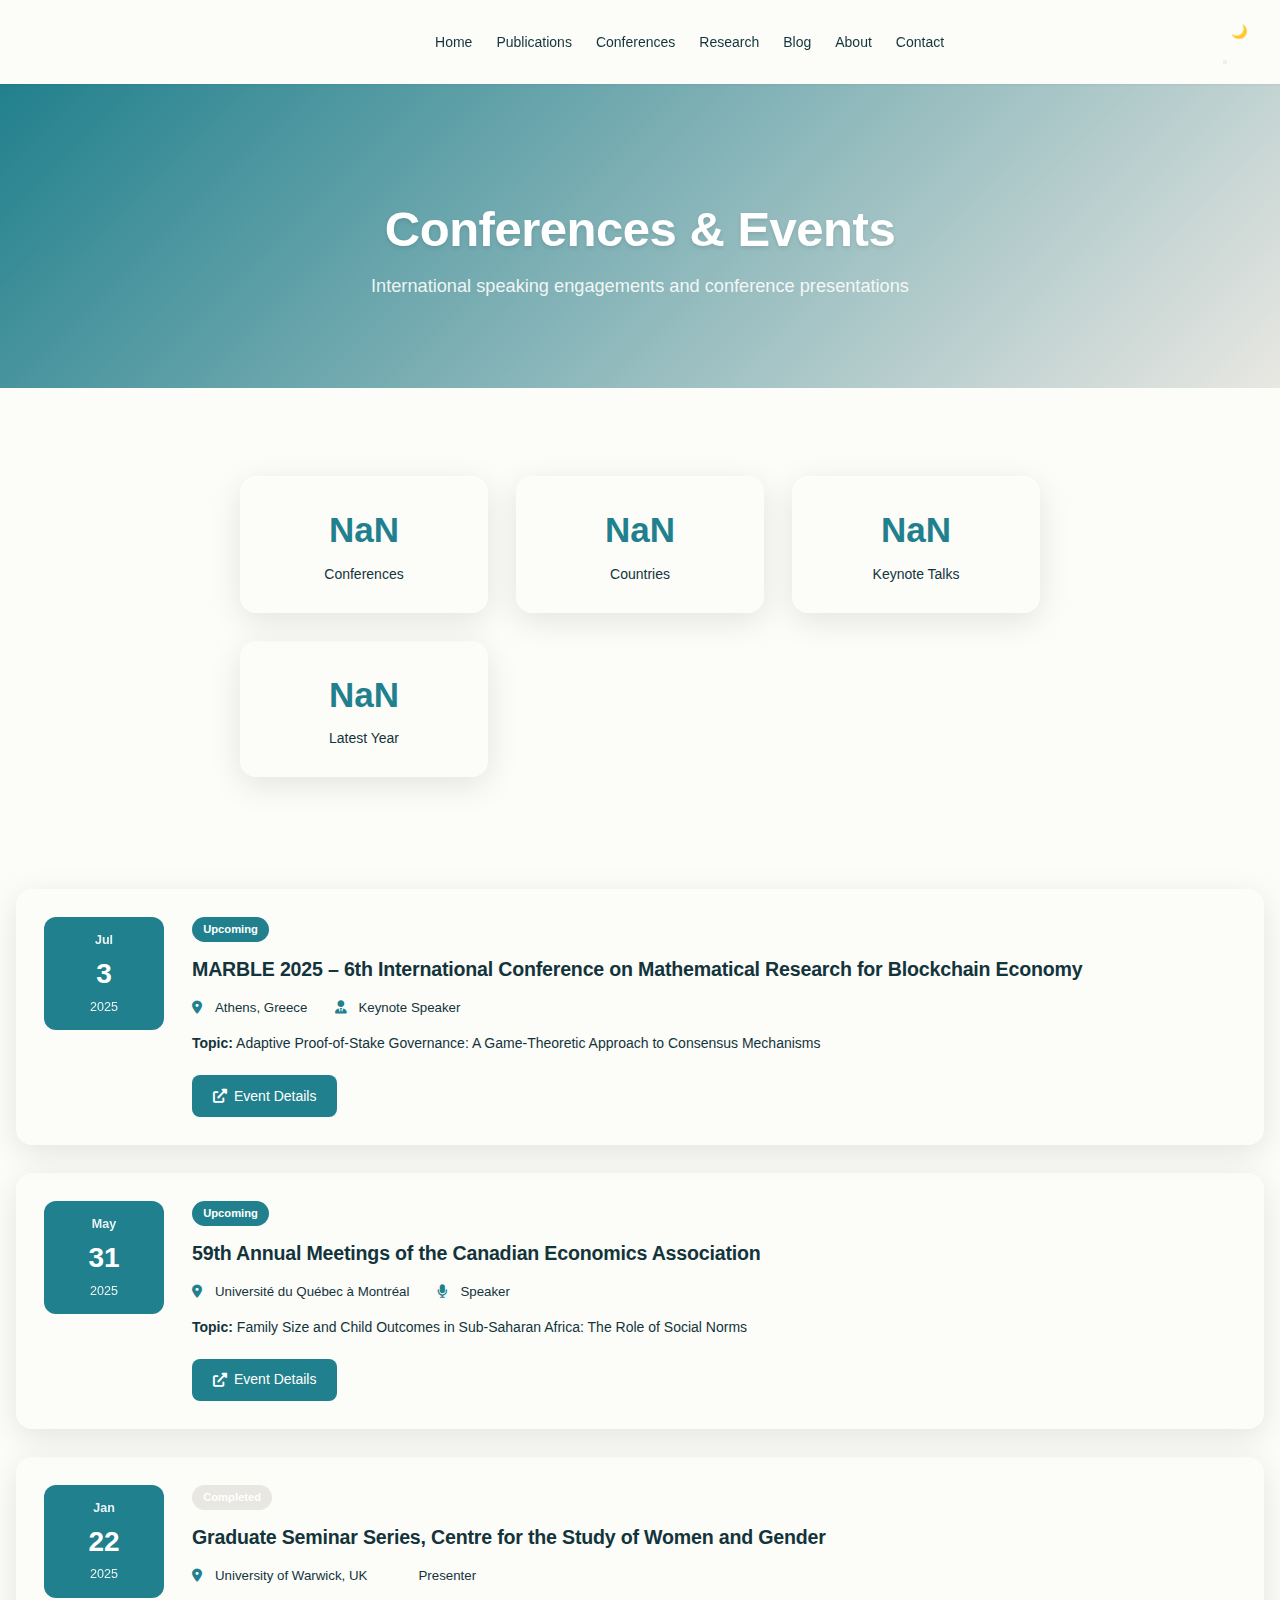
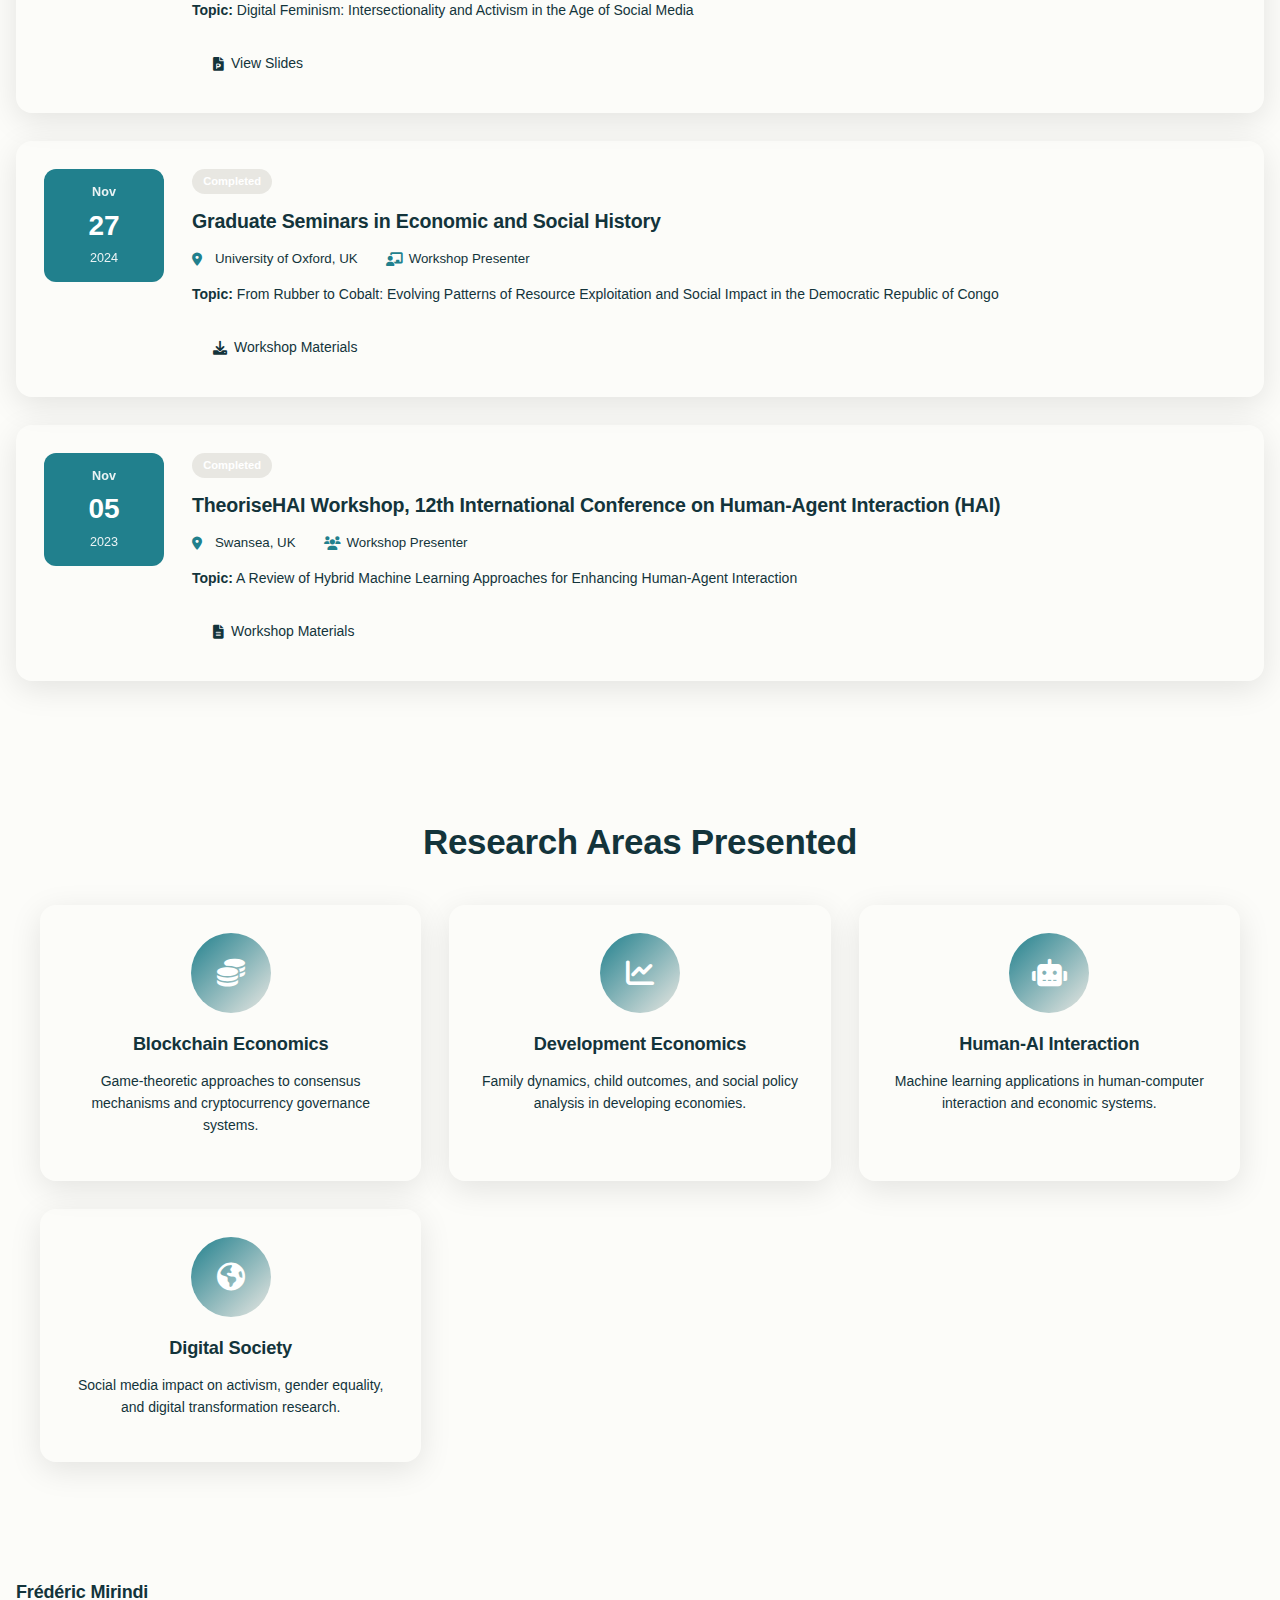
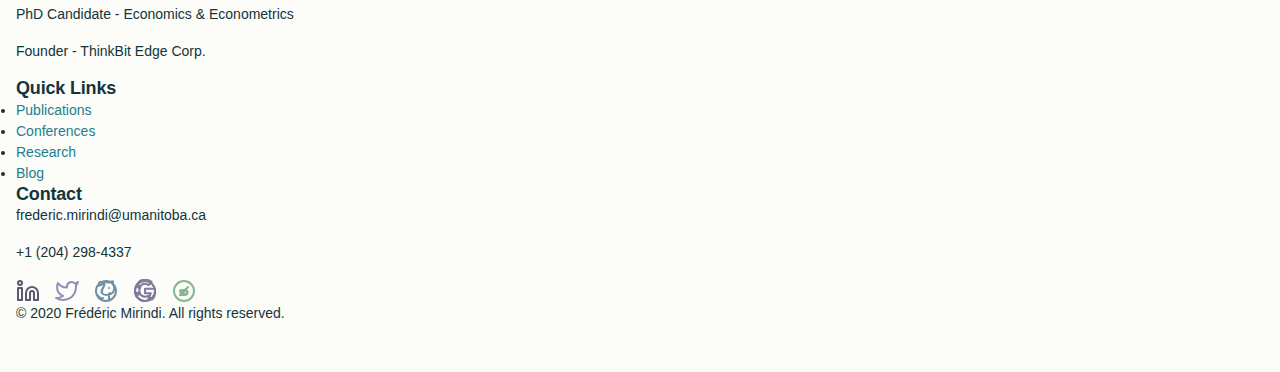
<file: conferences.html>
<!DOCTYPE html>
<html lang="en">
<head>
    <meta charset="UTF-8">
    <meta name="viewport" content="width=device-width, initial-scale=1.0">
    <title>Conferences & Events - Frédéric Mirindi</title>
    <link rel="icon" type="image/png" sizes="32x32" href="favicon-32x32.png">
    <meta name="description" content="Conference presentations and speaking engagements by Frédéric Mirindi - International conferences on economics, AI, and policy research.">
    <meta name="keywords" content="Conference Presentations, Speaking Engagements, Academic Conferences, Economics, AI Research, Frederic Mirindi">
    
    <!-- Stylesheets -->
    <link rel="stylesheet" href="style.css">
    <link rel="stylesheet" href="https://cdnjs.cloudflare.com/ajax/libs/font-awesome/6.0.0/css/all.min.css">
    <link rel="stylesheet" href="assets/css/profile-links-white.css">
    <link rel="stylesheet" href="assets/css/profile-icons-fix.css">
    <link rel="stylesheet" href="assets/css/icon-visibility.css">
    <link rel="stylesheet" href="assets/css/footer-icons-fix.css">
    
    <style>
    /* Conference-specific styles */
    .conferences-minimal-hero {
        background: linear-gradient(135deg, var(--color-primary) 0%, var(--color-secondary) 100%);
        padding: 6rem 0 4rem 0;
        text-align: center;
        position: relative;
        overflow: hidden;
    }
    
    .conferences-main-title {
        font-size: 3.5rem;
        font-weight: 700;
        color: white;
        margin-bottom: 1rem;
        text-shadow: 0 2px 4px rgba(0,0,0,0.1);
    }
    
    .conferences-subtitle {
        font-size: 1.3rem;
        color: rgba(255, 255, 255, 0.9);
        font-weight: 300;
        max-width: 600px;
        margin: 0 auto;
    }
    
    .conference-stats {
        padding: 4rem 0;
        background: var(--bg-secondary);
    }
    
    .stats-grid {
        display: grid;
        grid-template-columns: repeat(auto-fit, minmax(200px, 1fr));
        gap: 2rem;
        max-width: 800px;
        margin: 0 auto;
    }
    
    .stat-card {
        background: var(--bg-primary);
        padding: 2rem;
        border-radius: 16px;
        text-align: center;
        box-shadow: 0 8px 32px rgba(0,0,0,0.1);
        border: 1px solid var(--border-color);
        transition: transform 0.3s ease;
    }
    
    .stat-card:hover {
        transform: translateY(-4px);
    }
    
    .stat-number {
        font-size: 2.5rem;
        font-weight: 700;
        color: var(--color-primary);
        margin-bottom: 0.5rem;
    }
    
    .stat-label {
        color: var(--text-secondary);
        font-weight: 500;
    }
    
    .conferences-timeline {
        padding: 4rem 0;
    }
    
    .conference-card {
        display: flex;
        gap: 2rem;
        padding: 2rem;
        background: var(--bg-primary);
        border-radius: 16px;
        margin-bottom: 2rem;
        box-shadow: 0 8px 32px rgba(0,0,0,0.1);
        border: 1px solid var(--border-color);
        transition: all 0.3s ease;
        position: relative;
        overflow: hidden;
    }
    
    .conference-card:hover {
        transform: translateY(-2px);
        box-shadow: 0 12px 48px rgba(0,0,0,0.15);
    }
    
    .conference-date {
        flex-shrink: 0;
        text-align: center;
        padding: 1rem;
        background: var(--color-primary);
        color: white;
        border-radius: 12px;
        width: 120px;
        height: fit-content;
    }
    
    .conference-date .month {
        display: block;
        font-size: 0.9rem;
        font-weight: 600;
        opacity: 0.9;
    }
    
    .conference-date .day {
        display: block;
        font-size: 2rem;
        font-weight: 700;
        margin: 0.2rem 0;
    }
    
    .conference-date .year {
        display: block;
        font-size: 0.9rem;
        opacity: 0.9;
    }
    
    .conference-content {
        flex: 1;
    }
    
    .conference-status {
        display: inline-block;
        padding: 0.3rem 0.8rem;
        border-radius: 20px;
        font-size: 0.8rem;
        font-weight: 600;
        margin-bottom: 1rem;
    }
    
    .conference-status.upcoming {
        background: var(--color-success);
        color: white;
    }
    
    .conference-status.completed {
        background: var(--color-secondary);
        color: white;
    }
    
    .conference-card h3 {
        color: var(--text-primary);
        font-size: 1.4rem;
        font-weight: 600;
        margin-bottom: 1rem;
        line-height: 1.4;
    }
    
    .conference-details {
        display: flex;
        gap: 2rem;
        margin-bottom: 1rem;
        flex-wrap: wrap;
    }
    
    .detail-item {
        display: flex;
        align-items: center;
        gap: 0.5rem;
        color: var(--text-secondary);
        font-size: 0.95rem;
    }
    
    .detail-item i {
        color: var(--color-primary);
        width: 16px;
    }
    
    .conference-topic {
        color: var(--text-primary);
        margin-bottom: 1.5rem;
        line-height: 1.6;
    }
    
    .conference-actions {
        display: flex;
        gap: 1rem;
        flex-wrap: wrap;
    }
    
    .btn {
        display: inline-flex;
        align-items: center;
        gap: 0.5rem;
        padding: 0.75rem 1.5rem;
        border-radius: 8px;
        text-decoration: none;
        font-weight: 500;
        transition: all 0.3s ease;
        border: none;
        cursor: pointer;
    }
    
    .btn--primary {
        background: var(--color-primary);
        color: white;
    }
    
    .btn--primary:hover {
        background: var(--color-primary-dark);
        transform: translateY(-1px);
    }
    
    .btn--secondary {
        background: var(--bg-secondary);
        color: var(--text-primary);
        border: 1px solid var(--border-color);
    }
    
    .btn--secondary:hover {
        background: var(--color-secondary);
        color: white;
    }
    
    .conference-categories {
        padding: 4rem 0;
        background: var(--bg-secondary);
    }
    
    .conference-categories h2 {
        text-align: center;
        color: var(--text-primary);
        font-size: 2.5rem;
        font-weight: 700;
        margin-bottom: 3rem;
    }
    
    .categories-grid {
        display: grid;
        grid-template-columns: repeat(auto-fit, minmax(280px, 1fr));
        gap: 2rem;
        max-width: 1200px;
        margin: 0 auto;
    }
    
    .category-card {
        background: var(--bg-primary);
        padding: 2rem;
        border-radius: 16px;
        text-align: center;
        box-shadow: 0 8px 32px rgba(0,0,0,0.1);
        border: 1px solid var(--border-color);
        transition: transform 0.3s ease;
    }
    
    .category-card:hover {
        transform: translateY(-4px);
    }
    
    .category-icon {
        width: 80px;
        height: 80px;
        margin: 0 auto 1.5rem;
        background: linear-gradient(135deg, var(--color-primary), var(--color-secondary));
        border-radius: 50%;
        display: flex;
        align-items: center;
        justify-content: center;
        font-size: 2rem;
        color: white;
    }
    
    .category-card h3 {
        color: var(--text-primary);
        font-size: 1.3rem;
        font-weight: 600;
        margin-bottom: 1rem;
    }
    
    .category-card p {
        color: var(--text-secondary);
        line-height: 1.6;
    }
    
    @media (max-width: 768px) {
        .conference-card {
            flex-direction: column;
            text-align: center;
        }
        
        .conference-date {
            width: 100%;
            max-width: 200px;
            margin: 0 auto;
        }
        
        .conference-details {
            justify-content: center;
        }
        
        .conferences-main-title {
            font-size: 2.5rem;
        }
    }
    </style>
</head>
<body>

<!-- Navigation -->
<nav class="navbar" id="navbar">
    <div class="nav-container">
        <div class="nav-brand">
            <a href="index.html" style="text-decoration: none; color: inherit; outline: none;">
                <span class="hero-nom-clean">Frédéric Mirindi</span>
            </a>
        </div>
        <ul class="nav-menu" id="nav-menu">
            <li class="nav-item">
                <a href="index.html" class="nav-link">Home</a>
            </li>
            <li class="nav-item">
                <a href="publications.html" class="nav-link">Publications</a>
            </li>
            <li class="nav-item">
                <a href="conferences.html" class="nav-link active">Conferences</a>
            </li>
            <li class="nav-item">
                <a href="research.html" class="nav-link">Research</a>
            </li>
            <li class="nav-item">
                <a href="blog.html" class="nav-link">Blog</a>
            </li>
            <li class="nav-item">
                <a href="about.html" class="nav-link">About</a>
            </li>
            <li class="nav-item">
                <a href="contact.html" class="nav-link">Contact</a>
            </li>
        </ul>
        <div class="nav-controls">
            <button class="theme-toggle" id="theme-toggle" aria-label="Toggle theme">
                <span class="theme-icon">🌙</span>
            </button>
            <button class="nav-toggle" id="nav-toggle">
                <span class="bar"></span>
                <span class="bar"></span>
                <span class="bar"></span>
            </button>
        </div>
    </div>
</nav>

<!-- Main Content -->
<main class="main-content">
    <section class="page active">
        <!-- Hero Section -->
        <div class="conferences-minimal-hero">
            <div class="container">
                <h1 class="conferences-main-title">Conferences & Events</h1>
                <p class="conferences-subtitle">International speaking engagements and conference presentations</p>
            </div>
        </div>
        
        <div class="container">
            <!-- Conference Statistics -->
            <div class="conference-stats">
                <div class="stats-grid">
                    <div class="stat-card">
                        <div class="stat-number">13+</div>
                        <div class="stat-label">Conferences</div>
                    </div>
                    <div class="stat-card">
                        <div class="stat-number">8</div>
                        <div class="stat-label">Countries</div>
                    </div>
                    <div class="stat-card">
                        <div class="stat-number">5</div>
                        <div class="stat-label">Keynote Talks</div>
                    </div>
                    <div class="stat-card">
                        <div class="stat-number">2025</div>
                        <div class="stat-label">Latest Year</div>
                    </div>
                </div>
            </div>
            
            <!-- Conference Timeline -->
            <div class="conferences-timeline">
                <div class="conference-card">
                    <div class="conference-date">
                        <span class="month">Jul</span>
                        <span class="day">3</span>
                        <span class="year">2025</span>
                    </div>
                    <div class="conference-content">
                        <div class="conference-status upcoming">Upcoming</div>
                        <h3>MARBLE 2025 – 6th International Conference on Mathematical Research for Blockchain Economy</h3>
                        <div class="conference-details">
                            <div class="detail-item">
                                <i class="fas fa-map-marker-alt"></i>
                                <span>Athens, Greece</span>
                            </div>
                            <div class="detail-item">
                                <i class="fas fa-user-tie"></i>
                                <span>Keynote Speaker</span>
                            </div>
                        </div>
                        <p class="conference-topic">
                            <strong>Topic:</strong> Adaptive Proof-of-Stake Governance: A Game-Theoretic Approach to Consensus Mechanisms
                        </p>
                        <div class="conference-actions">
                            <a href="https://www.marble-conference.org/programme-2025" class="btn btn--primary" target="_blank" rel="noopener">
                                <i class="fas fa-external-link-alt"></i> Event Details
                            </a>
                        </div>
                    </div>
                </div>
                
                <div class="conference-card">
                    <div class="conference-date">
                        <span class="month">May</span>
                        <span class="day">31</span>
                        <span class="year">2025</span>
                    </div>
                    <div class="conference-content">
                        <div class="conference-status upcoming">Upcoming</div>
                        <h3>59th Annual Meetings of the Canadian Economics Association</h3>
                        <div class="conference-details">
                            <div class="detail-item">
                                <i class="fas fa-map-marker-alt"></i>
                                <span>Université du Québec à Montréal</span>
                            </div>
                            <div class="detail-item">
                                <i class="fas fa-microphone"></i>
                                <span>Speaker</span>
                            </div>
                        </div>
                        <p class="conference-topic">
                            <strong>Topic:</strong> Family Size and Child Outcomes in Sub-Saharan Africa: The Role of Social Norms
                        </p>
                        <div class="conference-actions">
                            <a href="https://www.economics.ca/event-6029611" class="btn btn--primary" target="_blank" rel="noopener">
                                <i class="fas fa-external-link-alt"></i> Event Details
                            </a>
                        </div>
                    </div>
                </div>
                
                <div class="conference-card">
                    <div class="conference-date">
                        <span class="month">Jan</span>
                        <span class="day">22</span>
                        <span class="year">2025</span>
                    </div>
                    <div class="conference-content">
                        <div class="conference-status completed">Completed</div>
                        <h3>Graduate Seminar Series, Centre for the Study of Women and Gender</h3>
                        <div class="conference-details">
                            <div class="detail-item">
                                <i class="fas fa-map-marker-alt"></i>
                                <span>University of Warwick, UK</span>
                            </div>
                            <div class="detail-item">
                                <i class="fas fa-presentation-screen"></i>
                                <span>Presenter</span>
                            </div>
                        </div>
                        <p class="conference-topic">
                            <strong>Topic:</strong> Digital Feminism: Intersectionality and Activism in the Age of Social Media
                        </p>
                        <div class="conference-actions">
                            <a href="https://warwick.ac.uk/fac/soc/sociology/research/gender/calendar/graduateseminars202425/session3/" class="btn btn--secondary" target="_blank" rel="noopener">
                                <i class="fas fa-file-powerpoint"></i> View Slides
                            </a>
                        </div>
                    </div>
                </div>
                
                <div class="conference-card">
                    <div class="conference-date">
                        <span class="month">Nov</span>
                        <span class="day">27</span>
                        <span class="year">2024</span>
                    </div>
                    <div class="conference-content">
                        <div class="conference-status completed">Completed</div>
                        <h3>Graduate Seminars in Economic and Social History</h3>
                        <div class="conference-details">
                            <div class="detail-item">
                                <i class="fas fa-map-marker-alt"></i>
                                <span>University of Oxford, UK</span>
                            </div>
                            <div class="detail-item">
                                <i class="fas fa-chalkboard-teacher"></i>
                                <span>Workshop Presenter</span>
                            </div>
                        </div>
                        <p class="conference-topic">
                            <strong>Topic:</strong> From Rubber to Cobalt: Evolving Patterns of Resource Exploitation and Social Impact in the Democratic Republic of Congo
                        </p>
                        <div class="conference-actions">
                            <a href="https://talks.ox.ac.uk/talks/persons/id/dcd41ec3-2797-42ad-bbef-5ab6ad55770d?format=txt" class="btn btn--secondary" target="_blank" rel="noopener">
                                <i class="fas fa-download"></i> Workshop Materials
                            </a>
                        </div>
                    </div>
                </div>

                <div class="conference-card">
                    <div class="conference-date">
                        <span class="month">Nov</span>
                        <span class="day">05</span>
                        <span class="year">2023</span>
                    </div>
                    <div class="conference-content">
                        <div class="conference-status completed">Completed</div>
                        <h3>TheoriseHAI Workshop, 12th International Conference on Human-Agent Interaction (HAI)</h3>
                        <div class="conference-details">
                            <div class="detail-item">
                                <i class="fas fa-map-marker-alt"></i>
                                <span>Swansea, UK</span>
                            </div>
                            <div class="detail-item">
                                <i class="fas fa-users"></i>
                                <span>Workshop Presenter</span>
                            </div>
                        </div>
                        <p class="conference-topic">
                            <strong>Topic:</strong> A Review of Hybrid Machine Learning Approaches for Enhancing Human-Agent Interaction
                        </p>
                        <div class="conference-actions">
                            <a href="https://sites.google.com/view/theorisehai/contributions" class="btn btn--secondary" target="_blank" rel="noopener">
                                <i class="fas fa-file-alt"></i> Workshop Materials
                            </a>
                        </div>
                    </div>
                </div>
            </div>
            
            <!-- Conference Categories -->
            <div class="conference-categories">
                <h2>Research Areas Presented</h2>
                <div class="categories-grid">
                    <div class="category-card">
                        <div class="category-icon">
                            <i class="fas fa-coins"></i>
                        </div>
                        <h3>Blockchain Economics</h3>
                        <p>Game-theoretic approaches to consensus mechanisms and cryptocurrency governance systems.</p>
                    </div>
                    <div class="category-card">
                        <div class="category-icon">
                            <i class="fas fa-chart-line"></i>
                        </div>
                        <h3>Development Economics</h3>
                        <p>Family dynamics, child outcomes, and social policy analysis in developing economies.</p>
                    </div>
                    <div class="category-card">
                        <div class="category-icon">
                            <i class="fas fa-robot"></i>
                        </div>
                        <h3>Human-AI Interaction</h3>
                        <p>Machine learning applications in human-computer interaction and economic systems.</p>
                    </div>
                    <div class="category-card">
                        <div class="category-icon">
                            <i class="fas fa-globe-americas"></i>
                        </div>
                        <h3>Digital Society</h3>
                        <p>Social media impact on activism, gender equality, and digital transformation research.</p>
                    </div>
                </div>
            </div>
        </div>
    </section>
</main>

<!-- Footer -->
<footer class="footer">
    <div class="container">
        <div class="footer-content">
            <div class="footer-section">
                <a href="index.html" style="text-decoration: none; color: inherit; outline: none;">
                    <h4>Frédéric Mirindi</h4>
                </a>
                <p>PhD Candidate - Economics &amp; Econometrics</p>
                <p>Founder - ThinkBit Edge Corp.</p>
            </div>
            <div class="footer-section">
                <h4>Quick Links</h4>
                <ul>
                    <li><a href="publications.html">Publications</a></li>
                    <li><a href="conferences.html">Conferences</a></li>
                    <li><a href="research.html">Research</a></li>
                    <li><a href="blog.html">Blog</a></li>
                </ul>
            </div>
            <div class="footer-section">
                <h4>Contact</h4>
                <p>frederic.mirindi@umanitoba.ca</p>
                <p>+1 (204) 298-4337</p>
                <div style="margin-top:10px; display:flex; gap:15px; align-items:center;">
                    <a href="https://www.linkedin.com/in/fredericmirindi" target="_blank" rel="noopener" title="LinkedIn">
                        <img src="images/linkedin-icon.svg" alt="LinkedIn" style="width:24px;height:24px;" class="footer-social-icon">
                    </a>
                    <a href="https://x.com/MirindiFrederic" target="_blank" rel="noopener" title="X">
                        <img src="images/x-icon.svg" alt="X" style="width:24px;height:24px;" class="footer-social-icon">
                    </a>
                    <a href="https://www.researchgate.net/profile/Frederic-Mirindi" target="_blank" rel="noopener" title="ResearchGate">
                        <img src="images/researchgate-icon.svg" alt="ResearchGate" style="width:24px;height:24px;" class="footer-academic-icon">
                    </a>
                    <a href="https://scholar.google.com/citations?hl=fr&user=K5--CxAAAAAJ&view_op=list_works&sortby=pubdate" target="_blank" rel="noopener" title="Google Scholar">
                        <img src="images/google-scholar-icon.svg" alt="Google Scholar" style="width:24px;height:24px;" class="footer-academic-icon">
                    </a>
                    <a href="https://orcid.org/0009-0001-1798-9914" target="_blank" rel="noopener" title="ORCID">
                        <img src="images/orcid-icon.svg" alt="ORCID iD" style="width:24px;height:24px;" class="footer-academic-icon">
                    </a>
                </div>
            </div>
        </div>
        <div class="footer-bottom">
            <p>&copy; 2020 Frédéric Mirindi. All rights reserved.</p>
        </div>
    </div>
</footer>

<!-- Scripts -->
<script src="app.js"></script>

</body>
</html>
</file>
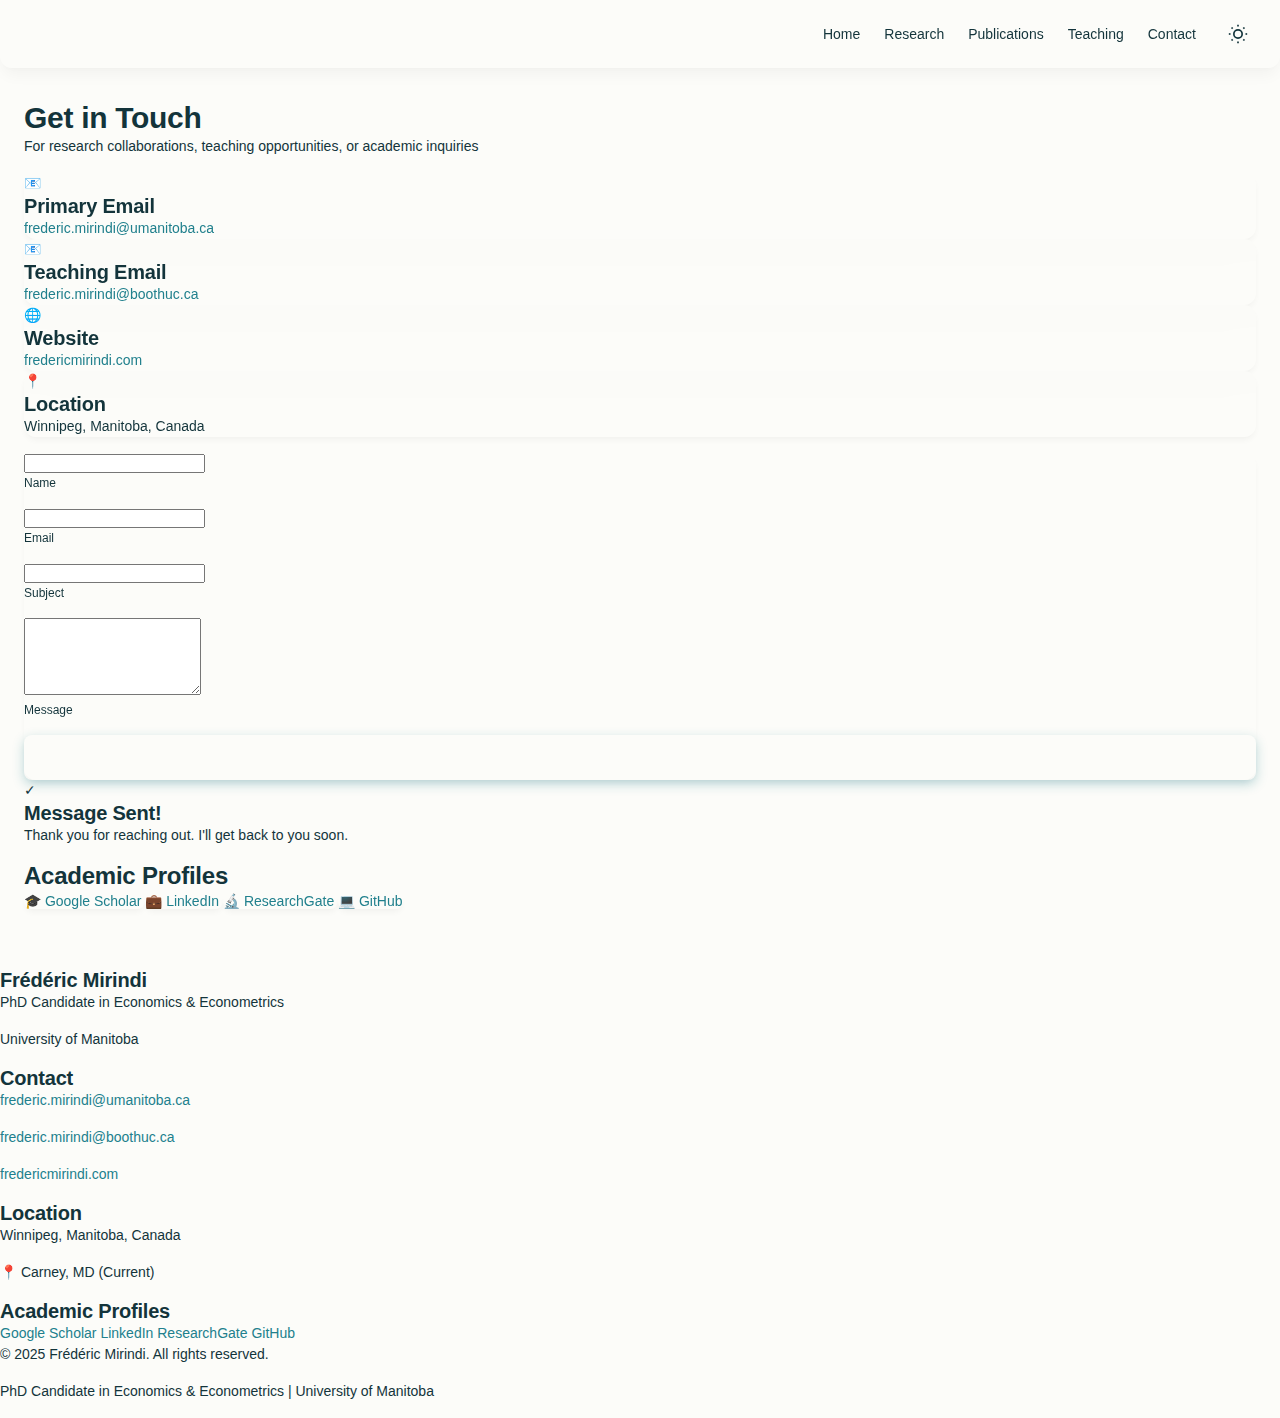
<file: contact.html>
<!DOCTYPE html>
<html lang="en" data-theme="light">
<head>
    <meta charset="UTF-8">
    <meta name="viewport" content="width=device-width, initial-scale=1.0">
    <title>Frédéric Mirindi - Contact</title>
    <link rel="stylesheet" href="style.css">
</head>
<body>
    <!-- Navigation -->
    <nav class="navbar glass" id="navbar">
        <div class="nav-container">
            <div class="nav-brand">Frédéric Mirindi</div>
            <button class="hamburger" id="hamburger" aria-label="Toggle menu">
                <span></span>
                <span></span>
                <span></span>
            </button>
            <ul class="nav-menu" id="navMenu">
                <li><a href="index.html" class="nav-link">Home</a></li>
                <li><a href="research.html" class="nav-link">Research</a></li>
                <li><a href="publications.html" class="nav-link">Publications</a></li>
                <li><a href="teaching.html" class="nav-link">Teaching</a></li>
                <li><a href="contact.html" class="nav-link active">Contact</a></li>
                <li>
                    <button class="theme-toggle" id="themeToggle" aria-label="Toggle theme">
                        <svg class="sun-icon" width="20" height="20" viewBox="0 0 24 24" fill="none" stroke="currentColor" stroke-width="2">
                            <circle cx="12" cy="12" r="5"></circle>
                            <line x1="12" y1="1" x2="12" y2="3"></line>
                            <line x1="12" y1="21" x2="12" y2="23"></line>
                            <line x1="4.22" y1="4.22" x2="5.64" y2="5.64"></line>
                            <line x1="18.36" y1="18.36" x2="19.78" y2="19.78"></line>
                            <line x1="1" y1="12" x2="3" y2="12"></line>
                            <line x1="21" y1="12" x2="23" y2="12"></line>
                            <line x1="4.22" y1="19.78" x2="5.64" y2="18.36"></line>
                            <line x1="18.36" y1="5.64" x2="19.78" y2="4.22"></line>
                        </svg>
                        <svg class="moon-icon" width="20" height="20" viewBox="0 0 24 24" fill="none" stroke="currentColor" stroke-width="2">
                            <path d="M21 12.79A9 9 0 1 1 11.21 3 7 7 0 0 0 21 12.79z"></path>
                        </svg>
                    </button>
                </li>
            </ul>
        </div>
    </nav>

    <!-- Main Content -->
    <main class="page active-page">
        <div class="container">
            <h1 class="page-title fade-in">Get in Touch</h1>
            <p class="page-subtitle fade-in">For research collaborations, teaching opportunities, or academic inquiries</p>

            <div class="contact-content">
                <div class="contact-info-section fade-up">
                    <div class="contact-card glass">
                        <div class="contact-icon">📧</div>
                        <h3>Primary Email</h3>
                        <a href="mailto:frederic.mirindi@umanitoba.ca">frederic.mirindi@umanitoba.ca</a>
                    </div>
                    <div class="contact-card glass">
                        <div class="contact-icon">📧</div>
                        <h3>Teaching Email</h3>
                        <a href="mailto:frederic.mirindi@boothuc.ca">frederic.mirindi@boothuc.ca</a>
                    </div>
                    <div class="contact-card glass">
                        <div class="contact-icon">🌐</div>
                        <h3>Website</h3>
                        <a href="https://fredericmirindi.com" target="_blank">fredericmirindi.com</a>
                    </div>
                    <div class="contact-card glass">
                        <div class="contact-icon">📍</div>
                        <h3>Location</h3>
                        <p>Winnipeg, Manitoba, Canada</p>
                    </div>
                </div>

                <div class="contact-form-section fade-up">
                    <form class="contact-form glass" id="contactForm">
                        <div class="form-group">
                            <input type="text" id="name" class="form-input" required>
                            <label for="name" class="form-label">Name</label>
                            <span class="form-error"></span>
                        </div>
                        <div class="form-group">
                            <input type="email" id="email" class="form-input" required>
                            <label for="email" class="form-label">Email</label>
                            <span class="form-error"></span>
                        </div>
                        <div class="form-group">
                            <input type="text" id="subject" class="form-input" required>
                            <label for="subject" class="form-label">Subject</label>
                            <span class="form-error"></span>
                        </div>
                        <div class="form-group">
                            <textarea id="message" class="form-input" rows="5" required></textarea>
                            <label for="message" class="form-label">Message</label>
                            <span class="form-error"></span>
                        </div>
                        <button type="submit" class="btn btn-primary btn-submit">
                            <span class="btn-text">Send Message</span>
                            <span class="btn-loader"></span>
                        </button>
                    </form>
                    <div class="form-success" id="formSuccess">
                        <div class="success-icon">✓</div>
                        <h3>Message Sent!</h3>
                        <p>Thank you for reaching out. I'll get back to you soon.</p>
                    </div>
                </div>
            </div>

            <!-- Social Links -->
            <div class="social-links fade-up">
                <h2 class="section-title">Academic Profiles</h2>
                <div class="social-grid">
                    <a href="#" class="social-link glass" target="_blank">
                        <span class="social-icon">🎓</span>
                        <span>Google Scholar</span>
                    </a>
                    <a href="#" class="social-link glass" target="_blank">
                        <span class="social-icon">💼</span>
                        <span>LinkedIn</span>
                    </a>
                    <a href="#" class="social-link glass" target="_blank">
                        <span class="social-icon">🔬</span>
                        <span>ResearchGate</span>
                    </a>
                    <a href="#" class="social-link glass" target="_blank">
                        <span class="social-icon">💻</span>
                        <span>GitHub</span>
                    </a>
                </div>
            </div>
        </div>
    </main>

    <!-- Footer -->
    <footer class="footer">
        <div class="footer-content">
            <div class="footer-section">
                <h3>Frédéric Mirindi</h3>
                <p>PhD Candidate in Economics &amp; Econometrics</p>
                <p>University of Manitoba</p>
            </div>
            <div class="footer-section">
                <h3>Contact</h3>
                <p><a href="mailto:frederic.mirindi@umanitoba.ca">frederic.mirindi@umanitoba.ca</a></p>
                <p><a href="mailto:frederic.mirindi@boothuc.ca">frederic.mirindi@boothuc.ca</a></p>
                <p><a href="https://fredericmirindi.com" target="_blank">fredericmirindi.com</a></p>
            </div>
            <div class="footer-section">
                <h3>Location</h3>
                <p>Winnipeg, Manitoba, Canada</p>
                <p>📍 Carney, MD (Current)</p>
            </div>
            <div class="footer-section">
                <h3>Academic Profiles</h3>
                <div class="footer-links">
                    <a href="#" target="_blank">Google Scholar</a>
                    <a href="#" target="_blank">LinkedIn</a>
                    <a href="#" target="_blank">ResearchGate</a>
                    <a href="#" target="_blank">GitHub</a>
                </div>
            </div>
        </div>
        <div class="footer-bottom">
            <p>&copy; 2025 Frédéric Mirindi. All rights reserved.</p>
            <p>PhD Candidate in Economics &amp; Econometrics | University of Manitoba</p>
        </div>
    </footer>

    <script src="app.js"></script>
</body>
</html>
</file>
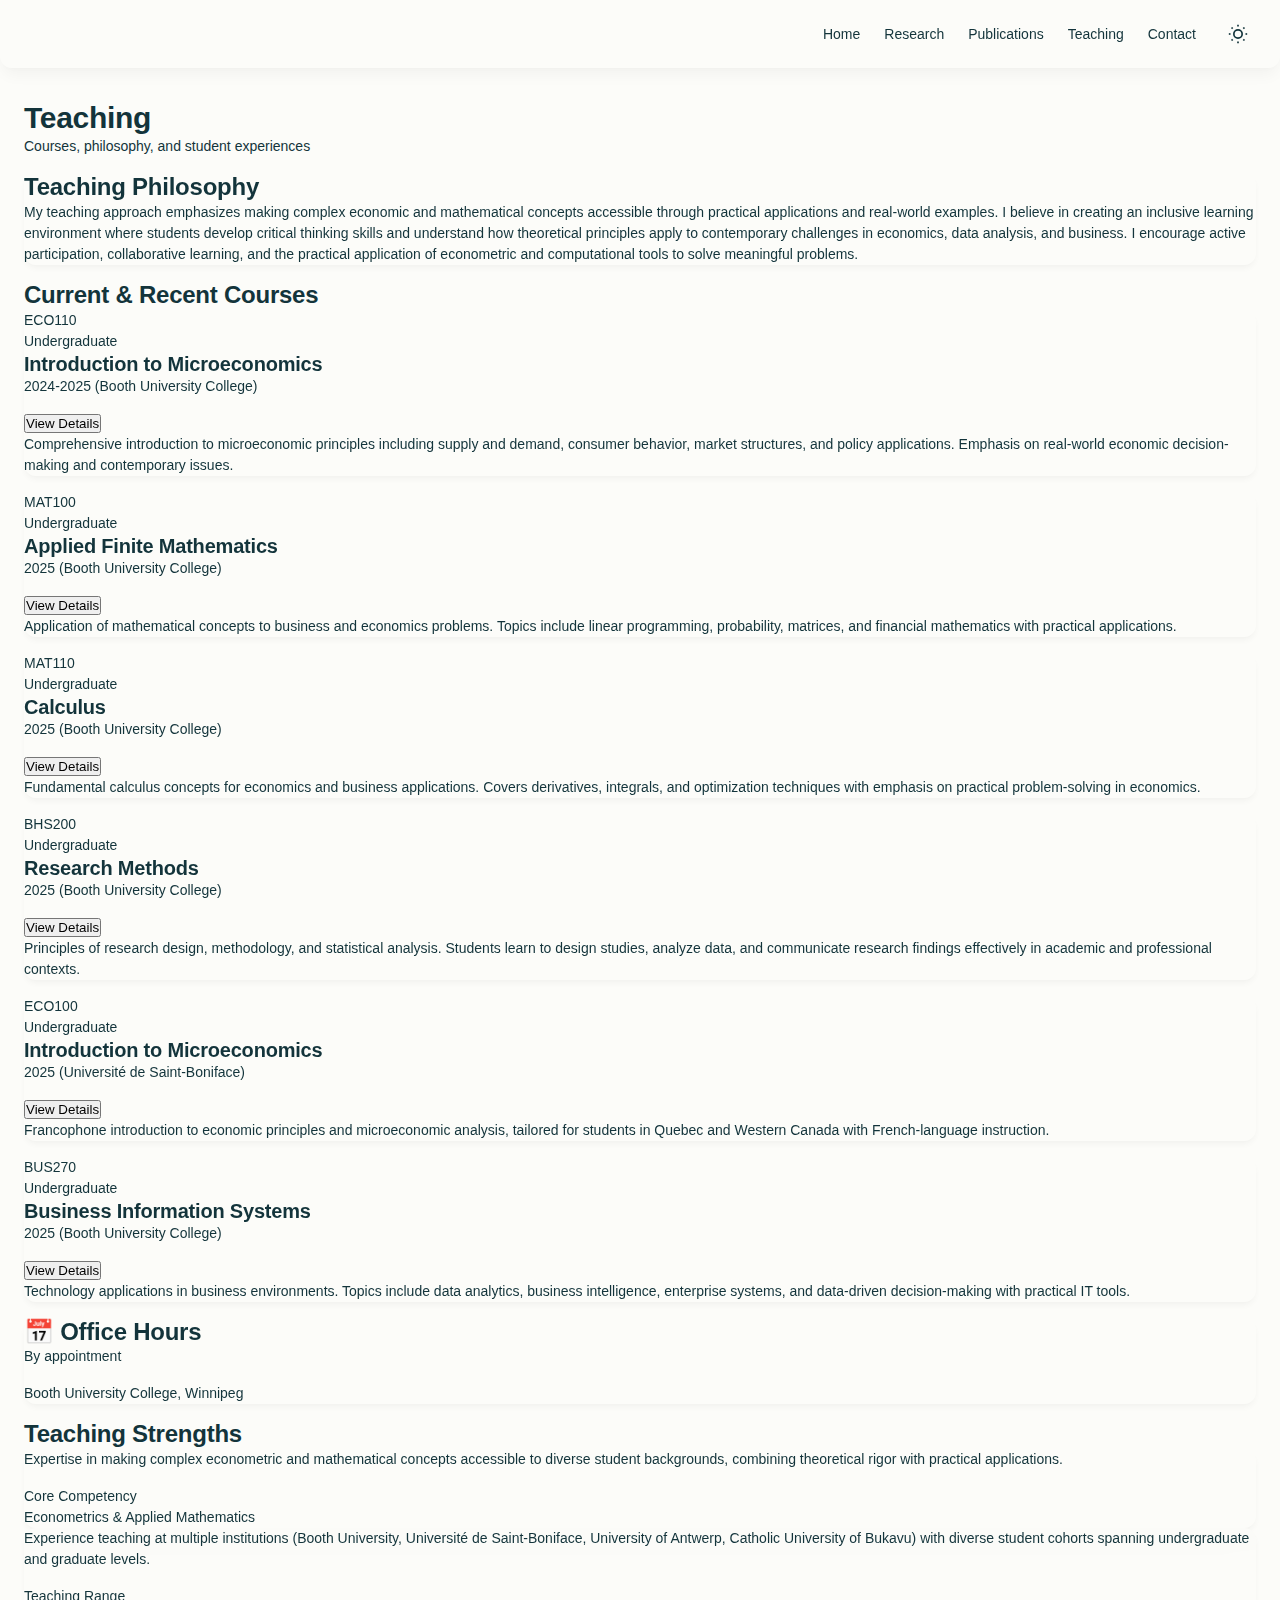
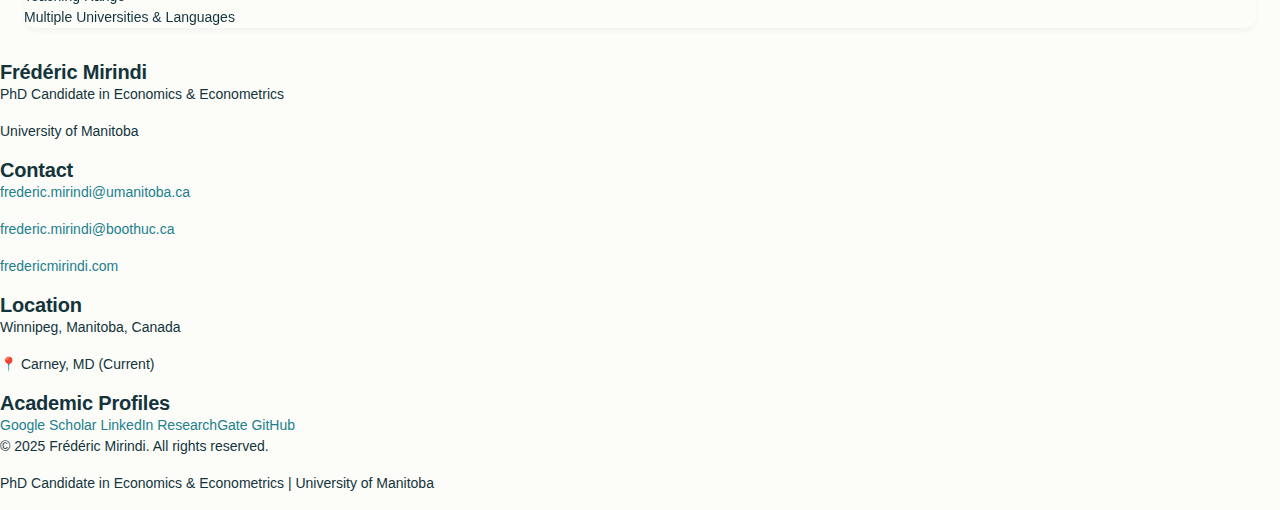
<file: teaching.html>
<!DOCTYPE html>
<html lang="en" data-theme="light">
<head>
    <meta charset="UTF-8">
    <meta name="viewport" content="width=device-width, initial-scale=1.0">
    <title>Frédéric Mirindi - Teaching</title>
    <link rel="stylesheet" href="style.css">
</head>
<body>
    <!-- Navigation -->
    <nav class="navbar glass" id="navbar">
        <div class="nav-container">
            <div class="nav-brand">Frédéric Mirindi</div>
            <button class="hamburger" id="hamburger" aria-label="Toggle menu">
                <span></span>
                <span></span>
                <span></span>
            </button>
            <ul class="nav-menu" id="navMenu">
                <li><a href="index.html" class="nav-link">Home</a></li>
                <li><a href="research.html" class="nav-link">Research</a></li>
                <li><a href="publications.html" class="nav-link">Publications</a></li>
                <li><a href="teaching.html" class="nav-link active">Teaching</a></li>
                <li><a href="contact.html" class="nav-link">Contact</a></li>
                <li>
                    <button class="theme-toggle" id="themeToggle" aria-label="Toggle theme">
                        <svg class="sun-icon" width="20" height="20" viewBox="0 0 24 24" fill="none" stroke="currentColor" stroke-width="2">
                            <circle cx="12" cy="12" r="5"></circle>
                            <line x1="12" y1="1" x2="12" y2="3"></line>
                            <line x1="12" y1="21" x2="12" y2="23"></line>
                            <line x1="4.22" y1="4.22" x2="5.64" y2="5.64"></line>
                            <line x1="18.36" y1="18.36" x2="19.78" y2="19.78"></line>
                            <line x1="1" y1="12" x2="3" y2="12"></line>
                            <line x1="21" y1="12" x2="23" y2="12"></line>
                            <line x1="4.22" y1="19.78" x2="5.64" y2="18.36"></line>
                            <line x1="18.36" y1="5.64" x2="19.78" y2="4.22"></line>
                        </svg>
                        <svg class="moon-icon" width="20" height="20" viewBox="0 0 24 24" fill="none" stroke="currentColor" stroke-width="2">
                            <path d="M21 12.79A9 9 0 1 1 11.21 3 7 7 0 0 0 21 12.79z"></path>
                        </svg>
                    </button>
                </li>
            </ul>
        </div>
    </nav>

    <!-- Main Content -->
    <main class="page active-page">
        <div class="container">
            <h1 class="page-title fade-in">Teaching</h1>
            <p class="page-subtitle fade-in">Courses, philosophy, and student experiences</p>

            <!-- Teaching Philosophy -->
            <div class="teaching-philosophy glass fade-up">
                <h2>Teaching Philosophy</h2>
                <p>My teaching approach emphasizes making complex economic and mathematical concepts accessible through practical applications and real-world examples. I believe in creating an inclusive learning environment where students develop critical thinking skills and understand how theoretical principles apply to contemporary challenges in economics, data analysis, and business. I encourage active participation, collaborative learning, and the practical application of econometric and computational tools to solve meaningful problems.</p>
            </div>

            <!-- Courses -->
            <div class="courses-section fade-up">
                <h2 class="section-title">Current &amp; Recent Courses</h2>
                <div class="courses-grid">
                    <div class="course-card glass">
                        <div class="course-header">
                            <div class="course-code">ECO110</div>
                            <div class="course-level">Undergraduate</div>
                        </div>
                        <h3 class="course-title">Introduction to Microeconomics</h3>
                        <p class="course-semester">2024-2025 (Booth University College)</p>
                        <button class="course-expand-btn">View Details</button>
                        <div class="course-details">
                            <p>Comprehensive introduction to microeconomic principles including supply and demand, consumer behavior, market structures, and policy applications. Emphasis on real-world economic decision-making and contemporary issues.</p>
                        </div>
                    </div>

                    <div class="course-card glass">
                        <div class="course-header">
                            <div class="course-code">MAT100</div>
                            <div class="course-level">Undergraduate</div>
                        </div>
                        <h3 class="course-title">Applied Finite Mathematics</h3>
                        <p class="course-semester">2025 (Booth University College)</p>
                        <button class="course-expand-btn">View Details</button>
                        <div class="course-details">
                            <p>Application of mathematical concepts to business and economics problems. Topics include linear programming, probability, matrices, and financial mathematics with practical applications.</p>
                        </div>
                    </div>

                    <div class="course-card glass">
                        <div class="course-header">
                            <div class="course-code">MAT110</div>
                            <div class="course-level">Undergraduate</div>
                        </div>
                        <h3 class="course-title">Calculus</h3>
                        <p class="course-semester">2025 (Booth University College)</p>
                        <button class="course-expand-btn">View Details</button>
                        <div class="course-details">
                            <p>Fundamental calculus concepts for economics and business applications. Covers derivatives, integrals, and optimization techniques with emphasis on practical problem-solving in economics.</p>
                        </div>
                    </div>

                    <div class="course-card glass">
                        <div class="course-header">
                            <div class="course-code">BHS200</div>
                            <div class="course-level">Undergraduate</div>
                        </div>
                        <h3 class="course-title">Research Methods</h3>
                        <p class="course-semester">2025 (Booth University College)</p>
                        <button class="course-expand-btn">View Details</button>
                        <div class="course-details">
                            <p>Principles of research design, methodology, and statistical analysis. Students learn to design studies, analyze data, and communicate research findings effectively in academic and professional contexts.</p>
                        </div>
                    </div>

                    <div class="course-card glass">
                        <div class="course-header">
                            <div class="course-code">ECO100</div>
                            <div class="course-level">Undergraduate</div>
                        </div>
                        <h3 class="course-title">Introduction to Microeconomics</h3>
                        <p class="course-semester">2025 (Université de Saint-Boniface)</p>
                        <button class="course-expand-btn">View Details</button>
                        <div class="course-details">
                            <p>Francophone introduction to economic principles and microeconomic analysis, tailored for students in Quebec and Western Canada with French-language instruction.</p>
                        </div>
                    </div>

                    <div class="course-card glass">
                        <div class="course-header">
                            <div class="course-code">BUS270</div>
                            <div class="course-level">Undergraduate</div>
                        </div>
                        <h3 class="course-title">Business Information Systems</h3>
                        <p class="course-semester">2025 (Booth University College)</p>
                        <button class="course-expand-btn">View Details</button>
                        <div class="course-details">
                            <p>Technology applications in business environments. Topics include data analytics, business intelligence, enterprise systems, and data-driven decision-making with practical IT tools.</p>
                        </div>
                    </div>
                </div>
            </div>

            <!-- Office Hours -->
            <div class="office-hours glass fade-up">
                <h2>📅 Office Hours</h2>
                <p class="office-hours-time">By appointment</p>
                <p class="office-hours-location">Booth University College, Winnipeg</p>
            </div>

            <!-- Testimonials -->
            <div class="testimonials-section fade-up">
                <h2 class="section-title">Teaching Strengths</h2>
                <div class="testimonials-carousel">
                    <div class="testimonial-card glass active">
                        <p class="testimonial-text">Expertise in making complex econometric and mathematical concepts accessible to diverse student backgrounds, combining theoretical rigor with practical applications.</p>
                        <div class="testimonial-author">
                            <div class="author-name">Core Competency</div>
                            <div class="author-program">Econometrics &amp; Applied Mathematics</div>
                        </div>
                    </div>
                    <div class="testimonial-card glass">
                        <p class="testimonial-text">Experience teaching at multiple institutions (Booth University, Université de Saint-Boniface, University of Antwerp, Catholic University of Bukavu) with diverse student cohorts spanning undergraduate and graduate levels.</p>
                        <div class="testimonial-author">
                            <div class="author-name">Teaching Range</div>
                            <div class="author-program">Multiple Universities &amp; Languages</div>
                        </div>
                    </div>
                </div>
                <div class="testimonial-dots">
                    <span class="dot active" data-index="0"></span>
                    <span class="dot" data-index="1"></span>
                </div>
            </div>
        </div>
    </main>

    <!-- Footer -->
    <footer class="footer">
        <div class="footer-content">
            <div class="footer-section">
                <h3>Frédéric Mirindi</h3>
                <p>PhD Candidate in Economics &amp; Econometrics</p>
                <p>University of Manitoba</p>
            </div>
            <div class="footer-section">
                <h3>Contact</h3>
                <p><a href="mailto:frederic.mirindi@umanitoba.ca">frederic.mirindi@umanitoba.ca</a></p>
                <p><a href="mailto:frederic.mirindi@boothuc.ca">frederic.mirindi@boothuc.ca</a></p>
                <p><a href="https://fredericmirindi.com" target="_blank">fredericmirindi.com</a></p>
            </div>
            <div class="footer-section">
                <h3>Location</h3>
                <p>Winnipeg, Manitoba, Canada</p>
                <p>📍 Carney, MD (Current)</p>
            </div>
            <div class="footer-section">
                <h3>Academic Profiles</h3>
                <div class="footer-links">
                    <a href="#" target="_blank">Google Scholar</a>
                    <a href="#" target="_blank">LinkedIn</a>
                    <a href="#" target="_blank">ResearchGate</a>
                    <a href="#" target="_blank">GitHub</a>
                </div>
            </div>
        </div>
        <div class="footer-bottom">
            <p>&copy; 2025 Frédéric Mirindi. All rights reserved.</p>
            <p>PhD Candidate in Economics &amp; Econometrics | University of Manitoba</p>
        </div>
    </footer>

    <script src="app.js"></script>
</body>
</html>
</file>
<file: style.css>
:root {
  /* Primitive Color Tokens */
  --color-white: rgba(255, 255, 255, 1);
  --color-black: rgba(0, 0, 0, 1);
  --color-cream-50: rgba(252, 252, 249, 1);
  --color-cream-100: rgba(255, 255, 253, 1);
  --color-gray-200: rgba(245, 245, 245, 1);
  --color-gray-300: rgba(167, 169, 169, 1);
  --color-gray-400: rgba(119, 124, 124, 1);
  --color-slate-500: rgba(98, 108, 113, 1);
  --color-brown-600: rgba(94, 82, 64, 1);
  --color-charcoal-700: rgba(31, 33, 33, 1);
  --color-charcoal-800: rgba(38, 40, 40, 1);
  --color-slate-900: rgba(19, 52, 59, 1);
  --color-teal-300: rgba(50, 184, 198, 1);
  --color-teal-400: rgba(45, 166, 178, 1);
  --color-teal-500: rgba(33, 128, 141, 1);
  --color-teal-600: rgba(29, 116, 128, 1);
  --color-teal-700: rgba(26, 104, 115, 1);
  --color-teal-800: rgba(41, 150, 161, 1);
  --color-red-400: rgba(255, 84, 89, 1);
  --color-red-500: rgba(192, 21, 47, 1);
  --color-orange-400: rgba(230, 129, 97, 1);
  --color-orange-500: rgba(168, 75, 47, 1);

  /* RGB versions for opacity control */
  --color-brown-600-rgb: 94, 82, 64;
  --color-teal-500-rgb: 33, 128, 141;
  --color-slate-900-rgb: 19, 52, 59;
  --color-slate-500-rgb: 98, 108, 113;
  --color-red-500-rgb: 192, 21, 47;
  --color-red-400-rgb: 255, 84, 89;
  --color-orange-500-rgb: 168, 75, 47;
  --color-orange-400-rgb: 230, 129, 97;

  /* Background color tokens (Light Mode) */
  --color-bg-1: rgba(59, 130, 246, 0.08); /* Light blue */
  --color-bg-2: rgba(245, 158, 11, 0.08); /* Light yellow */
  --color-bg-3: rgba(34, 197, 94, 0.08); /* Light green */
  --color-bg-4: rgba(239, 68, 68, 0.08); /* Light red */
  --color-bg-5: rgba(147, 51, 234, 0.08); /* Light purple */
  --color-bg-6: rgba(249, 115, 22, 0.08); /* Light orange */
  --color-bg-7: rgba(236, 72, 153, 0.08); /* Light pink */
  --color-bg-8: rgba(6, 182, 212, 0.08); /* Light cyan */

  /* Semantic Color Tokens (Light Mode) */
  --color-background: var(--color-cream-50);
  --color-surface: var(--color-cream-100);
  --color-text: var(--color-slate-900);
  --color-text-secondary: var(--color-slate-500);
  --color-primary: var(--color-teal-500);
  --color-primary-hover: var(--color-teal-600);
  --color-primary-active: var(--color-teal-700);
  --color-secondary: rgba(var(--color-brown-600-rgb), 0.12);
  --color-secondary-hover: rgba(var(--color-brown-600-rgb), 0.2);
  --color-secondary-active: rgba(var(--color-brown-600-rgb), 0.25);
  --color-border: rgba(var(--color-brown-600-rgb), 0.2);
  --color-btn-primary-text: var(--color-cream-50);
  --color-card-border: rgba(var(--color-brown-600-rgb), 0.12);
  --color-card-border-inner: rgba(var(--color-brown-600-rgb), 0.12);
  --color-error: var(--color-red-500);
  --color-success: var(--color-teal-500);
  --color-warning: var(--color-orange-500);
  --color-info: var(--color-slate-500);
  --color-focus-ring: rgba(var(--color-teal-500-rgb), 0.4);
  --color-select-caret: rgba(var(--color-slate-900-rgb), 0.8);

  /* Common style patterns */
  --focus-ring: 0 0 0 3px var(--color-focus-ring);
  --focus-outline: 2px solid var(--color-primary);
  --status-bg-opacity: 0.15;
  --status-border-opacity: 0.25;
  --select-caret-light: url("data:image/svg+xml,%3Csvg xmlns='http://www.w3.org/2000/svg' width='16' height='16' viewBox='0 0 24 24' fill='none' stroke='%23134252' stroke-width='2' stroke-linecap='round' stroke-linejoin='round'%3E%3Cpolyline points='6 9 12 15 18 9'%3E%3C/polyline%3E%3C/svg%3E");
  --select-caret-dark: url("data:image/svg+xml,%3Csvg xmlns='http://www.w3.org/2000/svg' width='16' height='16' viewBox='0 0 24 24' fill='none' stroke='%23f5f5f5' stroke-width='2' stroke-linecap='round' stroke-linejoin='round'%3E%3Cpolyline points='6 9 12 15 18 9'%3E%3C/polyline%3E%3C/svg%3E");

  /* RGB versions for opacity control */
  --color-success-rgb: 33, 128, 141;
  --color-error-rgb: 192, 21, 47;
  --color-warning-rgb: 168, 75, 47;
  --color-info-rgb: 98, 108, 113;

  /* Typography */
  --font-family-base: "FKGroteskNeue", "Geist", "Inter", -apple-system,
    BlinkMacSystemFont, "Segoe UI", Roboto, sans-serif;
  --font-family-mono: "Berkeley Mono", ui-monospace, SFMono-Regular, Menlo,
    Monaco, Consolas, monospace;
  --font-size-xs: 11px;
  --font-size-sm: 12px;
  --font-size-base: 14px;
  --font-size-md: 14px;
  --font-size-lg: 16px;
  --font-size-xl: 18px;
  --font-size-2xl: 20px;
  --font-size-3xl: 24px;
  --font-size-4xl: 30px;
  --font-weight-normal: 400;
  --font-weight-medium: 500;
  --font-weight-semibold: 550;
  --font-weight-bold: 600;
  --line-height-tight: 1.2;
  --line-height-normal: 1.5;
  --letter-spacing-tight: -0.01em;

  /* Spacing */
  --space-0: 0;
  --space-1: 1px;
  --space-2: 2px;
  --space-4: 4px;
  --space-6: 6px;
  --space-8: 8px;
  --space-10: 10px;
  --space-12: 12px;
  --space-16: 16px;
  --space-20: 20px;
  --space-24: 24px;
  --space-32: 32px;

  /* Border Radius */
  --radius-sm: 6px;
  --radius-base: 8px;
  --radius-md: 10px;
  --radius-lg: 12px;
  --radius-full: 9999px;

  /* Shadows */
  --shadow-xs: 0 1px 2px rgba(0, 0, 0, 0.02);
  --shadow-sm: 0 1px 3px rgba(0, 0, 0, 0.04), 0 1px 2px rgba(0, 0, 0, 0.02);
  --shadow-md: 0 4px 6px -1px rgba(0, 0, 0, 0.04),
    0 2px 4px -1px rgba(0, 0, 0, 0.02);
  --shadow-lg: 0 10px 15px -3px rgba(0, 0, 0, 0.04),
    0 4px 6px -2px rgba(0, 0, 0, 0.02);
  --shadow-inset-sm: inset 0 1px 0 rgba(255, 255, 255, 0.15),
    inset 0 -1px 0 rgba(0, 0, 0, 0.03);

  /* Animation */
  --duration-fast: 150ms;
  --duration-normal: 250ms;
  --ease-standard: cubic-bezier(0.16, 1, 0.3, 1);

  /* Layout */
  --container-sm: 640px;
  --container-md: 768px;
  --container-lg: 1024px;
  --container-xl: 1280px;
}

/* Dark mode colors */
@media (prefers-color-scheme: dark) {
  :root {
    /* RGB versions for opacity control (Dark Mode) */
    --color-gray-400-rgb: 119, 124, 124;
    --color-teal-300-rgb: 50, 184, 198;
    --color-gray-300-rgb: 167, 169, 169;
    --color-gray-200-rgb: 245, 245, 245;

    /* Background color tokens (Dark Mode) */
    --color-bg-1: rgba(29, 78, 216, 0.15); /* Dark blue */
    --color-bg-2: rgba(180, 83, 9, 0.15); /* Dark yellow */
    --color-bg-3: rgba(21, 128, 61, 0.15); /* Dark green */
    --color-bg-4: rgba(185, 28, 28, 0.15); /* Dark red */
    --color-bg-5: rgba(107, 33, 168, 0.15); /* Dark purple */
    --color-bg-6: rgba(194, 65, 12, 0.15); /* Dark orange */
    --color-bg-7: rgba(190, 24, 93, 0.15); /* Dark pink */
    --color-bg-8: rgba(8, 145, 178, 0.15); /* Dark cyan */

    /* Semantic Color Tokens (Dark Mode) */
    --color-background: var(--color-charcoal-700);
    --color-surface: var(--color-charcoal-800);
    --color-text: var(--color-gray-200);
    --color-text-secondary: rgba(var(--color-gray-300-rgb), 0.7);
    --color-primary: var(--color-teal-300);
    --color-primary-hover: var(--color-teal-400);
    --color-primary-active: var(--color-teal-800);
    --color-secondary: rgba(var(--color-gray-400-rgb), 0.15);
    --color-secondary-hover: rgba(var(--color-gray-400-rgb), 0.25);
    --color-secondary-active: rgba(var(--color-gray-400-rgb), 0.3);
    --color-border: rgba(var(--color-gray-400-rgb), 0.3);
    --color-error: var(--color-red-400);
    --color-success: var(--color-teal-300);
    --color-warning: var(--color-orange-400);
    --color-info: var(--color-gray-300);
    --color-focus-ring: rgba(var(--color-teal-300-rgb), 0.4);
    --color-btn-primary-text: var(--color-slate-900);
    --color-card-border: rgba(var(--color-gray-400-rgb), 0.2);
    --color-card-border-inner: rgba(var(--color-gray-400-rgb), 0.15);
    --shadow-inset-sm: inset 0 1px 0 rgba(255, 255, 255, 0.1),
      inset 0 -1px 0 rgba(0, 0, 0, 0.15);
    --button-border-secondary: rgba(var(--color-gray-400-rgb), 0.2);
    --color-border-secondary: rgba(var(--color-gray-400-rgb), 0.2);
    --color-select-caret: rgba(var(--color-gray-200-rgb), 0.8);

    /* Common style patterns - updated for dark mode */
    --focus-ring: 0 0 0 3px var(--color-focus-ring);
    --focus-outline: 2px solid var(--color-primary);
    --status-bg-opacity: 0.15;
    --status-border-opacity: 0.25;
    --select-caret-light: url("data:image/svg+xml,%3Csvg xmlns='http://www.w3.org/2000/svg' width='16' height='16' viewBox='0 0 24 24' fill='none' stroke='%23134252' stroke-width='2' stroke-linecap='round' stroke-linejoin='round'%3E%3Cpolyline points='6 9 12 15 18 9'%3E%3C/polyline%3E%3C/svg%3E");
    --select-caret-dark: url("data:image/svg+xml,%3Csvg xmlns='http://www.w3.org/2000/svg' width='16' height='16' viewBox='0 0 24 24' fill='none' stroke='%23f5f5f5' stroke-width='2' stroke-linecap='round' stroke-linejoin='round'%3E%3Cpolyline points='6 9 12 15 18 9'%3E%3C/polyline%3E%3C/svg%3E");

    /* RGB versions for dark mode */
    --color-success-rgb: var(--color-teal-300-rgb);
    --color-error-rgb: var(--color-red-400-rgb);
    --color-warning-rgb: var(--color-orange-400-rgb);
    --color-info-rgb: var(--color-gray-300-rgb);
  }
}

/* Data attribute for manual theme switching */
[data-color-scheme="dark"] {
  /* RGB versions for opacity control (dark mode) */
  --color-gray-400-rgb: 119, 124, 124;
  --color-teal-300-rgb: 50, 184, 198;
  --color-gray-300-rgb: 167, 169, 169;
  --color-gray-200-rgb: 245, 245, 245;

  /* Colorful background palette - Dark Mode */
  --color-bg-1: rgba(29, 78, 216, 0.15); /* Dark blue */
  --color-bg-2: rgba(180, 83, 9, 0.15); /* Dark yellow */
  --color-bg-3: rgba(21, 128, 61, 0.15); /* Dark green */
  --color-bg-4: rgba(185, 28, 28, 0.15); /* Dark red */
  --color-bg-5: rgba(107, 33, 168, 0.15); /* Dark purple */
  --color-bg-6: rgba(194, 65, 12, 0.15); /* Dark orange */
  --color-bg-7: rgba(190, 24, 93, 0.15); /* Dark pink */
  --color-bg-8: rgba(8, 145, 178, 0.15); /* Dark cyan */

  /* Semantic Color Tokens (Dark Mode) */
  --color-background: var(--color-charcoal-700);
  --color-surface: var(--color-charcoal-800);
  --color-text: var(--color-gray-200);
  --color-text-secondary: rgba(var(--color-gray-300-rgb), 0.7);
  --color-primary: var(--color-teal-300);
  --color-primary-hover: var(--color-teal-400);
  --color-primary-active: var(--color-teal-800);
  --color-secondary: rgba(var(--color-gray-400-rgb), 0.15);
  --color-secondary-hover: rgba(var(--color-gray-400-rgb), 0.25);
  --color-secondary-active: rgba(var(--color-gray-400-rgb), 0.3);
  --color-border: rgba(var(--color-gray-400-rgb), 0.3);
  --color-error: var(--color-red-400);
  --color-success: var(--color-teal-300);
  --color-warning: var(--color-orange-400);
  --color-info: var(--color-gray-300);
  --color-focus-ring: rgba(var(--color-teal-300-rgb), 0.4);
  --color-btn-primary-text: var(--color-slate-900);
  --color-card-border: rgba(var(--color-gray-400-rgb), 0.15);
  --color-card-border-inner: rgba(var(--color-gray-400-rgb), 0.15);
  --shadow-inset-sm: inset 0 1px 0 rgba(255, 255, 255, 0.1),
    inset 0 -1px 0 rgba(0, 0, 0, 0.15);
  --color-border-secondary: rgba(var(--color-gray-400-rgb), 0.2);
  --color-select-caret: rgba(var(--color-gray-200-rgb), 0.8);

  /* Common style patterns - updated for dark mode */
  --focus-ring: 0 0 0 3px var(--color-focus-ring);
  --focus-outline: 2px solid var(--color-primary);
  --status-bg-opacity: 0.15;
  --status-border-opacity: 0.25;
  --select-caret-light: url("data:image/svg+xml,%3Csvg xmlns='http://www.w3.org/2000/svg' width='16' height='16' viewBox='0 0 24 24' fill='none' stroke='%23134252' stroke-width='2' stroke-linecap='round' stroke-linejoin='round'%3E%3Cpolyline points='6 9 12 15 18 9'%3E%3C/polyline%3E%3C/svg%3E");
  --select-caret-dark: url("data:image/svg+xml,%3Csvg xmlns='http://www.w3.org/2000/svg' width='16' height='16' viewBox='0 0 24 24' fill='none' stroke='%23f5f5f5' stroke-width='2' stroke-linecap='round' stroke-linejoin='round'%3E%3Cpolyline points='6 9 12 15 18 9'%3E%3C/polyline%3E%3C/svg%3E");

  /* RGB versions for dark mode */
  --color-success-rgb: var(--color-teal-300-rgb);
  --color-error-rgb: var(--color-red-400-rgb);
  --color-warning-rgb: var(--color-orange-400-rgb);
  --color-info-rgb: var(--color-gray-300-rgb);
}

[data-color-scheme="light"] {
  /* RGB versions for opacity control (light mode) */
  --color-brown-600-rgb: 94, 82, 64;
  --color-teal-500-rgb: 33, 128, 141;
  --color-slate-900-rgb: 19, 52, 59;

  /* Semantic Color Tokens (Light Mode) */
  --color-background: var(--color-cream-50);
  --color-surface: var(--color-cream-100);
  --color-text: var(--color-slate-900);
  --color-text-secondary: var(--color-slate-500);
  --color-primary: var(--color-teal-500);
  --color-primary-hover: var(--color-teal-600);
  --color-primary-active: var(--color-teal-700);
  --color-secondary: rgba(var(--color-brown-600-rgb), 0.12);
  --color-secondary-hover: rgba(var(--color-brown-600-rgb), 0.2);
  --color-secondary-active: rgba(var(--color-brown-600-rgb), 0.25);
  --color-border: rgba(var(--color-brown-600-rgb), 0.2);
  --color-btn-primary-text: var(--color-cream-50);
  --color-card-border: rgba(var(--color-brown-600-rgb), 0.12);
  --color-card-border-inner: rgba(var(--color-brown-600-rgb), 0.12);
  --color-error: var(--color-red-500);
  --color-success: var(--color-teal-500);
  --color-warning: var(--color-orange-500);
  --color-info: var(--color-slate-500);
  --color-focus-ring: rgba(var(--color-teal-500-rgb), 0.4);

  /* RGB versions for light mode */
  --color-success-rgb: var(--color-teal-500-rgb);
  --color-error-rgb: var(--color-red-500-rgb);
  --color-warning-rgb: var(--color-orange-500-rgb);
  --color-info-rgb: var(--color-slate-500-rgb);
}

/* Base styles */
html {
  font-size: var(--font-size-base);
  font-family: var(--font-family-base);
  line-height: var(--line-height-normal);
  color: var(--color-text);
  background-color: var(--color-background);
  -webkit-font-smoothing: antialiased;
  box-sizing: border-box;
}

body {
  margin: 0;
  padding: 0;
}

*,
*::before,
*::after {
  box-sizing: inherit;
}

/* Typography */
h1,
h2,
h3,
h4,
h5,
h6 {
  margin: 0;
  font-weight: var(--font-weight-semibold);
  line-height: var(--line-height-tight);
  color: var(--color-text);
  letter-spacing: var(--letter-spacing-tight);
}

h1 {
  font-size: var(--font-size-4xl);
}
h2 {
  font-size: var(--font-size-3xl);
}
h3 {
  font-size: var(--font-size-2xl);
}
h4 {
  font-size: var(--font-size-xl);
}
h5 {
  font-size: var(--font-size-lg);
}
h6 {
  font-size: var(--font-size-md);
}

p {
  margin: 0 0 var(--space-16) 0;
}

a {
  color: var(--color-primary);
  text-decoration: none;
  transition: color var(--duration-fast) var(--ease-standard);
}

a:hover {
  color: var(--color-primary-hover);
}

code,
pre {
  font-family: var(--font-family-mono);
  font-size: calc(var(--font-size-base) * 0.95);
  background-color: var(--color-secondary);
  border-radius: var(--radius-sm);
}

code {
  padding: var(--space-1) var(--space-4);
}

pre {
  padding: var(--space-16);
  margin: var(--space-16) 0;
  overflow: auto;
  border: 1px solid var(--color-border);
}

pre code {
  background: none;
  padding: 0;
}

/* Buttons */
.btn {
  display: inline-flex;
  align-items: center;
  justify-content: center;
  padding: var(--space-8) var(--space-16);
  border-radius: var(--radius-base);
  font-size: var(--font-size-base);
  font-weight: 500;
  line-height: 1.5;
  cursor: pointer;
  transition: all var(--duration-normal) var(--ease-standard);
  border: none;
  text-decoration: none;
  position: relative;
}

.btn:focus-visible {
  outline: none;
  box-shadow: var(--focus-ring);
}

.btn--primary {
  background: var(--color-primary);
  color: var(--color-btn-primary-text);
}

.btn--primary:hover {
  background: var(--color-primary-hover);
}

.btn--primary:active {
  background: var(--color-primary-active);
}

.btn--secondary {
  background: var(--color-secondary);
  color: var(--color-text);
}

.btn--secondary:hover {
  background: var(--color-secondary-hover);
}

.btn--secondary:active {
  background: var(--color-secondary-active);
}

.btn--outline {
  background: transparent;
  border: 1px solid var(--color-border);
  color: var(--color-text);
}

.btn--outline:hover {
  background: var(--color-secondary);
}

.btn--sm {
  padding: var(--space-4) var(--space-12);
  font-size: var(--font-size-sm);
  border-radius: var(--radius-sm);
}

.btn--lg {
  padding: var(--space-10) var(--space-20);
  font-size: var(--font-size-lg);
  border-radius: var(--radius-md);
}

.btn--full-width {
  width: 100%;
}

.btn:disabled {
  opacity: 0.5;
  cursor: not-allowed;
}

/* Form elements */
.form-control {
  display: block;
  width: 100%;
  padding: var(--space-8) var(--space-12);
  font-size: var(--font-size-md);
  line-height: 1.5;
  color: var(--color-text);
  background-color: var(--color-surface);
  border: 1px solid var(--color-border);
  border-radius: var(--radius-base);
  transition: border-color var(--duration-fast) var(--ease-standard),
    box-shadow var(--duration-fast) var(--ease-standard);
}

textarea.form-control {
  font-family: var(--font-family-base);
  font-size: var(--font-size-base);
}

select.form-control {
  padding: var(--space-8) var(--space-12);
  -webkit-appearance: none;
  -moz-appearance: none;
  appearance: none;
  background-image: var(--select-caret-light);
  background-repeat: no-repeat;
  background-position: right var(--space-12) center;
  background-size: 16px;
  padding-right: var(--space-32);
}

/* Add a dark mode specific caret */
@media (prefers-color-scheme: dark) {
  select.form-control {
    background-image: var(--select-caret-dark);
  }
}

/* Also handle data-color-scheme */
[data-color-scheme="dark"] select.form-control {
  background-image: var(--select-caret-dark);
}

[data-color-scheme="light"] select.form-control {
  background-image: var(--select-caret-light);
}

.form-control:focus {
  border-color: var(--color-primary);
  outline: var(--focus-outline);
}

.form-label {
  display: block;
  margin-bottom: var(--space-8);
  font-weight: var(--font-weight-medium);
  font-size: var(--font-size-sm);
}

.form-group {
  margin-bottom: var(--space-16);
}

/* Card component */
.card {
  background-color: var(--color-surface);
  border-radius: var(--radius-lg);
  border: 1px solid var(--color-card-border);
  box-shadow: var(--shadow-sm);
  overflow: hidden;
  transition: box-shadow var(--duration-normal) var(--ease-standard);
}

.card:hover {
  box-shadow: var(--shadow-md);
}

.card__body {
  padding: var(--space-16);
}

.card__header,
.card__footer {
  padding: var(--space-16);
  border-bottom: 1px solid var(--color-card-border-inner);
}

/* Status indicators - simplified with CSS variables */
.status {
  display: inline-flex;
  align-items: center;
  padding: var(--space-6) var(--space-12);
  border-radius: var(--radius-full);
  font-weight: var(--font-weight-medium);
  font-size: var(--font-size-sm);
}

.status--success {
  background-color: rgba(
    var(--color-success-rgb, 33, 128, 141),
    var(--status-bg-opacity)
  );
  color: var(--color-success);
  border: 1px solid
    rgba(var(--color-success-rgb, 33, 128, 141), var(--status-border-opacity));
}

.status--error {
  background-color: rgba(
    var(--color-error-rgb, 192, 21, 47),
    var(--status-bg-opacity)
  );
  color: var(--color-error);
  border: 1px solid
    rgba(var(--color-error-rgb, 192, 21, 47), var(--status-border-opacity));
}

.status--warning {
  background-color: rgba(
    var(--color-warning-rgb, 168, 75, 47),
    var(--status-bg-opacity)
  );
  color: var(--color-warning);
  border: 1px solid
    rgba(var(--color-warning-rgb, 168, 75, 47), var(--status-border-opacity));
}

.status--info {
  background-color: rgba(
    var(--color-info-rgb, 98, 108, 113),
    var(--status-bg-opacity)
  );
  color: var(--color-info);
  border: 1px solid
    rgba(var(--color-info-rgb, 98, 108, 113), var(--status-border-opacity));
}

/* Container layout */
.container {
  width: 100%;
  margin-right: auto;
  margin-left: auto;
  padding-right: var(--space-16);
  padding-left: var(--space-16);
}

@media (min-width: 640px) {
  .container {
    max-width: var(--container-sm);
  }
}
@media (min-width: 768px) {
  .container {
    max-width: var(--container-md);
  }
}
@media (min-width: 1024px) {
  .container {
    max-width: var(--container-lg);
  }
}
@media (min-width: 1280px) {
  .container {
    max-width: var(--container-xl);
  }
}

/* Utility classes */
.flex {
  display: flex;
}
.flex-col {
  flex-direction: column;
}
.items-center {
  align-items: center;
}
.justify-center {
  justify-content: center;
}
.justify-between {
  justify-content: space-between;
}
.gap-4 {
  gap: var(--space-4);
}
.gap-8 {
  gap: var(--space-8);
}
.gap-16 {
  gap: var(--space-16);
}

.m-0 {
  margin: 0;
}
.mt-8 {
  margin-top: var(--space-8);
}
.mb-8 {
  margin-bottom: var(--space-8);
}
.mx-8 {
  margin-left: var(--space-8);
  margin-right: var(--space-8);
}
.my-8 {
  margin-top: var(--space-8);
  margin-bottom: var(--space-8);
}

.p-0 {
  padding: 0;
}
.py-8 {
  padding-top: var(--space-8);
  padding-bottom: var(--space-8);
}
.px-8 {
  padding-left: var(--space-8);
  padding-right: var(--space-8);
}
.py-16 {
  padding-top: var(--space-16);
  padding-bottom: var(--space-16);
}
.px-16 {
  padding-left: var(--space-16);
  padding-right: var(--space-16);
}

.block {
  display: block;
}
.hidden {
  display: none;
}

/* Accessibility */
.sr-only {
  position: absolute;
  width: 1px;
  height: 1px;
  padding: 0;
  margin: -1px;
  overflow: hidden;
  clip: rect(0, 0, 0, 0);
  white-space: nowrap;
  border-width: 0;
}

:focus-visible {
  outline: var(--focus-outline);
  outline-offset: 2px;
}

/* Dark mode specifics */
[data-color-scheme="dark"] .btn--outline {
  border: 1px solid var(--color-border-secondary);
}

@font-face {
  font-family: 'FKGroteskNeue';
  src: url('https://r2cdn.perplexity.ai/fonts/FKGroteskNeue.woff2')
    format('woff2');
}

/* END PERPLEXITY DESIGN SYSTEM */
```css
/* ============================================
   IMPROVED COLOR SYSTEM - LIGHT/DARK MODE
   ============================================ */

:root {
    /* Use design system variables directly */
    --font-family-base: var(--font-family-base);
    --font-family-mono: var(--font-family-mono);
    
    /* Typography - use design system values */
    --font-size-xs: var(--font-size-xs);
    --font-size-sm: var(--font-size-sm);
    --font-size-base: var(--font-size-base);
    --font-size-lg: var(--font-size-lg);
    --font-size-xl: var(--font-size-xl);
    --font-size-2xl: var(--font-size-2xl);
    --font-size-3xl: var(--font-size-3xl);
    --font-size-4xl: var(--font-size-4xl);
    --font-size-5xl: 48px;
    
    --font-weight-normal: var(--font-weight-normal);
    --font-weight-medium: var(--font-weight-medium);
    --font-weight-semibold: var(--font-weight-semibold);
    --font-weight-bold: var(--font-weight-bold);
    --font-weight-extrabold: 700;
    
    --line-height-tight: var(--line-height-tight);
    --line-height-normal: var(--line-height-normal);
    --line-height-relaxed: 1.75;
    
    /* Spacing - use design system values */
    --space-1: var(--space-4);
    --space-2: var(--space-8);
    --space-3: var(--space-12);
    --space-4: var(--space-16);
    --space-5: var(--space-20);
    --space-6: var(--space-24);
    --space-8: var(--space-32);
    --space-10: 40px;
    --space-12: 48px;
    --space-16: 64px;
    
    /* Border Radius - use design system values */
    --radius-sm: var(--radius-sm);
    --radius-base: var(--radius-base);
    --radius-md: var(--radius-md);
    --radius-lg: var(--radius-lg);
    --radius-xl: var(--radius-lg);
    --radius-full: var(--radius-full);
    
    /* Transitions - use design system values */
    --duration-fast: var(--duration-fast);
    --duration-normal: var(--duration-normal);
    --duration-slow: 350ms;
    --ease-standard: var(--ease-standard);
    --ease-in: cubic-bezier(0.4, 0, 1, 1);
    --ease-out: cubic-bezier(0, 0, 0.2, 1);
    
    /* Semantic variables mapped to design system */
    --bg-primary: var(--color-background);
    --bg-secondary: var(--color-surface);
    --bg-tertiary: var(--color-surface);
    
    --text-primary: var(--color-text);
    --text-secondary: var(--color-text-secondary);
    --text-tertiary: var(--color-text-secondary);
    
    --accent-primary: var(--color-primary);
    --accent-secondary: var(--color-primary-hover);
    --accent-tertiary: var(--color-primary-active);
    --accent-hover: var(--color-primary-hover);
    
    --border-primary: var(--color-border);
    --border-secondary: var(--color-card-border);
    --border-tertiary: var(--color-card-border-inner);
    
    --glass-bg: rgba(var(--color-surface), 0.8);
    --glass-border: var(--color-card-border);
    
    --shadow-xs: var(--shadow-xs);
    --shadow-sm: var(--shadow-sm);
    --shadow-md: var(--shadow-md);
    --shadow-lg: var(--shadow-lg);
    --shadow-xl: 0 20px 25px -5px rgba(0, 0, 0, 0.1), 0 10px 10px -5px rgba(0, 0, 0, 0.04);
    
    --card-bg: var(--color-surface);
    --card-border: var(--color-card-border);
    
    --error-color: var(--color-error);
    --success-color: var(--color-success);
    --warning-color: var(--color-warning);
    
    --focus-ring: var(--focus-ring);
}

/* Dark Mode Theme - using design system approach */
@media (prefers-color-scheme: dark) {
    :root {
        --glass-bg: rgba(38, 40, 40, 0.8);
        --shadow-xs: 0 1px 2px rgba(0, 0, 0, 0.3);
        --shadow-sm: 0 2px 4px rgba(0, 0, 0, 0.4);
        --shadow-md: 0 4px 8px rgba(0, 0, 0, 0.5);
        --shadow-lg: 0 8px 16px rgba(0, 0, 0, 0.6);
        --shadow-xl: 0 12px 24px rgba(0, 0, 0, 0.7);
    }
}

[data-color-scheme="dark"] {
    --glass-bg: rgba(38, 40, 40, 0.8);
    --shadow-xs: 0 1px 2px rgba(0, 0, 0, 0.3);
    --shadow-sm: 0 2px 4px rgba(0, 0, 0, 0.4);
    --shadow-md: 0 4px 8px rgba(0, 0, 0, 0.5);
    --shadow-lg: 0 8px 16px rgba(0, 0, 0, 0.6);
    --shadow-xl: 0 12px 24px rgba(0, 0, 0, 0.7);
}

/* Base Styles */
* {
    margin: 0;
    padding: 0;
    box-sizing: border-box;
}

html {
    scroll-behavior: smooth;
    font-size: var(--font-size-base);
    font-family: var(--font-family-base);
    line-height: var(--line-height-normal);
    color: var(--color-text);
    background-color: var(--color-background);
    -webkit-font-smoothing: antialiased;
}

body {
    font-family: var(--font-family-base);
    background-color: var(--bg-primary);
    color: var(--text-primary);
    transition: background-color 0.3s ease, color 0.3s ease;
    line-height: var(--line-height-normal);
    -webkit-font-smoothing: antialiased;
    -moz-osx-font-smoothing: grayscale;
    margin: 0;
    padding: 0;
}

/* ============================================
   NAVIGATION & HEADER
   ============================================ */

.navbar {
    position: sticky;
    top: 0;
    z-index: 100;
    background: var(--glass-bg);
    backdrop-filter: blur(20px);
    -webkit-backdrop-filter: blur(20px);
    border-bottom: 1px solid var(--glass-border);
    box-shadow: var(--shadow-sm);
    transition: all var(--duration-normal) var(--ease-standard);
}

.nav-container {
    max-width: var(--container-xl);
    margin: 0 auto;
    padding: var(--space-16) var(--space-24);
    display: flex;
    justify-content: space-between;
    align-items: center;
}

.nav-brand {
    font-size: var(--font-size-xl);
    font-weight: var(--font-weight-bold);
    background: linear-gradient(135deg, var(--accent-primary), var(--accent-secondary));
    -webkit-background-clip: text;
    -webkit-text-fill-color: transparent;
    background-clip: text;
    letter-spacing: var(--letter-spacing-tight);
}

.nav-menu {
    display: flex;
    list-style: none;
    gap: var(--space-24);
    align-items: center;
    margin: 0;
}

.nav-link {
    color: var(--text-secondary);
    text-decoration: none;
    font-weight: var(--font-weight-medium);
    font-size: var(--font-size-base);
    position: relative;
    transition: color var(--duration-normal) var(--ease-standard);
    padding: var(--space-8) 0;
}

.nav-link::after {
    content: '';
    position: absolute;
    bottom: 0;
    left: 0;
    width: 0;
    height: 2px;
    background: linear-gradient(135deg, var(--accent-primary), var(--accent-secondary));
    transition: width var(--duration-normal) var(--ease-standard);
}

.nav-link:hover,
.nav-link.active {
    color: var(--text-primary);
}

.nav-link.active::after,
.nav-link:hover::after {
    width: 100%;
}

.theme-toggle {
    background: none;
    border: none;
    cursor: pointer;
    padding: var(--space-8);
    display: flex;
    align-items: center;
    justify-content: center;
    color: var(--text-primary);
    border-radius: var(--radius-base);
    transition: transform var(--duration-normal) var(--ease-standard), background-color var(--duration-normal);
}

.theme-toggle:hover {
    background-color: var(--bg-secondary);
    transform: rotate(20deg);
}

.theme-toggle:focus-visible {
    outline: var(--focus-outline);
    outline-offset: 2px;
}

.sun-icon, .moon-icon {
    width: 20px;
    height: 20px;
}

.moon-icon {
    display: none;
}

[data-color-scheme="dark"] .sun-icon {
    display: none;
}

[data-color-scheme="dark"] .moon-icon {
    display: block;
}

@media (prefers-color-scheme: dark) {
    .sun-icon {
        display: none;
    }
    
    .moon-icon {
        display: block;
    }
}

.hamburger {
    display: none;
    flex-direction: column;
    background: none;
    border: none;
    cursor: pointer;
    gap: 5px;
    padding: var(--space-8);
    border-radius: var(--radius-base);
}

.hamburger:hover {
    background-color: var(--bg-secondary);
}

.hamburger span {
    width: 24px;
    height: 3px;
    background-color: var(--text-primary);
    border-radius: 2px;
    transition: all 0.3s ease;
}

.hamburger.active span:nth-child(1) {
    transform: rotate(45deg) translate(8px, 8px);
}

.hamburger.active span:nth-child(2) {
    opacity: 0;
}

.hamburger.active span:nth-child(3) {
    transform: rotate(-45deg) translate(7px, -7px);
}

/* ============================================
   HERO SECTION
   ============================================ */

.hero-section {
    position: relative;
    min-height: 100vh;
    display: flex;
    align-items: center;
    justify-content: center;
    overflow: hidden;
    background: linear-gradient(135deg, var(--bg-primary) 0%, var(--bg-secondary) 100%);
}

.hero-background {
    position: absolute;
    top: 0;
    left: 0;
    right: 0;
    bottom: 0;
    opacity: 0.6;
    background: radial-gradient(circle at 50% 50%, var(--accent-primary) 0%, transparent 50%),
                radial-gradient(circle at 80% 20%, var(--accent-secondary) 0%, transparent 50%);
    filter: blur(60px);
    animation: gradientShift 15s ease infinite;
}

@keyframes gradientShift {
    0%, 100% {
        transform: translateY(0) scale(1);
    }
    50% {
        transform: translateY(-20px) scale(1.1);
    }
}

.hero-content {
    position: relative;
    z-index: 10;
    text-align: center;
    max-width: 900px;
    padding: var(--space-32);
}

.hero-text {
    animation: fadeInUp 1s ease forwards;
}

.hero-title {
    font-size: clamp(2.5rem, 8vw, 4.5rem);
    font-weight: var(--font-weight-extrabold);
    margin-bottom: var(--space-16);
    background: linear-gradient(135deg, var(--accent-primary), var(--accent-secondary));
    -webkit-background-clip: text;
    -webkit-text-fill-color: transparent;
    background-clip: text;
    letter-spacing: var(--letter-spacing-tight);
    line-height: var(--line-height-tight);
}

.hero-subtitle {
    font-size: var(--font-size-xl);
    color: var(--text-secondary);
    margin-bottom: var(--space-8);
    font-weight: var(--font-weight-semibold);
}

.hero-department {
    font-size: var(--font-size-lg);
    color: var(--text-tertiary);
    margin-bottom: var(--space-24);
}

.hero-buttons {
    display: flex;
    gap: var(--space-16);
    justify-content: center;
    flex-wrap: wrap;
    margin-top: var(--space-24);
}

@keyframes fadeInUp {
    from {
        opacity: 0;
        transform: translateY(30px);
    }
    to {
        opacity: 1;
        transform: translateY(0);
    }
}

/* ============================================
   BUTTONS
   ============================================ */

.btn {
    padding: var(--space-12) var(--space-24);
    border: none;
    border-radius: var(--radius-base);
    font-size: var(--font-size-base);
    font-weight: var(--font-weight-semibold);
    cursor: pointer;
    text-decoration: none;
    display: inline-flex;
    align-items: center;
    justify-content: center;
    gap: var(--space-8);
    transition: all var(--duration-normal) var(--ease-standard);
    font-family: var(--font-family-base);
    position: relative;
    overflow: hidden;
    line-height: 1.5;
}

.btn:focus-visible {
    outline: none;
    box-shadow: var(--focus-ring);
}

.btn::before {
    content: '';
    position: absolute;
    top: 0;
    left: -100%;
    width: 100%;
    height: 100%;
    background: rgba(255, 255, 255, 0.2);
    transition: left var(--duration-normal) var(--ease-standard);
}

.btn:hover::before {
    left: 100%;
}

.btn-primary {
    background: linear-gradient(135deg, var(--accent-primary), var(--accent-secondary));
    color: var(--color-btn-primary-text);
    box-shadow: 0 4px 12px rgba(var(--color-teal-500-rgb), 0.3);
}

.btn-primary:hover {
    transform: translateY(-2px);
    box-shadow: 0 6px 20px rgba(var(--color-teal-500-rgb), 0.4);
    background: var(--color-primary-hover);
}

.btn-secondary {
    background: var(--bg-tertiary);
    color: var(--text-primary);
    border: 2px solid var(--accent-primary);
}

.btn-secondary:hover {
    background: var(--accent-primary);
    color: var(--color-btn-primary-text);
    transform: translateY(-2px);
}

.btn-submit {
    width: 100%;
}

.btn-loader {
    display: none;
    width: 16px;
    height: 16px;
    border: 2px solid rgba(255, 255, 255, 0.3);
    border-top-color: white;
    border-radius: 50%;
    animation: spin 0.8s linear infinite;
}

.btn-submit.loading .btn-text {
    display: none;
}

.btn-submit.loading .btn-loader {
    display: block;
}

@keyframes spin {
    to { transform: rotate(360deg); }
}

/* ============================================
   CONTAINER & LAYOUT
   ============================================ */

.container {
    max-width: var(--container-xl);
    margin: 0 auto;
    padding: var(--space-32) var(--space-24);
}

.page {
    min-height: 100vh;
    animation: pageLoad 0.6s ease forwards;
}

@keyframes pageLoad {
    from {
        opacity: 0;
        transform: translateY(20px);
    }
    to {
        opacity: 1;
        transform: translateY(0);
    }
}

/* ============================================
   GLASS MORPHISM
   ============================================ */

.glass {
    background: var(--glass-bg);
    backdrop-filter: blur(20px);
    -webkit-backdrop-filter: blur(20px);
    border: 1px solid var(--glass-border);
    border-radius: var(--radius-lg);
    box-shadow: var(--shadow-md);
    transition: all var(--duration-normal) var(--ease-standard);
}

.glass:hover {
    box-shadow: var(--shadow-lg);
}

/* ============================================
   PROFILE SECTION
   ============================================ */

.profile-section {
    margin-bottom: var(--space-16);
}

.profile-card {
    display: flex;
    gap: var(--space-24);
    padding: var(--space-24);
    align-items: flex-start;
    max-width: 700px;
}

.profile-picture {
    width: 150px;
    height: 150px;
    border-radius: var(--radius-lg);
    object-fit: cover;
    border: 3px solid var(--accent-primary);
    box-shadow: 0 8px 24px rgba(var(--color-teal-500-rgb), 0.3);
    transition: transform var(--duration-normal) var(--ease-standard);
}

.profile-picture:hover {
    transform: scale(1.05);
}

.profile-info h2 {
    font-size: var(--font-size-2xl);
    margin-bottom: var(--space-8);
    font-weight: var(--font-weight-semibold);
    color: var(--color-text);
    line-height: var(--line-height-tight);
}

.profile-title {
    font-size: var(--font-size-lg);
    color: var(--text-secondary);
    margin-bottom: var(--space-12);
}

.profile-email a {
    color: var(--accent-primary);
    text-decoration: none;
    font-weight: var(--font-weight-medium);
    transition: color var(--duration-fast);
}

.profile-email a:hover {
    color: var(--accent-secondary);
}

/* ============================================
   MOBILE RESPONSIVE
   ============================================ */

@media (max-width: 480px) {
    .nav-container {
        padding: var(--space-12) var(--space-16);
    }
    
    .nav-menu {
        display: none;
        position: absolute;
        top: 100%;
        left: 0;
        right: 0;
        background: var(--glass-bg);
        backdrop-filter: blur(20px);
        flex-direction: column;
        border-top: 1px solid var(--glass-border);
        padding: var(--space-16);
        gap: var(--space-12);
    }
    
    .nav-menu.active {
        display: flex;
    }
    
    .hamburger {
        display: flex;
    }
    
    .hero-content {
        padding: var(--space-16);
    }
    
    .hero-title {
        font-size: 2.5rem;
        margin-bottom: var(--space-12);
    }
    
    .hero-subtitle {
        font-size: var(--font-size-lg);
        margin-bottom: var(--space-6);
    }
    
    .hero-department {
        font-size: var(--font-size-base);
        margin-bottom: var(--space-16);
    }
    
    .hero-buttons {
        flex-direction: column;
        gap: var(--space-12);
        margin-top: var(--space-16);
    }
    
    .container {
        padding: var(--space-24) var(--space-16);
    }
    
    .profile-card {
        flex-direction: column;
        padding: var(--space-16);
        gap: var(--space-16);
        text-align: center;
    }
    
    .profile-picture {
        width: 120px;
        height: 120px;
        align-self: center;
    }
    
    .btn {
        padding: var(--space-10) var(--space-16);
        font-size: var(--font-size-sm);
    }
    
    .nav-brand {
        font-size: var(--font-size-lg);
    }
}
```
</file>
<file: assets/css/profile-links-white.css>
:root {
  /* Primitive Color Tokens */
  --color-white: rgba(255, 255, 255, 1);
  --color-black: rgba(0, 0, 0, 1);
  --color-cream-50: rgba(252, 252, 249, 1);
  --color-cream-100: rgba(255, 255, 253, 1);
  --color-gray-200: rgba(245, 245, 245, 1);
  --color-gray-300: rgba(167, 169, 169, 1);
  --color-gray-400: rgba(119, 124, 124, 1);
  --color-slate-500: rgba(98, 108, 113, 1);
  --color-brown-600: rgba(94, 82, 64, 1);
  --color-charcoal-700: rgba(31, 33, 33, 1);
  --color-charcoal-800: rgba(38, 40, 40, 1);
  --color-slate-900: rgba(19, 52, 59, 1);
  --color-teal-300: rgba(50, 184, 198, 1);
  --color-teal-400: rgba(45, 166, 178, 1);
  --color-teal-500: rgba(33, 128, 141, 1);
  --color-teal-600: rgba(29, 116, 128, 1);
  --color-teal-700: rgba(26, 104, 115, 1);
  --color-teal-800: rgba(41, 150, 161, 1);
  --color-red-400: rgba(255, 84, 89, 1);
  --color-red-500: rgba(192, 21, 47, 1);
  --color-orange-400: rgba(230, 129, 97, 1);
  --color-orange-500: rgba(168, 75, 47, 1);

  /* RGB versions for opacity control */
  --color-brown-600-rgb: 94, 82, 64;
  --color-teal-500-rgb: 33, 128, 141;
  --color-slate-900-rgb: 19, 52, 59;
  --color-slate-500-rgb: 98, 108, 113;
  --color-red-500-rgb: 192, 21, 47;
  --color-red-400-rgb: 255, 84, 89;
  --color-orange-500-rgb: 168, 75, 47;
  --color-orange-400-rgb: 230, 129, 97;

  /* Background color tokens (Light Mode) */
  --color-bg-1: rgba(59, 130, 246, 0.08); /* Light blue */
  --color-bg-2: rgba(245, 158, 11, 0.08); /* Light yellow */
  --color-bg-3: rgba(34, 197, 94, 0.08); /* Light green */
  --color-bg-4: rgba(239, 68, 68, 0.08); /* Light red */
  --color-bg-5: rgba(147, 51, 234, 0.08); /* Light purple */
  --color-bg-6: rgba(249, 115, 22, 0.08); /* Light orange */
  --color-bg-7: rgba(236, 72, 153, 0.08); /* Light pink */
  --color-bg-8: rgba(6, 182, 212, 0.08); /* Light cyan */

  /* Semantic Color Tokens (Light Mode) */
  --color-background: var(--color-cream-50);
  --color-surface: var(--color-cream-100);
  --color-text: var(--color-slate-900);
  --color-text-secondary: var(--color-slate-500);
  --color-primary: var(--color-teal-500);
  --color-primary-hover: var(--color-teal-600);
  --color-primary-active: var(--color-teal-700);
  --color-secondary: rgba(var(--color-brown-600-rgb), 0.12);
  --color-secondary-hover: rgba(var(--color-brown-600-rgb), 0.2);
  --color-secondary-active: rgba(var(--color-brown-600-rgb), 0.25);
  --color-border: rgba(var(--color-brown-600-rgb), 0.2);
  --color-btn-primary-text: var(--color-cream-50);
  --color-card-border: rgba(var(--color-brown-600-rgb), 0.12);
  --color-card-border-inner: rgba(var(--color-brown-600-rgb), 0.12);
  --color-error: var(--color-red-500);
  --color-success: var(--color-teal-500);
  --color-warning: var(--color-orange-500);
  --color-info: var(--color-slate-500);
  --color-focus-ring: rgba(var(--color-teal-500-rgb), 0.4);
  --color-select-caret: rgba(var(--color-slate-900-rgb), 0.8);

  /* Common style patterns */
  --focus-ring: 0 0 0 3px var(--color-focus-ring);
  --focus-outline: 2px solid var(--color-primary);
  --status-bg-opacity: 0.15;
  --status-border-opacity: 0.25;
  --select-caret-light: url("data:image/svg+xml,%3Csvg xmlns='http://www.w3.org/2000/svg' width='16' height='16' viewBox='0 0 24 24' fill='none' stroke='%23134252' stroke-width='2' stroke-linecap='round' stroke-linejoin='round'%3E%3Cpolyline points='6 9 12 15 18 9'%3E%3C/polyline%3E%3C/svg%3E");
  --select-caret-dark: url("data:image/svg+xml,%3Csvg xmlns='http://www.w3.org/2000/svg' width='16' height='16' viewBox='0 0 24 24' fill='none' stroke='%23f5f5f5' stroke-width='2' stroke-linecap='round' stroke-linejoin='round'%3E%3Cpolyline points='6 9 12 15 18 9'%3E%3C/polyline%3E%3C/svg%3E");

  /* RGB versions for opacity control */
  --color-success-rgb: 33, 128, 141;
  --color-error-rgb: 192, 21, 47;
  --color-warning-rgb: 168, 75, 47;
  --color-info-rgb: 98, 108, 113;

  /* Typography */
  --font-family-base: "FKGroteskNeue", "Geist", "Inter", -apple-system,
    BlinkMacSystemFont, "Segoe UI", Roboto, sans-serif;
  --font-family-mono: "Berkeley Mono", ui-monospace, SFMono-Regular, Menlo,
    Monaco, Consolas, monospace;
  --font-size-xs: 11px;
  --font-size-sm: 12px;
  --font-size-base: 14px;
  --font-size-md: 14px;
  --font-size-lg: 16px;
  --font-size-xl: 18px;
  --font-size-2xl: 20px;
  --font-size-3xl: 24px;
  --font-size-4xl: 30px;
  --font-weight-normal: 400;
  --font-weight-medium: 500;
  --font-weight-semibold: 550;
  --font-weight-bold: 600;
  --line-height-tight: 1.2;
  --line-height-normal: 1.5;
  --letter-spacing-tight: -0.01em;

  /* Spacing */
  --space-0: 0;
  --space-1: 1px;
  --space-2: 2px;
  --space-4: 4px;
  --space-6: 6px;
  --space-8: 8px;
  --space-10: 10px;
  --space-12: 12px;
  --space-16: 16px;
  --space-20: 20px;
  --space-24: 24px;
  --space-32: 32px;

  /* Border Radius */
  --radius-sm: 6px;
  --radius-base: 8px;
  --radius-md: 10px;
  --radius-lg: 12px;
  --radius-full: 9999px;

  /* Shadows */
  --shadow-xs: 0 1px 2px rgba(0, 0, 0, 0.02);
  --shadow-sm: 0 1px 3px rgba(0, 0, 0, 0.04), 0 1px 2px rgba(0, 0, 0, 0.02);
  --shadow-md: 0 4px 6px -1px rgba(0, 0, 0, 0.04),
    0 2px 4px -1px rgba(0, 0, 0, 0.02);
  --shadow-lg: 0 10px 15px -3px rgba(0, 0, 0, 0.04),
    0 4px 6px -2px rgba(0, 0, 0, 0.02);
  --shadow-inset-sm: inset 0 1px 0 rgba(255, 255, 255, 0.15),
    inset 0 -1px 0 rgba(0, 0, 0, 0.03);

  /* Animation */
  --duration-fast: 150ms;
  --duration-normal: 250ms;
  --ease-standard: cubic-bezier(0.16, 1, 0.3, 1);

  /* Layout */
  --container-sm: 640px;
  --container-md: 768px;
  --container-lg: 1024px;
  --container-xl: 1280px;
}

/* Dark mode colors */
@media (prefers-color-scheme: dark) {
  :root {
    /* RGB versions for opacity control (Dark Mode) */
    --color-gray-400-rgb: 119, 124, 124;
    --color-teal-300-rgb: 50, 184, 198;
    --color-gray-300-rgb: 167, 169, 169;
    --color-gray-200-rgb: 245, 245, 245;

    /* Background color tokens (Dark Mode) */
    --color-bg-1: rgba(29, 78, 216, 0.15); /* Dark blue */
    --color-bg-2: rgba(180, 83, 9, 0.15); /* Dark yellow */
    --color-bg-3: rgba(21, 128, 61, 0.15); /* Dark green */
    --color-bg-4: rgba(185, 28, 28, 0.15); /* Dark red */
    --color-bg-5: rgba(107, 33, 168, 0.15); /* Dark purple */
    --color-bg-6: rgba(194, 65, 12, 0.15); /* Dark orange */
    --color-bg-7: rgba(190, 24, 93, 0.15); /* Dark pink */
    --color-bg-8: rgba(8, 145, 178, 0.15); /* Dark cyan */

    /* Semantic Color Tokens (Dark Mode) */
    --color-background: var(--color-charcoal-700);
    --color-surface: var(--color-charcoal-800);
    --color-text: var(--color-gray-200);
    --color-text-secondary: rgba(var(--color-gray-300-rgb), 0.7);
    --color-primary: var(--color-teal-300);
    --color-primary-hover: var(--color-teal-400);
    --color-primary-active: var(--color-teal-800);
    --color-secondary: rgba(var(--color-gray-400-rgb), 0.15);
    --color-secondary-hover: rgba(var(--color-gray-400-rgb), 0.25);
    --color-secondary-active: rgba(var(--color-gray-400-rgb), 0.3);
    --color-border: rgba(var(--color-gray-400-rgb), 0.3);
    --color-error: var(--color-red-400);
    --color-success: var(--color-teal-300);
    --color-warning: var(--color-orange-400);
    --color-info: var(--color-gray-300);
    --color-focus-ring: rgba(var(--color-teal-300-rgb), 0.4);
    --color-btn-primary-text: var(--color-slate-900);
    --color-card-border: rgba(var(--color-gray-400-rgb), 0.2);
    --color-card-border-inner: rgba(var(--color-gray-400-rgb), 0.15);
    --shadow-inset-sm: inset 0 1px 0 rgba(255, 255, 255, 0.1),
      inset 0 -1px 0 rgba(0, 0, 0, 0.15);
    --button-border-secondary: rgba(var(--color-gray-400-rgb), 0.2);
    --color-border-secondary: rgba(var(--color-gray-400-rgb), 0.2);
    --color-select-caret: rgba(var(--color-gray-200-rgb), 0.8);

    /* Common style patterns - updated for dark mode */
    --focus-ring: 0 0 0 3px var(--color-focus-ring);
    --focus-outline: 2px solid var(--color-primary);
    --status-bg-opacity: 0.15;
    --status-border-opacity: 0.25;
    --select-caret-light: url("data:image/svg+xml,%3Csvg xmlns='http://www.w3.org/2000/svg' width='16' height='16' viewBox='0 0 24 24' fill='none' stroke='%23134252' stroke-width='2' stroke-linecap='round' stroke-linejoin='round'%3E%3Cpolyline points='6 9 12 15 18 9'%3E%3C/polyline%3E%3C/svg%3E");
    --select-caret-dark: url("data:image/svg+xml,%3Csvg xmlns='http://www.w3.org/2000/svg' width='16' height='16' viewBox='0 0 24 24' fill='none' stroke='%23f5f5f5' stroke-width='2' stroke-linecap='round' stroke-linejoin='round'%3E%3Cpolyline points='6 9 12 15 18 9'%3E%3C/polyline%3E%3C/svg%3E");

    /* RGB versions for dark mode */
    --color-success-rgb: var(--color-teal-300-rgb);
    --color-error-rgb: var(--color-red-400-rgb);
    --color-warning-rgb: var(--color-orange-400-rgb);
    --color-info-rgb: var(--color-gray-300-rgb);
  }
}

/* Data attribute for manual theme switching */
[data-color-scheme="dark"] {
  /* RGB versions for opacity control (dark mode) */
  --color-gray-400-rgb: 119, 124, 124;
  --color-teal-300-rgb: 50, 184, 198;
  --color-gray-300-rgb: 167, 169, 169;
  --color-gray-200-rgb: 245, 245, 245;

  /* Colorful background palette - Dark Mode */
  --color-bg-1: rgba(29, 78, 216, 0.15); /* Dark blue */
  --color-bg-2: rgba(180, 83, 9, 0.15); /* Dark yellow */
  --color-bg-3: rgba(21, 128, 61, 0.15); /* Dark green */
  --color-bg-4: rgba(185, 28, 28, 0.15); /* Dark red */
  --color-bg-5: rgba(107, 33, 168, 0.15); /* Dark purple */
  --color-bg-6: rgba(194, 65, 12, 0.15); /* Dark orange */
  --color-bg-7: rgba(190, 24, 93, 0.15); /* Dark pink */
  --color-bg-8: rgba(8, 145, 178, 0.15); /* Dark cyan */

  /* Semantic Color Tokens (Dark Mode) */
  --color-background: var(--color-charcoal-700);
  --color-surface: var(--color-charcoal-800);
  --color-text: var(--color-gray-200);
  --color-text-secondary: rgba(var(--color-gray-300-rgb), 0.7);
  --color-primary: var(--color-teal-300);
  --color-primary-hover: var(--color-teal-400);
  --color-primary-active: var(--color-teal-800);
  --color-secondary: rgba(var(--color-gray-400-rgb), 0.15);
  --color-secondary-hover: rgba(var(--color-gray-400-rgb), 0.25);
  --color-secondary-active: rgba(var(--color-gray-400-rgb), 0.3);
  --color-border: rgba(var(--color-gray-400-rgb), 0.3);
  --color-error: var(--color-red-400);
  --color-success: var(--color-teal-300);
  --color-warning: var(--color-orange-400);
  --color-info: var(--color-gray-300);
  --color-focus-ring: rgba(var(--color-teal-300-rgb), 0.4);
  --color-btn-primary-text: var(--color-slate-900);
  --color-card-border: rgba(var(--color-gray-400-rgb), 0.15);
  --color-card-border-inner: rgba(var(--color-gray-400-rgb), 0.15);
  --shadow-inset-sm: inset 0 1px 0 rgba(255, 255, 255, 0.1),
    inset 0 -1px 0 rgba(0, 0, 0, 0.15);
  --color-border-secondary: rgba(var(--color-gray-400-rgb), 0.2);
  --color-select-caret: rgba(var(--color-gray-200-rgb), 0.8);

  /* Common style patterns - updated for dark mode */
  --focus-ring: 0 0 0 3px var(--color-focus-ring);
  --focus-outline: 2px solid var(--color-primary);
  --status-bg-opacity: 0.15;
  --status-border-opacity: 0.25;
  --select-caret-light: url("data:image/svg+xml,%3Csvg xmlns='http://www.w3.org/2000/svg' width='16' height='16' viewBox='0 0 24 24' fill='none' stroke='%23134252' stroke-width='2' stroke-linecap='round' stroke-linejoin='round'%3E%3Cpolyline points='6 9 12 15 18 9'%3E%3C/polyline%3E%3C/svg%3E");
  --select-caret-dark: url("data:image/svg+xml,%3Csvg xmlns='http://www.w3.org/2000/svg' width='16' height='16' viewBox='0 0 24 24' fill='none' stroke='%23f5f5f5' stroke-width='2' stroke-linecap='round' stroke-linejoin='round'%3E%3Cpolyline points='6 9 12 15 18 9'%3E%3C/polyline%3E%3C/svg%3E");

  /* RGB versions for dark mode */
  --color-success-rgb: var(--color-teal-300-rgb);
  --color-error-rgb: var(--color-red-400-rgb);
  --color-warning-rgb: var(--color-orange-400-rgb);
  --color-info-rgb: var(--color-gray-300-rgb);
}

[data-color-scheme="light"] {
  /* RGB versions for opacity control (light mode) */
  --color-brown-600-rgb: 94, 82, 64;
  --color-teal-500-rgb: 33, 128, 141;
  --color-slate-900-rgb: 19, 52, 59;

  /* Semantic Color Tokens (Light Mode) */
  --color-background: var(--color-cream-50);
  --color-surface: var(--color-cream-100);
  --color-text: var(--color-slate-900);
  --color-text-secondary: var(--color-slate-500);
  --color-primary: var(--color-teal-500);
  --color-primary-hover: var(--color-teal-600);
  --color-primary-active: var(--color-teal-700);
  --color-secondary: rgba(var(--color-brown-600-rgb), 0.12);
  --color-secondary-hover: rgba(var(--color-brown-600-rgb), 0.2);
  --color-secondary-active: rgba(var(--color-brown-600-rgb), 0.25);
  --color-border: rgba(var(--color-brown-600-rgb), 0.2);
  --color-btn-primary-text: var(--color-cream-50);
  --color-card-border: rgba(var(--color-brown-600-rgb), 0.12);
  --color-card-border-inner: rgba(var(--color-brown-600-rgb), 0.12);
  --color-error: var(--color-red-500);
  --color-success: var(--color-teal-500);
  --color-warning: var(--color-orange-500);
  --color-info: var(--color-slate-500);
  --color-focus-ring: rgba(var(--color-teal-500-rgb), 0.4);

  /* RGB versions for light mode */
  --color-success-rgb: var(--color-teal-500-rgb);
  --color-error-rgb: var(--color-red-500-rgb);
  --color-warning-rgb: var(--color-orange-500-rgb);
  --color-info-rgb: var(--color-slate-500-rgb);
}

/* Base styles */
html {
  font-size: var(--font-size-base);
  font-family: var(--font-family-base);
  line-height: var(--line-height-normal);
  color: var(--color-text);
  background-color: var(--color-background);
  -webkit-font-smoothing: antialiased;
  box-sizing: border-box;
}

body {
  margin: 0;
  padding: 0;
}

*,
*::before,
*::after {
  box-sizing: inherit;
}

/* Typography */
h1,
h2,
h3,
h4,
h5,
h6 {
  margin: 0;
  font-weight: var(--font-weight-semibold);
  line-height: var(--line-height-tight);
  color: var(--color-text);
  letter-spacing: var(--letter-spacing-tight);
}

h1 {
  font-size: var(--font-size-4xl);
}
h2 {
  font-size: var(--font-size-3xl);
}
h3 {
  font-size: var(--font-size-2xl);
}
h4 {
  font-size: var(--font-size-xl);
}
h5 {
  font-size: var(--font-size-lg);
}
h6 {
  font-size: var(--font-size-md);
}

p {
  margin: 0 0 var(--space-16) 0;
}

a {
  color: var(--color-primary);
  text-decoration: none;
  transition: color var(--duration-fast) var(--ease-standard);
}

a:hover {
  color: var(--color-primary-hover);
}

code,
pre {
  font-family: var(--font-family-mono);
  font-size: calc(var(--font-size-base) * 0.95);
  background-color: var(--color-secondary);
  border-radius: var(--radius-sm);
}

code {
  padding: var(--space-1) var(--space-4);
}

pre {
  padding: var(--space-16);
  margin: var(--space-16) 0;
  overflow: auto;
  border: 1px solid var(--color-border);
}

pre code {
  background: none;
  padding: 0;
}

/* Buttons */
.btn {
  display: inline-flex;
  align-items: center;
  justify-content: center;
  padding: var(--space-8) var(--space-16);
  border-radius: var(--radius-base);
  font-size: var(--font-size-base);
  font-weight: 500;
  line-height: 1.5;
  cursor: pointer;
  transition: all var(--duration-normal) var(--ease-standard);
  border: none;
  text-decoration: none;
  position: relative;
}

.btn:focus-visible {
  outline: none;
  box-shadow: var(--focus-ring);
}

.btn--primary {
  background: var(--color-primary);
  color: var(--color-btn-primary-text);
}

.btn--primary:hover {
  background: var(--color-primary-hover);
}

.btn--primary:active {
  background: var(--color-primary-active);
}

.btn--secondary {
  background: var(--color-secondary);
  color: var(--color-text);
}

.btn--secondary:hover {
  background: var(--color-secondary-hover);
}

.btn--secondary:active {
  background: var(--color-secondary-active);
}

.btn--outline {
  background: transparent;
  border: 1px solid var(--color-border);
  color: var(--color-text);
}

.btn--outline:hover {
  background: var(--color-secondary);
}

.btn--sm {
  padding: var(--space-4) var(--space-12);
  font-size: var(--font-size-sm);
  border-radius: var(--radius-sm);
}

.btn--lg {
  padding: var(--space-10) var(--space-20);
  font-size: var(--font-size-lg);
  border-radius: var(--radius-md);
}

.btn--full-width {
  width: 100%;
}

.btn:disabled {
  opacity: 0.5;
  cursor: not-allowed;
}

/* Form elements */
.form-control {
  display: block;
  width: 100%;
  padding: var(--space-8) var(--space-12);
  font-size: var(--font-size-md);
  line-height: 1.5;
  color: var(--color-text);
  background-color: var(--color-surface);
  border: 1px solid var(--color-border);
  border-radius: var(--radius-base);
  transition: border-color var(--duration-fast) var(--ease-standard),
    box-shadow var(--duration-fast) var(--ease-standard);
}

textarea.form-control {
  font-family: var(--font-family-base);
  font-size: var(--font-size-base);
}

select.form-control {
  padding: var(--space-8) var(--space-12);
  -webkit-appearance: none;
  -moz-appearance: none;
  appearance: none;
  background-image: var(--select-caret-light);
  background-repeat: no-repeat;
  background-position: right var(--space-12) center;
  background-size: 16px;
  padding-right: var(--space-32);
}

/* Add a dark mode specific caret */
@media (prefers-color-scheme: dark) {
  select.form-control {
    background-image: var(--select-caret-dark);
  }
}

/* Also handle data-color-scheme */
[data-color-scheme="dark"] select.form-control {
  background-image: var(--select-caret-dark);
}

[data-color-scheme="light"] select.form-control {
  background-image: var(--select-caret-light);
}

.form-control:focus {
  border-color: var(--color-primary);
  outline: var(--focus-outline);
}

.form-label {
  display: block;
  margin-bottom: var(--space-8);
  font-weight: var(--font-weight-medium);
  font-size: var(--font-size-sm);
}

.form-group {
  margin-bottom: var(--space-16);
}

/* Card component */
.card {
  background-color: var(--color-surface);
  border-radius: var(--radius-lg);
  border: 1px solid var(--color-card-border);
  box-shadow: var(--shadow-sm);
  overflow: hidden;
  transition: box-shadow var(--duration-normal) var(--ease-standard);
}

.card:hover {
  box-shadow: var(--shadow-md);
}

.card__body {
  padding: var(--space-16);
}

.card__header,
.card__footer {
  padding: var(--space-16);
  border-bottom: 1px solid var(--color-card-border-inner);
}

/* Status indicators - simplified with CSS variables */
.status {
  display: inline-flex;
  align-items: center;
  padding: var(--space-6) var(--space-12);
  border-radius: var(--radius-full);
  font-weight: var(--font-weight-medium);
  font-size: var(--font-size-sm);
}

.status--success {
  background-color: rgba(
    var(--color-success-rgb, 33, 128, 141),
    var(--status-bg-opacity)
  );
  color: var(--color-success);
  border: 1px solid
    rgba(var(--color-success-rgb, 33, 128, 141), var(--status-border-opacity));
}

.status--error {
  background-color: rgba(
    var(--color-error-rgb, 192, 21, 47),
    var(--status-bg-opacity)
  );
  color: var(--color-error);
  border: 1px solid
    rgba(var(--color-error-rgb, 192, 21, 47), var(--status-border-opacity));
}

.status--warning {
  background-color: rgba(
    var(--color-warning-rgb, 168, 75, 47),
    var(--status-bg-opacity)
  );
  color: var(--color-warning);
  border: 1px solid
    rgba(var(--color-warning-rgb, 168, 75, 47), var(--status-border-opacity));
}

.status--info {
  background-color: rgba(
    var(--color-info-rgb, 98, 108, 113),
    var(--status-bg-opacity)
  );
  color: var(--color-info);
  border: 1px solid
    rgba(var(--color-info-rgb, 98, 108, 113), var(--status-border-opacity));
}

/* Container layout */
.container {
  width: 100%;
  margin-right: auto;
  margin-left: auto;
  padding-right: var(--space-16);
  padding-left: var(--space-16);
}

@media (min-width: 640px) {
  .container {
    max-width: var(--container-sm);
  }
}
@media (min-width: 768px) {
  .container {
    max-width: var(--container-md);
  }
}
@media (min-width: 1024px) {
  .container {
    max-width: var(--container-lg);
  }
}
@media (min-width: 1280px) {
  .container {
    max-width: var(--container-xl);
  }
}

/* Utility classes */
.flex {
  display: flex;
}
.flex-col {
  flex-direction: column;
}
.items-center {
  align-items: center;
}
.justify-center {
  justify-content: center;
}
.justify-between {
  justify-content: space-between;
}
.gap-4 {
  gap: var(--space-4);
}
.gap-8 {
  gap: var(--space-8);
}
.gap-16 {
  gap: var(--space-16);
}

.m-0 {
  margin: 0;
}
.mt-8 {
  margin-top: var(--space-8);
}
.mb-8 {
  margin-bottom: var(--space-8);
}
.mx-8 {
  margin-left: var(--space-8);
  margin-right: var(--space-8);
}
.my-8 {
  margin-top: var(--space-8);
  margin-bottom: var(--space-8);
}

.p-0 {
  padding: 0;
}
.py-8 {
  padding-top: var(--space-8);
  padding-bottom: var(--space-8);
}
.px-8 {
  padding-left: var(--space-8);
  padding-right: var(--space-8);
}
.py-16 {
  padding-top: var(--space-16);
  padding-bottom: var(--space-16);
}
.px-16 {
  padding-left: var(--space-16);
  padding-right: var(--space-16);
}

.block {
  display: block;
}
.hidden {
  display: none;
}

/* Accessibility */
.sr-only {
  position: absolute;
  width: 1px;
  height: 1px;
  padding: 0;
  margin: -1px;
  overflow: hidden;
  clip: rect(0, 0, 0, 0);
  white-space: nowrap;
  border-width: 0;
}

:focus-visible {
  outline: var(--focus-outline);
  outline-offset: 2px;
}

/* Dark mode specifics */
[data-color-scheme="dark"] .btn--outline {
  border: 1px solid var(--color-border-secondary);
}

@font-face {
  font-family: 'FKGroteskNeue';
  src: url('https://r2cdn.perplexity.ai/fonts/FKGroteskNeue.woff2')
    format('woff2');
}

/* END PERPLEXITY DESIGN SYSTEM */
```css
/* ===== PROFILE LINKS DESIGN SYSTEM ALIGNED ===== */
/* Professional styling for profile links with design system integration */

:root {
  --profile-link-bg: var(--color-surface);
  --profile-link-bg-hover: var(--color-surface);
  --profile-link-border: var(--color-card-border);
  --profile-link-border-hover: rgba(var(--color-teal-500-rgb), 0.3);
  --profile-link-text: var(--color-text);
  --profile-link-text-hover: var(--color-primary);
  --profile-link-shadow: var(--shadow-sm);
  --profile-link-shadow-hover: var(--shadow-md);
  --profile-link-transition: all var(--duration-normal) var(--ease-standard);
}

/* Dark theme overrides */
[data-color-scheme="dark"] {
  --profile-link-bg: var(--color-surface);
  --profile-link-bg-hover: var(--color-surface);
  --profile-link-border: var(--color-card-border);
  --profile-link-border-hover: rgba(var(--color-teal-300-rgb), 0.5);
  --profile-link-text: var(--color-text);
  --profile-link-text-hover: var(--color-primary);
  --profile-link-shadow: var(--shadow-sm);
  --profile-link-shadow-hover: var(--shadow-md);
}

@media (prefers-color-scheme: dark) {
  :root {
    --profile-link-bg: var(--color-surface);
    --profile-link-bg-hover: var(--color-surface);
    --profile-link-border: var(--color-card-border);
    --profile-link-border-hover: rgba(var(--color-teal-300-rgb), 0.5);
    --profile-link-text: var(--color-text);
    --profile-link-text-hover: var(--color-primary);
    --profile-link-shadow: var(--shadow-sm);
    --profile-link-shadow-hover: var(--shadow-md);
  }
}

/* Profile Links Container */
.profile-links {
  display: flex;
  flex-wrap: wrap;
  gap: var(--space-16);
  align-items: center;
  justify-content: center;
  margin: var(--space-32) 0;
}

.profile-links-horizontal {
  flex-direction: row;
  justify-content: center;
}

.profile-links-vertical {
  flex-direction: column;
  align-items: center;
}

/* Individual Profile Link */
.profile-link {
  display: inline-flex;
  align-items: center;
  gap: var(--space-12);
  padding: var(--space-12) var(--space-24);
  background: var(--profile-link-bg);
  border: 1px solid var(--profile-link-border);
  border-radius: var(--radius-full);
  color: var(--profile-link-text);
  text-decoration: none;
  font-weight: var(--font-weight-medium);
  font-size: var(--font-size-base);
  font-family: var(--font-family-base);
  line-height: var(--line-height-normal);
  transition: var(--profile-link-transition);
  box-shadow: var(--profile-link-shadow);
  position: relative;
  overflow: hidden;
}

/* Hover Effects */
.profile-link:hover {
  background: var(--profile-link-bg-hover);
  border-color: var(--profile-link-border-hover);
  color: var(--profile-link-text-hover);
  transform: translateY(-2px);
  box-shadow: var(--profile-link-shadow-hover);
}

.profile-link:active {
  transform: translateY(0);
}

/* Focus States for Accessibility */
.profile-link:focus-visible {
  outline: none;
  border-color: var(--color-primary);
  box-shadow: var(--focus-ring);
}

/* Profile Link Icons */
.profile-link-icon {
  width: var(--space-20);
  height: var(--space-20);
  display: flex;
  align-items: center;
  justify-content: center;
  flex-shrink: 0;
  transition: var(--profile-link-transition);
}

.profile-link:hover .profile-link-icon {
  transform: scale(1.1);
}

/* Profile Link Text */
.profile-link-text {
  font-weight: var(--font-weight-medium);
  letter-spacing: var(--letter-spacing-tight);
  transition: var(--profile-link-transition);
}

/* Platform-Specific Styling */
.profile-link.linkedin:hover {
  border-color: #0077b5;
  color: #0077b5;
  box-shadow: 0 4px 16px rgba(0, 119, 181, 0.2);
}

.profile-link.twitter:hover,
.profile-link.x:hover {
  border-color: #1da1f2;
  color: #1da1f2;
  box-shadow: 0 4px 16px rgba(29, 161, 242, 0.2);
}

.profile-link.researchgate:hover {
  border-color: #00d2aa;
  color: #00d2aa;
  box-shadow: 0 4px 16px rgba(0, 210, 170, 0.2);
}

.profile-link.google-scholar:hover {
  border-color: #4285f4;
  color: #4285f4;
  box-shadow: 0 4px 16px rgba(66, 133, 244, 0.2);
}

.profile-link.orcid:hover {
  border-color: #a6ce39;
  color: #a6ce39;
  box-shadow: 0 4px 16px rgba(166, 206, 57, 0.2);
}

.profile-link.email:hover {
  border-color: #ea4335;
  color: #ea4335;
  box-shadow: 0 4px 16px rgba(234, 67, 53, 0.2);
}

.profile-link.website:hover {
  border-color: var(--color-primary);
  color: var(--color-primary);
  box-shadow: 0 4px 16px rgba(var(--color-teal-500-rgb), 0.2);
}

/* Compact Profile Links */
.profile-links-compact .profile-link {
  padding: var(--space-8) var(--space-16);
  font-size: var(--font-size-sm);
  gap: var(--space-8);
}

.profile-links-compact .profile-link-icon {
  width: var(--space-16);
  height: var(--space-16);
}

/* Large Profile Links */
.profile-links-large .profile-link {
  padding: var(--space-16) var(--space-32);
  font-size: var(--font-size-lg);
  gap: var(--space-16);
}

.profile-links-large .profile-link-icon {
  width: var(--space-24);
  height: var(--space-24);
}

/* Profile Links with Labels */
.profile-link-with-label {
  flex-direction: column;
  text-align: center;
  padding: var(--space-16);
  min-width: 120px;
}

.profile-link-with-label .profile-link-icon {
  width: var(--space-32);
  height: var(--space-32);
  margin-bottom: var(--space-8);
}

.profile-link-label {
  font-size: var(--font-size-xs);
  color: var(--color-text-secondary);
  margin-top: var(--space-4);
}

/* Profile Links Grid Layout */
.profile-links-grid {
  display: grid;
  grid-template-columns: repeat(auto-fit, minmax(140px, 1fr));
  gap: var(--space-16);
  max-width: 600px;
  margin: 0 auto;
}

.profile-links-grid .profile-link {
  justify-content: center;
  text-align: center;
}

/* Badge Style Profile Links */
.profile-link-badge {
  background: linear-gradient(135deg, var(--color-primary), var(--color-secondary));
  color: var(--color-btn-primary-text);
  border: none;
  font-weight: var(--font-weight-semibold);
}

.profile-link-badge:hover {
  background: linear-gradient(135deg, var(--color-primary-hover), var(--color-secondary));
  color: var(--color-btn-primary-text);
  transform: translateY(-2px) scale(1.05);
}

[data-color-scheme="dark"] .profile-link-badge {
  background: linear-gradient(135deg, var(--color-primary), var(--color-secondary));
  color: var(--color-btn-primary-text);
}

/* Outline Style Profile Links */
.profile-link-outline {
  background: transparent;
  border: 2px solid var(--color-border);
  color: var(--color-text);
}

.profile-link-outline:hover {
  background: var(--color-primary);
  border-color: var(--color-primary);
  color: var(--color-btn-primary-text);
}

/* Ghost Style Profile Links */
.profile-link-ghost {
  background: transparent;
  border: none;
  color: var(--color-text);
  box-shadow: none;
}

.profile-link-ghost:hover {
  background: var(--profile-link-bg);
  color: var(--profile-link-text-hover);
  box-shadow: var(--profile-link-shadow);
}

/* Animated Profile Links */
.profile-link-animated {
  position: relative;
  overflow: hidden;
}

.profile-link-animated::before {
  content: '';
  position: absolute;
  top: 0;
  left: -100%;
  width: 100%;
  height: 100%;
  background: linear-gradient(90deg, transparent, rgba(255, 255, 255, 0.2), transparent);
  transition: left 0.5s var(--ease-standard);
}

.profile-link-animated:hover::before {
  left: 100%;
}

/* Profile Links with Counters */
.profile-link-counter {
  position: relative;
}

.profile-link-counter::after {
  content: attr(data-count);
  position: absolute;
  top: -8px;
  right: -8px;
  background: var(--color-primary);
  color: var(--color-btn-primary-text);
  font-size: var(--font-size-xs);
  font-weight: var(--font-weight-bold);
  padding: var(--space-2) var(--space-6);
  border-radius: var(--radius-full);
  min-width: var(--space-16);
  height: var(--space-16);
  display: flex;
  align-items: center;
  justify-content: center;
  box-shadow: var(--shadow-sm);
}

/* Responsive Design */
@media (max-width: 768px) {
  .profile-links {
    gap: var(--space-12);
    margin: var(--space-24) 0;
  }
  
  .profile-link {
    padding: var(--space-10) var(--space-20);
    font-size: var(--font-size-sm);
    gap: var(--space-10);
  }
  
  .profile-link-icon {
    width: var(--space-16);
    height: var(--space-16);
  }
  
  .profile-links-grid {
    grid-template-columns: repeat(auto-fit, minmax(120px, 1fr));
    gap: var(--space-12);
  }
  
  .profile-links-large .profile-link {
    padding: var(--space-12) var(--space-24);
    font-size: var(--font-size-base);
  }
}

@media (max-width: 480px) {
  .profile-links {
    gap: var(--space-8);
    margin: var(--space-16) 0;
  }
  
  .profile-link {
    padding: var(--space-8) var(--space-16);
    font-size: var(--font-size-sm);
    gap: var(--space-8);
  }
  
  .profile-link-icon {
    width: var(--space-16);
    height: var(--space-16);
  }
  
  .profile-links-horizontal {
    flex-direction: column;
  }
  
  .profile-links-grid {
    grid-template-columns: 1fr;
    max-width: 300px;
  }
}

/* Loading State */
.profile-link-loading {
  opacity: 0.6;
  cursor: not-allowed;
  position: relative;
}

.profile-link-loading::after {
  content: '';
  position: absolute;
  top: 50%;
  left: 50%;
  width: var(--space-16);
  height: var(--space-16);
  margin: calc(var(--space-8) * -1) 0 0 calc(var(--space-8) * -1);
  border: 2px solid transparent;
  border-top: 2px solid currentColor;
  border-radius: var(--radius-full);
  animation: profile-link-spin 1s linear infinite;
}

@keyframes profile-link-spin {
  0% { transform: rotate(0deg); }
  100% { transform: rotate(360deg); }
}

/* Error State */
.profile-link-error {
  opacity: 0.5;
  cursor: not-allowed;
  filter: grayscale(1);
}

.profile-link-error:hover {
  transform: none;
  box-shadow: var(--profile-link-shadow);
}

/* High Contrast Mode */
@media (prefers-contrast: high) {
  .profile-link {
    border-width: 2px;
    font-weight: var(--font-weight-semibold);
  }
  
  .profile-link:hover {
    border-width: 3px;
  }
}

/* Reduced Motion */
@media (prefers-reduced-motion: reduce) {
  .profile-link {
    transition: none;
  }
  
  .profile-link:hover {
    transform: none;
  }
  
  .profile-link-animated::before {
    display: none;
  }
  
  .profile-link-loading::after {
    animation: none;
  }
}
```
</file>
<file: assets/css/profile-icons-fix.css>
:root {
  /* Primitive Color Tokens */
  --color-white: rgba(255, 255, 255, 1);
  --color-black: rgba(0, 0, 0, 1);
  --color-cream-50: rgba(252, 252, 249, 1);
  --color-cream-100: rgba(255, 255, 253, 1);
  --color-gray-200: rgba(245, 245, 245, 1);
  --color-gray-300: rgba(167, 169, 169, 1);
  --color-gray-400: rgba(119, 124, 124, 1);
  --color-slate-500: rgba(98, 108, 113, 1);
  --color-brown-600: rgba(94, 82, 64, 1);
  --color-charcoal-700: rgba(31, 33, 33, 1);
  --color-charcoal-800: rgba(38, 40, 40, 1);
  --color-slate-900: rgba(19, 52, 59, 1);
  --color-teal-300: rgba(50, 184, 198, 1);
  --color-teal-400: rgba(45, 166, 178, 1);
  --color-teal-500: rgba(33, 128, 141, 1);
  --color-teal-600: rgba(29, 116, 128, 1);
  --color-teal-700: rgba(26, 104, 115, 1);
  --color-teal-800: rgba(41, 150, 161, 1);
  --color-red-400: rgba(255, 84, 89, 1);
  --color-red-500: rgba(192, 21, 47, 1);
  --color-orange-400: rgba(230, 129, 97, 1);
  --color-orange-500: rgba(168, 75, 47, 1);

  /* RGB versions for opacity control */
  --color-brown-600-rgb: 94, 82, 64;
  --color-teal-500-rgb: 33, 128, 141;
  --color-slate-900-rgb: 19, 52, 59;
  --color-slate-500-rgb: 98, 108, 113;
  --color-red-500-rgb: 192, 21, 47;
  --color-red-400-rgb: 255, 84, 89;
  --color-orange-500-rgb: 168, 75, 47;
  --color-orange-400-rgb: 230, 129, 97;

  /* Background color tokens (Light Mode) */
  --color-bg-1: rgba(59, 130, 246, 0.08); /* Light blue */
  --color-bg-2: rgba(245, 158, 11, 0.08); /* Light yellow */
  --color-bg-3: rgba(34, 197, 94, 0.08); /* Light green */
  --color-bg-4: rgba(239, 68, 68, 0.08); /* Light red */
  --color-bg-5: rgba(147, 51, 234, 0.08); /* Light purple */
  --color-bg-6: rgba(249, 115, 22, 0.08); /* Light orange */
  --color-bg-7: rgba(236, 72, 153, 0.08); /* Light pink */
  --color-bg-8: rgba(6, 182, 212, 0.08); /* Light cyan */

  /* Semantic Color Tokens (Light Mode) */
  --color-background: var(--color-cream-50);
  --color-surface: var(--color-cream-100);
  --color-text: var(--color-slate-900);
  --color-text-secondary: var(--color-slate-500);
  --color-primary: var(--color-teal-500);
  --color-primary-hover: var(--color-teal-600);
  --color-primary-active: var(--color-teal-700);
  --color-secondary: rgba(var(--color-brown-600-rgb), 0.12);
  --color-secondary-hover: rgba(var(--color-brown-600-rgb), 0.2);
  --color-secondary-active: rgba(var(--color-brown-600-rgb), 0.25);
  --color-border: rgba(var(--color-brown-600-rgb), 0.2);
  --color-btn-primary-text: var(--color-cream-50);
  --color-card-border: rgba(var(--color-brown-600-rgb), 0.12);
  --color-card-border-inner: rgba(var(--color-brown-600-rgb), 0.12);
  --color-error: var(--color-red-500);
  --color-success: var(--color-teal-500);
  --color-warning: var(--color-orange-500);
  --color-info: var(--color-slate-500);
  --color-focus-ring: rgba(var(--color-teal-500-rgb), 0.4);
  --color-select-caret: rgba(var(--color-slate-900-rgb), 0.8);

  /* Common style patterns */
  --focus-ring: 0 0 0 3px var(--color-focus-ring);
  --focus-outline: 2px solid var(--color-primary);
  --status-bg-opacity: 0.15;
  --status-border-opacity: 0.25;
  --select-caret-light: url("data:image/svg+xml,%3Csvg xmlns='http://www.w3.org/2000/svg' width='16' height='16' viewBox='0 0 24 24' fill='none' stroke='%23134252' stroke-width='2' stroke-linecap='round' stroke-linejoin='round'%3E%3Cpolyline points='6 9 12 15 18 9'%3E%3C/polyline%3E%3C/svg%3E");
  --select-caret-dark: url("data:image/svg+xml,%3Csvg xmlns='http://www.w3.org/2000/svg' width='16' height='16' viewBox='0 0 24 24' fill='none' stroke='%23f5f5f5' stroke-width='2' stroke-linecap='round' stroke-linejoin='round'%3E%3Cpolyline points='6 9 12 15 18 9'%3E%3C/polyline%3E%3C/svg%3E");

  /* RGB versions for opacity control */
  --color-success-rgb: 33, 128, 141;
  --color-error-rgb: 192, 21, 47;
  --color-warning-rgb: 168, 75, 47;
  --color-info-rgb: 98, 108, 113;

  /* Typography */
  --font-family-base: "FKGroteskNeue", "Geist", "Inter", -apple-system,
    BlinkMacSystemFont, "Segoe UI", Roboto, sans-serif;
  --font-family-mono: "Berkeley Mono", ui-monospace, SFMono-Regular, Menlo,
    Monaco, Consolas, monospace;
  --font-size-xs: 11px;
  --font-size-sm: 12px;
  --font-size-base: 14px;
  --font-size-md: 14px;
  --font-size-lg: 16px;
  --font-size-xl: 18px;
  --font-size-2xl: 20px;
  --font-size-3xl: 24px;
  --font-size-4xl: 30px;
  --font-weight-normal: 400;
  --font-weight-medium: 500;
  --font-weight-semibold: 550;
  --font-weight-bold: 600;
  --line-height-tight: 1.2;
  --line-height-normal: 1.5;
  --letter-spacing-tight: -0.01em;

  /* Spacing */
  --space-0: 0;
  --space-1: 1px;
  --space-2: 2px;
  --space-4: 4px;
  --space-6: 6px;
  --space-8: 8px;
  --space-10: 10px;
  --space-12: 12px;
  --space-16: 16px;
  --space-20: 20px;
  --space-24: 24px;
  --space-32: 32px;

  /* Border Radius */
  --radius-sm: 6px;
  --radius-base: 8px;
  --radius-md: 10px;
  --radius-lg: 12px;
  --radius-full: 9999px;

  /* Shadows */
  --shadow-xs: 0 1px 2px rgba(0, 0, 0, 0.02);
  --shadow-sm: 0 1px 3px rgba(0, 0, 0, 0.04), 0 1px 2px rgba(0, 0, 0, 0.02);
  --shadow-md: 0 4px 6px -1px rgba(0, 0, 0, 0.04),
    0 2px 4px -1px rgba(0, 0, 0, 0.02);
  --shadow-lg: 0 10px 15px -3px rgba(0, 0, 0, 0.04),
    0 4px 6px -2px rgba(0, 0, 0, 0.02);
  --shadow-inset-sm: inset 0 1px 0 rgba(255, 255, 255, 0.15),
    inset 0 -1px 0 rgba(0, 0, 0, 0.03);

  /* Animation */
  --duration-fast: 150ms;
  --duration-normal: 250ms;
  --ease-standard: cubic-bezier(0.16, 1, 0.3, 1);

  /* Layout */
  --container-sm: 640px;
  --container-md: 768px;
  --container-lg: 1024px;
  --container-xl: 1280px;
}

/* Dark mode colors */
@media (prefers-color-scheme: dark) {
  :root {
    /* RGB versions for opacity control (Dark Mode) */
    --color-gray-400-rgb: 119, 124, 124;
    --color-teal-300-rgb: 50, 184, 198;
    --color-gray-300-rgb: 167, 169, 169;
    --color-gray-200-rgb: 245, 245, 245;

    /* Background color tokens (Dark Mode) */
    --color-bg-1: rgba(29, 78, 216, 0.15); /* Dark blue */
    --color-bg-2: rgba(180, 83, 9, 0.15); /* Dark yellow */
    --color-bg-3: rgba(21, 128, 61, 0.15); /* Dark green */
    --color-bg-4: rgba(185, 28, 28, 0.15); /* Dark red */
    --color-bg-5: rgba(107, 33, 168, 0.15); /* Dark purple */
    --color-bg-6: rgba(194, 65, 12, 0.15); /* Dark orange */
    --color-bg-7: rgba(190, 24, 93, 0.15); /* Dark pink */
    --color-bg-8: rgba(8, 145, 178, 0.15); /* Dark cyan */

    /* Semantic Color Tokens (Dark Mode) */
    --color-background: var(--color-charcoal-700);
    --color-surface: var(--color-charcoal-800);
    --color-text: var(--color-gray-200);
    --color-text-secondary: rgba(var(--color-gray-300-rgb), 0.7);
    --color-primary: var(--color-teal-300);
    --color-primary-hover: var(--color-teal-400);
    --color-primary-active: var(--color-teal-800);
    --color-secondary: rgba(var(--color-gray-400-rgb), 0.15);
    --color-secondary-hover: rgba(var(--color-gray-400-rgb), 0.25);
    --color-secondary-active: rgba(var(--color-gray-400-rgb), 0.3);
    --color-border: rgba(var(--color-gray-400-rgb), 0.3);
    --color-error: var(--color-red-400);
    --color-success: var(--color-teal-300);
    --color-warning: var(--color-orange-400);
    --color-info: var(--color-gray-300);
    --color-focus-ring: rgba(var(--color-teal-300-rgb), 0.4);
    --color-btn-primary-text: var(--color-slate-900);
    --color-card-border: rgba(var(--color-gray-400-rgb), 0.2);
    --color-card-border-inner: rgba(var(--color-gray-400-rgb), 0.15);
    --shadow-inset-sm: inset 0 1px 0 rgba(255, 255, 255, 0.1),
      inset 0 -1px 0 rgba(0, 0, 0, 0.15);
    --button-border-secondary: rgba(var(--color-gray-400-rgb), 0.2);
    --color-border-secondary: rgba(var(--color-gray-400-rgb), 0.2);
    --color-select-caret: rgba(var(--color-gray-200-rgb), 0.8);

    /* Common style patterns - updated for dark mode */
    --focus-ring: 0 0 0 3px var(--color-focus-ring);
    --focus-outline: 2px solid var(--color-primary);
    --status-bg-opacity: 0.15;
    --status-border-opacity: 0.25;
    --select-caret-light: url("data:image/svg+xml,%3Csvg xmlns='http://www.w3.org/2000/svg' width='16' height='16' viewBox='0 0 24 24' fill='none' stroke='%23134252' stroke-width='2' stroke-linecap='round' stroke-linejoin='round'%3E%3Cpolyline points='6 9 12 15 18 9'%3E%3C/polyline%3E%3C/svg%3E");
    --select-caret-dark: url("data:image/svg+xml,%3Csvg xmlns='http://www.w3.org/2000/svg' width='16' height='16' viewBox='0 0 24 24' fill='none' stroke='%23f5f5f5' stroke-width='2' stroke-linecap='round' stroke-linejoin='round'%3E%3Cpolyline points='6 9 12 15 18 9'%3E%3C/polyline%3E%3C/svg%3E");

    /* RGB versions for dark mode */
    --color-success-rgb: var(--color-teal-300-rgb);
    --color-error-rgb: var(--color-red-400-rgb);
    --color-warning-rgb: var(--color-orange-400-rgb);
    --color-info-rgb: var(--color-gray-300-rgb);
  }
}

/* Data attribute for manual theme switching */
[data-color-scheme="dark"] {
  /* RGB versions for opacity control (dark mode) */
  --color-gray-400-rgb: 119, 124, 124;
  --color-teal-300-rgb: 50, 184, 198;
  --color-gray-300-rgb: 167, 169, 169;
  --color-gray-200-rgb: 245, 245, 245;

  /* Colorful background palette - Dark Mode */
  --color-bg-1: rgba(29, 78, 216, 0.15); /* Dark blue */
  --color-bg-2: rgba(180, 83, 9, 0.15); /* Dark yellow */
  --color-bg-3: rgba(21, 128, 61, 0.15); /* Dark green */
  --color-bg-4: rgba(185, 28, 28, 0.15); /* Dark red */
  --color-bg-5: rgba(107, 33, 168, 0.15); /* Dark purple */
  --color-bg-6: rgba(194, 65, 12, 0.15); /* Dark orange */
  --color-bg-7: rgba(190, 24, 93, 0.15); /* Dark pink */
  --color-bg-8: rgba(8, 145, 178, 0.15); /* Dark cyan */

  /* Semantic Color Tokens (Dark Mode) */
  --color-background: var(--color-charcoal-700);
  --color-surface: var(--color-charcoal-800);
  --color-text: var(--color-gray-200);
  --color-text-secondary: rgba(var(--color-gray-300-rgb), 0.7);
  --color-primary: var(--color-teal-300);
  --color-primary-hover: var(--color-teal-400);
  --color-primary-active: var(--color-teal-800);
  --color-secondary: rgba(var(--color-gray-400-rgb), 0.15);
  --color-secondary-hover: rgba(var(--color-gray-400-rgb), 0.25);
  --color-secondary-active: rgba(var(--color-gray-400-rgb), 0.3);
  --color-border: rgba(var(--color-gray-400-rgb), 0.3);
  --color-error: var(--color-red-400);
  --color-success: var(--color-teal-300);
  --color-warning: var(--color-orange-400);
  --color-info: var(--color-gray-300);
  --color-focus-ring: rgba(var(--color-teal-300-rgb), 0.4);
  --color-btn-primary-text: var(--color-slate-900);
  --color-card-border: rgba(var(--color-gray-400-rgb), 0.15);
  --color-card-border-inner: rgba(var(--color-gray-400-rgb), 0.15);
  --shadow-inset-sm: inset 0 1px 0 rgba(255, 255, 255, 0.1),
    inset 0 -1px 0 rgba(0, 0, 0, 0.15);
  --color-border-secondary: rgba(var(--color-gray-400-rgb), 0.2);
  --color-select-caret: rgba(var(--color-gray-200-rgb), 0.8);

  /* Common style patterns - updated for dark mode */
  --focus-ring: 0 0 0 3px var(--color-focus-ring);
  --focus-outline: 2px solid var(--color-primary);
  --status-bg-opacity: 0.15;
  --status-border-opacity: 0.25;
  --select-caret-light: url("data:image/svg+xml,%3Csvg xmlns='http://www.w3.org/2000/svg' width='16' height='16' viewBox='0 0 24 24' fill='none' stroke='%23134252' stroke-width='2' stroke-linecap='round' stroke-linejoin='round'%3E%3Cpolyline points='6 9 12 15 18 9'%3E%3C/polyline%3E%3C/svg%3E");
  --select-caret-dark: url("data:image/svg+xml,%3Csvg xmlns='http://www.w3.org/2000/svg' width='16' height='16' viewBox='0 0 24 24' fill='none' stroke='%23f5f5f5' stroke-width='2' stroke-linecap='round' stroke-linejoin='round'%3E%3Cpolyline points='6 9 12 15 18 9'%3E%3C/polyline%3E%3C/svg%3E");

  /* RGB versions for dark mode */
  --color-success-rgb: var(--color-teal-300-rgb);
  --color-error-rgb: var(--color-red-400-rgb);
  --color-warning-rgb: var(--color-orange-400-rgb);
  --color-info-rgb: var(--color-gray-300-rgb);
}

[data-color-scheme="light"] {
  /* RGB versions for opacity control (light mode) */
  --color-brown-600-rgb: 94, 82, 64;
  --color-teal-500-rgb: 33, 128, 141;
  --color-slate-900-rgb: 19, 52, 59;

  /* Semantic Color Tokens (Light Mode) */
  --color-background: var(--color-cream-50);
  --color-surface: var(--color-cream-100);
  --color-text: var(--color-slate-900);
  --color-text-secondary: var(--color-slate-500);
  --color-primary: var(--color-teal-500);
  --color-primary-hover: var(--color-teal-600);
  --color-primary-active: var(--color-teal-700);
  --color-secondary: rgba(var(--color-brown-600-rgb), 0.12);
  --color-secondary-hover: rgba(var(--color-brown-600-rgb), 0.2);
  --color-secondary-active: rgba(var(--color-brown-600-rgb), 0.25);
  --color-border: rgba(var(--color-brown-600-rgb), 0.2);
  --color-btn-primary-text: var(--color-cream-50);
  --color-card-border: rgba(var(--color-brown-600-rgb), 0.12);
  --color-card-border-inner: rgba(var(--color-brown-600-rgb), 0.12);
  --color-error: var(--color-red-500);
  --color-success: var(--color-teal-500);
  --color-warning: var(--color-orange-500);
  --color-info: var(--color-slate-500);
  --color-focus-ring: rgba(var(--color-teal-500-rgb), 0.4);

  /* RGB versions for light mode */
  --color-success-rgb: var(--color-teal-500-rgb);
  --color-error-rgb: var(--color-red-500-rgb);
  --color-warning-rgb: var(--color-orange-500-rgb);
  --color-info-rgb: var(--color-slate-500-rgb);
}

/* Base styles */
html {
  font-size: var(--font-size-base);
  font-family: var(--font-family-base);
  line-height: var(--line-height-normal);
  color: var(--color-text);
  background-color: var(--color-background);
  -webkit-font-smoothing: antialiased;
  box-sizing: border-box;
}

body {
  margin: 0;
  padding: 0;
}

*,
*::before,
*::after {
  box-sizing: inherit;
}

/* Typography */
h1,
h2,
h3,
h4,
h5,
h6 {
  margin: 0;
  font-weight: var(--font-weight-semibold);
  line-height: var(--line-height-tight);
  color: var(--color-text);
  letter-spacing: var(--letter-spacing-tight);
}

h1 {
  font-size: var(--font-size-4xl);
}
h2 {
  font-size: var(--font-size-3xl);
}
h3 {
  font-size: var(--font-size-2xl);
}
h4 {
  font-size: var(--font-size-xl);
}
h5 {
  font-size: var(--font-size-lg);
}
h6 {
  font-size: var(--font-size-md);
}

p {
  margin: 0 0 var(--space-16) 0;
}

a {
  color: var(--color-primary);
  text-decoration: none;
  transition: color var(--duration-fast) var(--ease-standard);
}

a:hover {
  color: var(--color-primary-hover);
}

code,
pre {
  font-family: var(--font-family-mono);
  font-size: calc(var(--font-size-base) * 0.95);
  background-color: var(--color-secondary);
  border-radius: var(--radius-sm);
}

code {
  padding: var(--space-1) var(--space-4);
}

pre {
  padding: var(--space-16);
  margin: var(--space-16) 0;
  overflow: auto;
  border: 1px solid var(--color-border);
}

pre code {
  background: none;
  padding: 0;
}

/* Buttons */
.btn {
  display: inline-flex;
  align-items: center;
  justify-content: center;
  padding: var(--space-8) var(--space-16);
  border-radius: var(--radius-base);
  font-size: var(--font-size-base);
  font-weight: 500;
  line-height: 1.5;
  cursor: pointer;
  transition: all var(--duration-normal) var(--ease-standard);
  border: none;
  text-decoration: none;
  position: relative;
}

.btn:focus-visible {
  outline: none;
  box-shadow: var(--focus-ring);
}

.btn--primary {
  background: var(--color-primary);
  color: var(--color-btn-primary-text);
}

.btn--primary:hover {
  background: var(--color-primary-hover);
}

.btn--primary:active {
  background: var(--color-primary-active);
}

.btn--secondary {
  background: var(--color-secondary);
  color: var(--color-text);
}

.btn--secondary:hover {
  background: var(--color-secondary-hover);
}

.btn--secondary:active {
  background: var(--color-secondary-active);
}

.btn--outline {
  background: transparent;
  border: 1px solid var(--color-border);
  color: var(--color-text);
}

.btn--outline:hover {
  background: var(--color-secondary);
}

.btn--sm {
  padding: var(--space-4) var(--space-12);
  font-size: var(--font-size-sm);
  border-radius: var(--radius-sm);
}

.btn--lg {
  padding: var(--space-10) var(--space-20);
  font-size: var(--font-size-lg);
  border-radius: var(--radius-md);
}

.btn--full-width {
  width: 100%;
}

.btn:disabled {
  opacity: 0.5;
  cursor: not-allowed;
}

/* Form elements */
.form-control {
  display: block;
  width: 100%;
  padding: var(--space-8) var(--space-12);
  font-size: var(--font-size-md);
  line-height: 1.5;
  color: var(--color-text);
  background-color: var(--color-surface);
  border: 1px solid var(--color-border);
  border-radius: var(--radius-base);
  transition: border-color var(--duration-fast) var(--ease-standard),
    box-shadow var(--duration-fast) var(--ease-standard);
}

textarea.form-control {
  font-family: var(--font-family-base);
  font-size: var(--font-size-base);
}

select.form-control {
  padding: var(--space-8) var(--space-12);
  -webkit-appearance: none;
  -moz-appearance: none;
  appearance: none;
  background-image: var(--select-caret-light);
  background-repeat: no-repeat;
  background-position: right var(--space-12) center;
  background-size: 16px;
  padding-right: var(--space-32);
}

/* Add a dark mode specific caret */
@media (prefers-color-scheme: dark) {
  select.form-control {
    background-image: var(--select-caret-dark);
  }
}

/* Also handle data-color-scheme */
[data-color-scheme="dark"] select.form-control {
  background-image: var(--select-caret-dark);
}

[data-color-scheme="light"] select.form-control {
  background-image: var(--select-caret-light);
}

.form-control:focus {
  border-color: var(--color-primary);
  outline: var(--focus-outline);
}

.form-label {
  display: block;
  margin-bottom: var(--space-8);
  font-weight: var(--font-weight-medium);
  font-size: var(--font-size-sm);
}

.form-group {
  margin-bottom: var(--space-16);
}

/* Card component */
.card {
  background-color: var(--color-surface);
  border-radius: var(--radius-lg);
  border: 1px solid var(--color-card-border);
  box-shadow: var(--shadow-sm);
  overflow: hidden;
  transition: box-shadow var(--duration-normal) var(--ease-standard);
}

.card:hover {
  box-shadow: var(--shadow-md);
}

.card__body {
  padding: var(--space-16);
}

.card__header,
.card__footer {
  padding: var(--space-16);
  border-bottom: 1px solid var(--color-card-border-inner);
}

/* Status indicators - simplified with CSS variables */
.status {
  display: inline-flex;
  align-items: center;
  padding: var(--space-6) var(--space-12);
  border-radius: var(--radius-full);
  font-weight: var(--font-weight-medium);
  font-size: var(--font-size-sm);
}

.status--success {
  background-color: rgba(
    var(--color-success-rgb, 33, 128, 141),
    var(--status-bg-opacity)
  );
  color: var(--color-success);
  border: 1px solid
    rgba(var(--color-success-rgb, 33, 128, 141), var(--status-border-opacity));
}

.status--error {
  background-color: rgba(
    var(--color-error-rgb, 192, 21, 47),
    var(--status-bg-opacity)
  );
  color: var(--color-error);
  border: 1px solid
    rgba(var(--color-error-rgb, 192, 21, 47), var(--status-border-opacity));
}

.status--warning {
  background-color: rgba(
    var(--color-warning-rgb, 168, 75, 47),
    var(--status-bg-opacity)
  );
  color: var(--color-warning);
  border: 1px solid
    rgba(var(--color-warning-rgb, 168, 75, 47), var(--status-border-opacity));
}

.status--info {
  background-color: rgba(
    var(--color-info-rgb, 98, 108, 113),
    var(--status-bg-opacity)
  );
  color: var(--color-info);
  border: 1px solid
    rgba(var(--color-info-rgb, 98, 108, 113), var(--status-border-opacity));
}

/* Container layout */
.container {
  width: 100%;
  margin-right: auto;
  margin-left: auto;
  padding-right: var(--space-16);
  padding-left: var(--space-16);
}

@media (min-width: 640px) {
  .container {
    max-width: var(--container-sm);
  }
}
@media (min-width: 768px) {
  .container {
    max-width: var(--container-md);
  }
}
@media (min-width: 1024px) {
  .container {
    max-width: var(--container-lg);
  }
}
@media (min-width: 1280px) {
  .container {
    max-width: var(--container-xl);
  }
}

/* Utility classes */
.flex {
  display: flex;
}
.flex-col {
  flex-direction: column;
}
.items-center {
  align-items: center;
}
.justify-center {
  justify-content: center;
}
.justify-between {
  justify-content: space-between;
}
.gap-4 {
  gap: var(--space-4);
}
.gap-8 {
  gap: var(--space-8);
}
.gap-16 {
  gap: var(--space-16);
}

.m-0 {
  margin: 0;
}
.mt-8 {
  margin-top: var(--space-8);
}
.mb-8 {
  margin-bottom: var(--space-8);
}
.mx-8 {
  margin-left: var(--space-8);
  margin-right: var(--space-8);
}
.my-8 {
  margin-top: var(--space-8);
  margin-bottom: var(--space-8);
}

.p-0 {
  padding: 0;
}
.py-8 {
  padding-top: var(--space-8);
  padding-bottom: var(--space-8);
}
.px-8 {
  padding-left: var(--space-8);
  padding-right: var(--space-8);
}
.py-16 {
  padding-top: var(--space-16);
  padding-bottom: var(--space-16);
}
.px-16 {
  padding-left: var(--space-16);
  padding-right: var(--space-16);
}

.block {
  display: block;
}
.hidden {
  display: none;
}

/* Accessibility */
.sr-only {
  position: absolute;
  width: 1px;
  height: 1px;
  padding: 0;
  margin: -1px;
  overflow: hidden;
  clip: rect(0, 0, 0, 0);
  white-space: nowrap;
  border-width: 0;
}

:focus-visible {
  outline: var(--focus-outline);
  outline-offset: 2px;
}

/* Dark mode specifics */
[data-color-scheme="dark"] .btn--outline {
  border: 1px solid var(--color-border-secondary);
}

@font-face {
  font-family: 'FKGroteskNeue';
  src: url('https://r2cdn.perplexity.ai/fonts/FKGroteskNeue.woff2')
    format('woff2');
}

/* END PERPLEXITY DESIGN SYSTEM */
```css
/* ===== PROFILE ICONS FIXES ===== */
/* Ensures proper display and alignment of social media icons */

/* Social Media Icon Fixes */
.profile-social-icon,
.footer-social-icon,
.footer-academic-icon,
.social-icon {
  width: var(--space-24);
  height: var(--space-24);
  display: inline-block;
  vertical-align: middle;
  transition: all var(--duration-normal) var(--ease-standard);
  filter: brightness(1);
}

/* Hover Effects for Icons */
.profile-social-icon:hover,
.footer-social-icon:hover,
.footer-academic-icon:hover {
  transform: scale(1.1);
  filter: brightness(1.2);
}

/* LinkedIn Icon Specific */
a[href*="linkedin"] .profile-social-icon,
a[href*="linkedin"] .footer-social-icon {
  filter: invert(0) sepia(1) saturate(1) hue-rotate(200deg) brightness(0.8);
}

/* Twitter/X Icon Specific */
a[href*="twitter"] .profile-social-icon,
a[href*="x.com"] .profile-social-icon,
a[href*="twitter"] .footer-social-icon,
a[href*="x.com"] .footer-social-icon {
  filter: invert(0) sepia(1) saturate(1) hue-rotate(200deg) brightness(0.9);
}

/* ResearchGate Icon Specific */
a[href*="researchgate"] .footer-academic-icon,
a[href*="researchgate"] .profile-social-icon {
  filter: invert(0) sepia(1) saturate(1) hue-rotate(160deg) brightness(0.8);
}

/* Google Scholar Icon Specific */
a[href*="scholar.google"] .footer-academic-icon,
a[href*="scholar.google"] .profile-social-icon {
  filter: invert(0) sepia(1) saturate(1) hue-rotate(210deg) brightness(0.8);
}

/* ORCID Icon Specific */
a[href*="orcid"] .footer-academic-icon,
a[href*="orcid"] .profile-social-icon {
  filter: invert(0) sepia(1) saturate(1) hue-rotate(80deg) brightness(0.8);
}

/* Dark Mode Icon Adjustments */
@media (prefers-color-scheme: dark) {
  .profile-social-icon,
  .footer-social-icon,
  .footer-academic-icon {
    filter: brightness(1.2) saturate(1.1);
  }
  
  .profile-social-icon:hover,
  .footer-social-icon:hover,
  .footer-academic-icon:hover {
    filter: brightness(1.4) saturate(1.2);
  }
}

[data-color-scheme="dark"] .profile-social-icon,
[data-color-scheme="dark"] .footer-social-icon,
[data-color-scheme="dark"] .footer-academic-icon {
  filter: brightness(1.2) saturate(1.1);
}

[data-color-scheme="dark"] .profile-social-icon:hover,
[data-color-scheme="dark"] .footer-social-icon:hover,
[data-color-scheme="dark"] .footer-academic-icon:hover {
  filter: brightness(1.4) saturate(1.2);
}

/* Icon Container Alignment */
.social-icons-container {
  display: flex;
  gap: var(--space-16);
  align-items: center;
  justify-content: center;
}

.footer-icons-container {
  display: flex;
  gap: var(--space-16);
  align-items: center;
  margin-top: var(--space-10);
}

/* Mobile Portrait Responsive - 480px */
@media (max-width: 480px) {
  .profile-social-icon,
  .footer-social-icon,
  .footer-academic-icon {
    width: var(--space-20);
    height: var(--space-20);
  }
  
  .social-icons-container {
    gap: var(--space-8);
  }
  
  .footer-icons-container {
    gap: var(--space-8);
  }
}

/* Mobile Icon Adjustments */
@media (max-width: 768px) {
  .profile-social-icon,
  .footer-social-icon,
  .footer-academic-icon {
    width: var(--space-20);
    height: var(--space-20);
  }
  
  .social-icons-container {
    gap: var(--space-12);
  }
  
  .footer-icons-container {
    gap: var(--space-12);
  }
}

/* Icon Loading State */
.profile-social-icon,
.footer-social-icon,
.footer-academic-icon {
  opacity: 0;
  animation: iconFadeIn calc(var(--duration-normal) * 2) var(--ease-standard) forwards;
}

.profile-social-icon:nth-child(1) { animation-delay: calc(var(--duration-fast) * 0.67); }
.profile-social-icon:nth-child(2) { animation-delay: calc(var(--duration-fast) * 1.33); }
.profile-social-icon:nth-child(3) { animation-delay: calc(var(--duration-normal) * 1.2); }
.profile-social-icon:nth-child(4) { animation-delay: calc(var(--duration-normal) * 1.6); }
.profile-social-icon:nth-child(5) { animation-delay: calc(var(--duration-normal) * 2); }

@keyframes iconFadeIn {
  from {
    opacity: 0;
    transform: translateY(var(--space-10));
  }
  to {
    opacity: 1;
    transform: translateY(0);
  }
}

/* Focus States for Accessibility */
a:focus .profile-social-icon,
a:focus .footer-social-icon,
a:focus .footer-academic-icon {
  outline: var(--focus-outline);
  outline-offset: var(--space-2);
  border-radius: var(--radius-sm);
}

/* Icon Fallback Text */
.icon-fallback {
  display: none;
  font-size: var(--font-size-sm);
  color: var(--color-text-secondary);
}

/* Show fallback text if icon fails to load */
.profile-social-icon:not([src]),
.footer-social-icon:not([src]),
.footer-academic-icon:not([src]) {
  display: none;
}

.profile-social-icon:not([src]) + .icon-fallback,
.footer-social-icon:not([src]) + .icon-fallback,
.footer-academic-icon:not([src]) + .icon-fallback {
  display: inline;
}

/* Print Styles */
@media print {
  .profile-social-icon,
  .footer-social-icon,
  .footer-academic-icon {
    filter: grayscale(1);
  }
}
```
</file>
<file: assets/css/icon-visibility.css>
:root {
  /* Primitive Color Tokens */
  --color-white: rgba(255, 255, 255, 1);
  --color-black: rgba(0, 0, 0, 1);
  --color-cream-50: rgba(252, 252, 249, 1);
  --color-cream-100: rgba(255, 255, 253, 1);
  --color-gray-200: rgba(245, 245, 245, 1);
  --color-gray-300: rgba(167, 169, 169, 1);
  --color-gray-400: rgba(119, 124, 124, 1);
  --color-slate-500: rgba(98, 108, 113, 1);
  --color-brown-600: rgba(94, 82, 64, 1);
  --color-charcoal-700: rgba(31, 33, 33, 1);
  --color-charcoal-800: rgba(38, 40, 40, 1);
  --color-slate-900: rgba(19, 52, 59, 1);
  --color-teal-300: rgba(50, 184, 198, 1);
  --color-teal-400: rgba(45, 166, 178, 1);
  --color-teal-500: rgba(33, 128, 141, 1);
  --color-teal-600: rgba(29, 116, 128, 1);
  --color-teal-700: rgba(26, 104, 115, 1);
  --color-teal-800: rgba(41, 150, 161, 1);
  --color-red-400: rgba(255, 84, 89, 1);
  --color-red-500: rgba(192, 21, 47, 1);
  --color-orange-400: rgba(230, 129, 97, 1);
  --color-orange-500: rgba(168, 75, 47, 1);

  /* RGB versions for opacity control */
  --color-brown-600-rgb: 94, 82, 64;
  --color-teal-500-rgb: 33, 128, 141;
  --color-slate-900-rgb: 19, 52, 59;
  --color-slate-500-rgb: 98, 108, 113;
  --color-red-500-rgb: 192, 21, 47;
  --color-red-400-rgb: 255, 84, 89;
  --color-orange-500-rgb: 168, 75, 47;
  --color-orange-400-rgb: 230, 129, 97;

  /* Background color tokens (Light Mode) */
  --color-bg-1: rgba(59, 130, 246, 0.08); /* Light blue */
  --color-bg-2: rgba(245, 158, 11, 0.08); /* Light yellow */
  --color-bg-3: rgba(34, 197, 94, 0.08); /* Light green */
  --color-bg-4: rgba(239, 68, 68, 0.08); /* Light red */
  --color-bg-5: rgba(147, 51, 234, 0.08); /* Light purple */
  --color-bg-6: rgba(249, 115, 22, 0.08); /* Light orange */
  --color-bg-7: rgba(236, 72, 153, 0.08); /* Light pink */
  --color-bg-8: rgba(6, 182, 212, 0.08); /* Light cyan */

  /* Semantic Color Tokens (Light Mode) */
  --color-background: var(--color-cream-50);
  --color-surface: var(--color-cream-100);
  --color-text: var(--color-slate-900);
  --color-text-secondary: var(--color-slate-500);
  --color-primary: var(--color-teal-500);
  --color-primary-hover: var(--color-teal-600);
  --color-primary-active: var(--color-teal-700);
  --color-secondary: rgba(var(--color-brown-600-rgb), 0.12);
  --color-secondary-hover: rgba(var(--color-brown-600-rgb), 0.2);
  --color-secondary-active: rgba(var(--color-brown-600-rgb), 0.25);
  --color-border: rgba(var(--color-brown-600-rgb), 0.2);
  --color-btn-primary-text: var(--color-cream-50);
  --color-card-border: rgba(var(--color-brown-600-rgb), 0.12);
  --color-card-border-inner: rgba(var(--color-brown-600-rgb), 0.12);
  --color-error: var(--color-red-500);
  --color-success: var(--color-teal-500);
  --color-warning: var(--color-orange-500);
  --color-info: var(--color-slate-500);
  --color-focus-ring: rgba(var(--color-teal-500-rgb), 0.4);
  --color-select-caret: rgba(var(--color-slate-900-rgb), 0.8);

  /* Common style patterns */
  --focus-ring: 0 0 0 3px var(--color-focus-ring);
  --focus-outline: 2px solid var(--color-primary);
  --status-bg-opacity: 0.15;
  --status-border-opacity: 0.25;
  --select-caret-light: url("data:image/svg+xml,%3Csvg xmlns='http://www.w3.org/2000/svg' width='16' height='16' viewBox='0 0 24 24' fill='none' stroke='%23134252' stroke-width='2' stroke-linecap='round' stroke-linejoin='round'%3E%3Cpolyline points='6 9 12 15 18 9'%3E%3C/polyline%3E%3C/svg%3E");
  --select-caret-dark: url("data:image/svg+xml,%3Csvg xmlns='http://www.w3.org/2000/svg' width='16' height='16' viewBox='0 0 24 24' fill='none' stroke='%23f5f5f5' stroke-width='2' stroke-linecap='round' stroke-linejoin='round'%3E%3Cpolyline points='6 9 12 15 18 9'%3E%3C/polyline%3E%3C/svg%3E");

  /* RGB versions for opacity control */
  --color-success-rgb: 33, 128, 141;
  --color-error-rgb: 192, 21, 47;
  --color-warning-rgb: 168, 75, 47;
  --color-info-rgb: 98, 108, 113;

  /* Typography */
  --font-family-base: "FKGroteskNeue", "Geist", "Inter", -apple-system,
    BlinkMacSystemFont, "Segoe UI", Roboto, sans-serif;
  --font-family-mono: "Berkeley Mono", ui-monospace, SFMono-Regular, Menlo,
    Monaco, Consolas, monospace;
  --font-size-xs: 11px;
  --font-size-sm: 12px;
  --font-size-base: 14px;
  --font-size-md: 14px;
  --font-size-lg: 16px;
  --font-size-xl: 18px;
  --font-size-2xl: 20px;
  --font-size-3xl: 24px;
  --font-size-4xl: 30px;
  --font-weight-normal: 400;
  --font-weight-medium: 500;
  --font-weight-semibold: 550;
  --font-weight-bold: 600;
  --line-height-tight: 1.2;
  --line-height-normal: 1.5;
  --letter-spacing-tight: -0.01em;

  /* Spacing */
  --space-0: 0;
  --space-1: 1px;
  --space-2: 2px;
  --space-4: 4px;
  --space-6: 6px;
  --space-8: 8px;
  --space-10: 10px;
  --space-12: 12px;
  --space-16: 16px;
  --space-20: 20px;
  --space-24: 24px;
  --space-32: 32px;

  /* Border Radius */
  --radius-sm: 6px;
  --radius-base: 8px;
  --radius-md: 10px;
  --radius-lg: 12px;
  --radius-full: 9999px;

  /* Shadows */
  --shadow-xs: 0 1px 2px rgba(0, 0, 0, 0.02);
  --shadow-sm: 0 1px 3px rgba(0, 0, 0, 0.04), 0 1px 2px rgba(0, 0, 0, 0.02);
  --shadow-md: 0 4px 6px -1px rgba(0, 0, 0, 0.04),
    0 2px 4px -1px rgba(0, 0, 0, 0.02);
  --shadow-lg: 0 10px 15px -3px rgba(0, 0, 0, 0.04),
    0 4px 6px -2px rgba(0, 0, 0, 0.02);
  --shadow-inset-sm: inset 0 1px 0 rgba(255, 255, 255, 0.15),
    inset 0 -1px 0 rgba(0, 0, 0, 0.03);

  /* Animation */
  --duration-fast: 150ms;
  --duration-normal: 250ms;
  --ease-standard: cubic-bezier(0.16, 1, 0.3, 1);

  /* Layout */
  --container-sm: 640px;
  --container-md: 768px;
  --container-lg: 1024px;
  --container-xl: 1280px;
}

/* Dark mode colors */
@media (prefers-color-scheme: dark) {
  :root {
    /* RGB versions for opacity control (Dark Mode) */
    --color-gray-400-rgb: 119, 124, 124;
    --color-teal-300-rgb: 50, 184, 198;
    --color-gray-300-rgb: 167, 169, 169;
    --color-gray-200-rgb: 245, 245, 245;

    /* Background color tokens (Dark Mode) */
    --color-bg-1: rgba(29, 78, 216, 0.15); /* Dark blue */
    --color-bg-2: rgba(180, 83, 9, 0.15); /* Dark yellow */
    --color-bg-3: rgba(21, 128, 61, 0.15); /* Dark green */
    --color-bg-4: rgba(185, 28, 28, 0.15); /* Dark red */
    --color-bg-5: rgba(107, 33, 168, 0.15); /* Dark purple */
    --color-bg-6: rgba(194, 65, 12, 0.15); /* Dark orange */
    --color-bg-7: rgba(190, 24, 93, 0.15); /* Dark pink */
    --color-bg-8: rgba(8, 145, 178, 0.15); /* Dark cyan */

    /* Semantic Color Tokens (Dark Mode) */
    --color-background: var(--color-charcoal-700);
    --color-surface: var(--color-charcoal-800);
    --color-text: var(--color-gray-200);
    --color-text-secondary: rgba(var(--color-gray-300-rgb), 0.7);
    --color-primary: var(--color-teal-300);
    --color-primary-hover: var(--color-teal-400);
    --color-primary-active: var(--color-teal-800);
    --color-secondary: rgba(var(--color-gray-400-rgb), 0.15);
    --color-secondary-hover: rgba(var(--color-gray-400-rgb), 0.25);
    --color-secondary-active: rgba(var(--color-gray-400-rgb), 0.3);
    --color-border: rgba(var(--color-gray-400-rgb), 0.3);
    --color-error: var(--color-red-400);
    --color-success: var(--color-teal-300);
    --color-warning: var(--color-orange-400);
    --color-info: var(--color-gray-300);
    --color-focus-ring: rgba(var(--color-teal-300-rgb), 0.4);
    --color-btn-primary-text: var(--color-slate-900);
    --color-card-border: rgba(var(--color-gray-400-rgb), 0.2);
    --color-card-border-inner: rgba(var(--color-gray-400-rgb), 0.15);
    --shadow-inset-sm: inset 0 1px 0 rgba(255, 255, 255, 0.1),
      inset 0 -1px 0 rgba(0, 0, 0, 0.15);
    --button-border-secondary: rgba(var(--color-gray-400-rgb), 0.2);
    --color-border-secondary: rgba(var(--color-gray-400-rgb), 0.2);
    --color-select-caret: rgba(var(--color-gray-200-rgb), 0.8);

    /* Common style patterns - updated for dark mode */
    --focus-ring: 0 0 0 3px var(--color-focus-ring);
    --focus-outline: 2px solid var(--color-primary);
    --status-bg-opacity: 0.15;
    --status-border-opacity: 0.25;
    --select-caret-light: url("data:image/svg+xml,%3Csvg xmlns='http://www.w3.org/2000/svg' width='16' height='16' viewBox='0 0 24 24' fill='none' stroke='%23134252' stroke-width='2' stroke-linecap='round' stroke-linejoin='round'%3E%3Cpolyline points='6 9 12 15 18 9'%3E%3C/polyline%3E%3C/svg%3E");
    --select-caret-dark: url("data:image/svg+xml,%3Csvg xmlns='http://www.w3.org/2000/svg' width='16' height='16' viewBox='0 0 24 24' fill='none' stroke='%23f5f5f5' stroke-width='2' stroke-linecap='round' stroke-linejoin='round'%3E%3Cpolyline points='6 9 12 15 18 9'%3E%3C/polyline%3E%3C/svg%3E");

    /* RGB versions for dark mode */
    --color-success-rgb: var(--color-teal-300-rgb);
    --color-error-rgb: var(--color-red-400-rgb);
    --color-warning-rgb: var(--color-orange-400-rgb);
    --color-info-rgb: var(--color-gray-300-rgb);
  }
}

/* Data attribute for manual theme switching */
[data-color-scheme="dark"] {
  /* RGB versions for opacity control (dark mode) */
  --color-gray-400-rgb: 119, 124, 124;
  --color-teal-300-rgb: 50, 184, 198;
  --color-gray-300-rgb: 167, 169, 169;
  --color-gray-200-rgb: 245, 245, 245;

  /* Colorful background palette - Dark Mode */
  --color-bg-1: rgba(29, 78, 216, 0.15); /* Dark blue */
  --color-bg-2: rgba(180, 83, 9, 0.15); /* Dark yellow */
  --color-bg-3: rgba(21, 128, 61, 0.15); /* Dark green */
  --color-bg-4: rgba(185, 28, 28, 0.15); /* Dark red */
  --color-bg-5: rgba(107, 33, 168, 0.15); /* Dark purple */
  --color-bg-6: rgba(194, 65, 12, 0.15); /* Dark orange */
  --color-bg-7: rgba(190, 24, 93, 0.15); /* Dark pink */
  --color-bg-8: rgba(8, 145, 178, 0.15); /* Dark cyan */

  /* Semantic Color Tokens (Dark Mode) */
  --color-background: var(--color-charcoal-700);
  --color-surface: var(--color-charcoal-800);
  --color-text: var(--color-gray-200);
  --color-text-secondary: rgba(var(--color-gray-300-rgb), 0.7);
  --color-primary: var(--color-teal-300);
  --color-primary-hover: var(--color-teal-400);
  --color-primary-active: var(--color-teal-800);
  --color-secondary: rgba(var(--color-gray-400-rgb), 0.15);
  --color-secondary-hover: rgba(var(--color-gray-400-rgb), 0.25);
  --color-secondary-active: rgba(var(--color-gray-400-rgb), 0.3);
  --color-border: rgba(var(--color-gray-400-rgb), 0.3);
  --color-error: var(--color-red-400);
  --color-success: var(--color-teal-300);
  --color-warning: var(--color-orange-400);
  --color-info: var(--color-gray-300);
  --color-focus-ring: rgba(var(--color-teal-300-rgb), 0.4);
  --color-btn-primary-text: var(--color-slate-900);
  --color-card-border: rgba(var(--color-gray-400-rgb), 0.15);
  --color-card-border-inner: rgba(var(--color-gray-400-rgb), 0.15);
  --shadow-inset-sm: inset 0 1px 0 rgba(255, 255, 255, 0.1),
    inset 0 -1px 0 rgba(0, 0, 0, 0.15);
  --color-border-secondary: rgba(var(--color-gray-400-rgb), 0.2);
  --color-select-caret: rgba(var(--color-gray-200-rgb), 0.8);

  /* Common style patterns - updated for dark mode */
  --focus-ring: 0 0 0 3px var(--color-focus-ring);
  --focus-outline: 2px solid var(--color-primary);
  --status-bg-opacity: 0.15;
  --status-border-opacity: 0.25;
  --select-caret-light: url("data:image/svg+xml,%3Csvg xmlns='http://www.w3.org/2000/svg' width='16' height='16' viewBox='0 0 24 24' fill='none' stroke='%23134252' stroke-width='2' stroke-linecap='round' stroke-linejoin='round'%3E%3Cpolyline points='6 9 12 15 18 9'%3E%3C/polyline%3E%3C/svg%3E");
  --select-caret-dark: url("data:image/svg+xml,%3Csvg xmlns='http://www.w3.org/2000/svg' width='16' height='16' viewBox='0 0 24 24' fill='none' stroke='%23f5f5f5' stroke-width='2' stroke-linecap='round' stroke-linejoin='round'%3E%3Cpolyline points='6 9 12 15 18 9'%3E%3C/polyline%3E%3C/svg%3E");

  /* RGB versions for dark mode */
  --color-success-rgb: var(--color-teal-300-rgb);
  --color-error-rgb: var(--color-red-400-rgb);
  --color-warning-rgb: var(--color-orange-400-rgb);
  --color-info-rgb: var(--color-gray-300-rgb);
}

[data-color-scheme="light"] {
  /* RGB versions for opacity control (light mode) */
  --color-brown-600-rgb: 94, 82, 64;
  --color-teal-500-rgb: 33, 128, 141;
  --color-slate-900-rgb: 19, 52, 59;

  /* Semantic Color Tokens (Light Mode) */
  --color-background: var(--color-cream-50);
  --color-surface: var(--color-cream-100);
  --color-text: var(--color-slate-900);
  --color-text-secondary: var(--color-slate-500);
  --color-primary: var(--color-teal-500);
  --color-primary-hover: var(--color-teal-600);
  --color-primary-active: var(--color-teal-700);
  --color-secondary: rgba(var(--color-brown-600-rgb), 0.12);
  --color-secondary-hover: rgba(var(--color-brown-600-rgb), 0.2);
  --color-secondary-active: rgba(var(--color-brown-600-rgb), 0.25);
  --color-border: rgba(var(--color-brown-600-rgb), 0.2);
  --color-btn-primary-text: var(--color-cream-50);
  --color-card-border: rgba(var(--color-brown-600-rgb), 0.12);
  --color-card-border-inner: rgba(var(--color-brown-600-rgb), 0.12);
  --color-error: var(--color-red-500);
  --color-success: var(--color-teal-500);
  --color-warning: var(--color-orange-500);
  --color-info: var(--color-slate-500);
  --color-focus-ring: rgba(var(--color-teal-500-rgb), 0.4);

  /* RGB versions for light mode */
  --color-success-rgb: var(--color-teal-500-rgb);
  --color-error-rgb: var(--color-red-500-rgb);
  --color-warning-rgb: var(--color-orange-500-rgb);
  --color-info-rgb: var(--color-slate-500-rgb);
}

/* Base styles */
html {
  font-size: var(--font-size-base);
  font-family: var(--font-family-base);
  line-height: var(--line-height-normal);
  color: var(--color-text);
  background-color: var(--color-background);
  -webkit-font-smoothing: antialiased;
  box-sizing: border-box;
}

body {
  margin: 0;
  padding: 0;
}

*,
*::before,
*::after {
  box-sizing: inherit;
}

/* Typography */
h1,
h2,
h3,
h4,
h5,
h6 {
  margin: 0;
  font-weight: var(--font-weight-semibold);
  line-height: var(--line-height-tight);
  color: var(--color-text);
  letter-spacing: var(--letter-spacing-tight);
}

h1 {
  font-size: var(--font-size-4xl);
}
h2 {
  font-size: var(--font-size-3xl);
}
h3 {
  font-size: var(--font-size-2xl);
}
h4 {
  font-size: var(--font-size-xl);
}
h5 {
  font-size: var(--font-size-lg);
}
h6 {
  font-size: var(--font-size-md);
}

p {
  margin: 0 0 var(--space-16) 0;
}

a {
  color: var(--color-primary);
  text-decoration: none;
  transition: color var(--duration-fast) var(--ease-standard);
}

a:hover {
  color: var(--color-primary-hover);
}

code,
pre {
  font-family: var(--font-family-mono);
  font-size: calc(var(--font-size-base) * 0.95);
  background-color: var(--color-secondary);
  border-radius: var(--radius-sm);
}

code {
  padding: var(--space-1) var(--space-4);
}

pre {
  padding: var(--space-16);
  margin: var(--space-16) 0;
  overflow: auto;
  border: 1px solid var(--color-border);
}

pre code {
  background: none;
  padding: 0;
}

/* Buttons */
.btn {
  display: inline-flex;
  align-items: center;
  justify-content: center;
  padding: var(--space-8) var(--space-16);
  border-radius: var(--radius-base);
  font-size: var(--font-size-base);
  font-weight: 500;
  line-height: 1.5;
  cursor: pointer;
  transition: all var(--duration-normal) var(--ease-standard);
  border: none;
  text-decoration: none;
  position: relative;
}

.btn:focus-visible {
  outline: none;
  box-shadow: var(--focus-ring);
}

.btn--primary {
  background: var(--color-primary);
  color: var(--color-btn-primary-text);
}

.btn--primary:hover {
  background: var(--color-primary-hover);
}

.btn--primary:active {
  background: var(--color-primary-active);
}

.btn--secondary {
  background: var(--color-secondary);
  color: var(--color-text);
}

.btn--secondary:hover {
  background: var(--color-secondary-hover);
}

.btn--secondary:active {
  background: var(--color-secondary-active);
}

.btn--outline {
  background: transparent;
  border: 1px solid var(--color-border);
  color: var(--color-text);
}

.btn--outline:hover {
  background: var(--color-secondary);
}

.btn--sm {
  padding: var(--space-4) var(--space-12);
  font-size: var(--font-size-sm);
  border-radius: var(--radius-sm);
}

.btn--lg {
  padding: var(--space-10) var(--space-20);
  font-size: var(--font-size-lg);
  border-radius: var(--radius-md);
}

.btn--full-width {
  width: 100%;
}

.btn:disabled {
  opacity: 0.5;
  cursor: not-allowed;
}

/* Form elements */
.form-control {
  display: block;
  width: 100%;
  padding: var(--space-8) var(--space-12);
  font-size: var(--font-size-md);
  line-height: 1.5;
  color: var(--color-text);
  background-color: var(--color-surface);
  border: 1px solid var(--color-border);
  border-radius: var(--radius-base);
  transition: border-color var(--duration-fast) var(--ease-standard),
    box-shadow var(--duration-fast) var(--ease-standard);
}

textarea.form-control {
  font-family: var(--font-family-base);
  font-size: var(--font-size-base);
}

select.form-control {
  padding: var(--space-8) var(--space-12);
  -webkit-appearance: none;
  -moz-appearance: none;
  appearance: none;
  background-image: var(--select-caret-light);
  background-repeat: no-repeat;
  background-position: right var(--space-12) center;
  background-size: 16px;
  padding-right: var(--space-32);
}

/* Add a dark mode specific caret */
@media (prefers-color-scheme: dark) {
  select.form-control {
    background-image: var(--select-caret-dark);
  }
}

/* Also handle data-color-scheme */
[data-color-scheme="dark"] select.form-control {
  background-image: var(--select-caret-dark);
}

[data-color-scheme="light"] select.form-control {
  background-image: var(--select-caret-light);
}

.form-control:focus {
  border-color: var(--color-primary);
  outline: var(--focus-outline);
}

.form-label {
  display: block;
  margin-bottom: var(--space-8);
  font-weight: var(--font-weight-medium);
  font-size: var(--font-size-sm);
}

.form-group {
  margin-bottom: var(--space-16);
}

/* Card component */
.card {
  background-color: var(--color-surface);
  border-radius: var(--radius-lg);
  border: 1px solid var(--color-card-border);
  box-shadow: var(--shadow-sm);
  overflow: hidden;
  transition: box-shadow var(--duration-normal) var(--ease-standard);
}

.card:hover {
  box-shadow: var(--shadow-md);
}

.card__body {
  padding: var(--space-16);
}

.card__header,
.card__footer {
  padding: var(--space-16);
  border-bottom: 1px solid var(--color-card-border-inner);
}

/* Status indicators - simplified with CSS variables */
.status {
  display: inline-flex;
  align-items: center;
  padding: var(--space-6) var(--space-12);
  border-radius: var(--radius-full);
  font-weight: var(--font-weight-medium);
  font-size: var(--font-size-sm);
}

.status--success {
  background-color: rgba(
    var(--color-success-rgb, 33, 128, 141),
    var(--status-bg-opacity)
  );
  color: var(--color-success);
  border: 1px solid
    rgba(var(--color-success-rgb, 33, 128, 141), var(--status-border-opacity));
}

.status--error {
  background-color: rgba(
    var(--color-error-rgb, 192, 21, 47),
    var(--status-bg-opacity)
  );
  color: var(--color-error);
  border: 1px solid
    rgba(var(--color-error-rgb, 192, 21, 47), var(--status-border-opacity));
}

.status--warning {
  background-color: rgba(
    var(--color-warning-rgb, 168, 75, 47),
    var(--status-bg-opacity)
  );
  color: var(--color-warning);
  border: 1px solid
    rgba(var(--color-warning-rgb, 168, 75, 47), var(--status-border-opacity));
}

.status--info {
  background-color: rgba(
    var(--color-info-rgb, 98, 108, 113),
    var(--status-bg-opacity)
  );
  color: var(--color-info);
  border: 1px solid
    rgba(var(--color-info-rgb, 98, 108, 113), var(--status-border-opacity));
}

/* Container layout */
.container {
  width: 100%;
  margin-right: auto;
  margin-left: auto;
  padding-right: var(--space-16);
  padding-left: var(--space-16);
}

@media (min-width: 640px) {
  .container {
    max-width: var(--container-sm);
  }
}
@media (min-width: 768px) {
  .container {
    max-width: var(--container-md);
  }
}
@media (min-width: 1024px) {
  .container {
    max-width: var(--container-lg);
  }
}
@media (min-width: 1280px) {
  .container {
    max-width: var(--container-xl);
  }
}

/* Utility classes */
.flex {
  display: flex;
}
.flex-col {
  flex-direction: column;
}
.items-center {
  align-items: center;
}
.justify-center {
  justify-content: center;
}
.justify-between {
  justify-content: space-between;
}
.gap-4 {
  gap: var(--space-4);
}
.gap-8 {
  gap: var(--space-8);
}
.gap-16 {
  gap: var(--space-16);
}

.m-0 {
  margin: 0;
}
.mt-8 {
  margin-top: var(--space-8);
}
.mb-8 {
  margin-bottom: var(--space-8);
}
.mx-8 {
  margin-left: var(--space-8);
  margin-right: var(--space-8);
}
.my-8 {
  margin-top: var(--space-8);
  margin-bottom: var(--space-8);
}

.p-0 {
  padding: 0;
}
.py-8 {
  padding-top: var(--space-8);
  padding-bottom: var(--space-8);
}
.px-8 {
  padding-left: var(--space-8);
  padding-right: var(--space-8);
}
.py-16 {
  padding-top: var(--space-16);
  padding-bottom: var(--space-16);
}
.px-16 {
  padding-left: var(--space-16);
  padding-right: var(--space-16);
}

.block {
  display: block;
}
.hidden {
  display: none;
}

/* Accessibility */
.sr-only {
  position: absolute;
  width: 1px;
  height: 1px;
  padding: 0;
  margin: -1px;
  overflow: hidden;
  clip: rect(0, 0, 0, 0);
  white-space: nowrap;
  border-width: 0;
}

:focus-visible {
  outline: var(--focus-outline);
  outline-offset: 2px;
}

/* Dark mode specifics */
[data-color-scheme="dark"] .btn--outline {
  border: 1px solid var(--color-border-secondary);
}

@font-face {
  font-family: 'FKGroteskNeue';
  src: url('https://r2cdn.perplexity.ai/fonts/FKGroteskNeue.woff2')
    format('woff2');
}

/* END PERPLEXITY DESIGN SYSTEM */
/* ===== ICON VISIBILITY CONTROLS ===== */
/* Controls for showing/hiding icons across different themes and contexts */

:root {
  --icon-transition: all var(--duration-normal) var(--ease-standard);
  --icon-hover-scale: 1.1;
  --icon-active-scale: 0.95;
  --icon-focus-ring: var(--focus-ring);
  --icon-opacity-default: 1;
  --icon-opacity-hidden: 0;
  --icon-opacity-dimmed: 0.6;
}

/* Base Icon Visibility Classes */
.icon-visible {
  opacity: var(--icon-opacity-default);
  visibility: visible;
  transition: var(--icon-transition);
}

.icon-hidden {
  opacity: var(--icon-opacity-hidden);
  visibility: hidden;
  transition: var(--icon-transition);
}

.icon-dimmed {
  opacity: var(--icon-opacity-dimmed);
  transition: var(--icon-transition);
}

/* Icon Container Visibility */
.icons-container {
  display: flex;
  gap: var(--space-16);
  align-items: center;
  transition: var(--icon-transition);
}

.icons-container.hidden {
  opacity: var(--icon-opacity-hidden);
  visibility: hidden;
}

.icons-container.visible {
  opacity: var(--icon-opacity-default);
  visibility: visible;
}

/* Social Media Icon Visibility */
.social-icons {
  display: flex;
  gap: var(--space-12);
  align-items: center;
  flex-wrap: wrap;
  justify-content: center;
}

.social-icon {
  display: inline-flex;
  align-items: center;
  justify-content: center;
  width: var(--space-32);
  height: var(--space-32);
  transition: var(--icon-transition);
  opacity: var(--icon-opacity-default);
  visibility: visible;
}

.social-icon.hidden {
  opacity: var(--icon-opacity-hidden);
  visibility: hidden;
  width: 0;
  margin: 0;
  transform: scale(0);
}

.social-icon.visible {
  opacity: var(--icon-opacity-default);
  visibility: visible;
  transform: scale(1);
}

/* Academic Icon Visibility */
.academic-icons {
  display: flex;
  gap: var(--space-12);
  align-items: center;
  flex-wrap: wrap;
  justify-content: center;
}

.academic-icon {
  display: inline-flex;
  align-items: center;
  justify-content: center;
  width: var(--space-32);
  height: var(--space-32);
  transition: var(--icon-transition);
  opacity: var(--icon-opacity-default);
  visibility: visible;
}

.academic-icon.hidden {
  opacity: var(--icon-opacity-hidden);
  visibility: hidden;
  width: 0;
  margin: 0;
  transform: scale(0);
}

.academic-icon.visible {
  opacity: var(--icon-opacity-default);
  visibility: visible;
  transform: scale(1);
}

/* Navigation Icon Visibility */
.nav-icon {
  display: inline-block;
  transition: var(--icon-transition);
  opacity: var(--icon-opacity-default);
  visibility: visible;
}

.nav-icon.hidden {
  opacity: var(--icon-opacity-hidden);
  visibility: hidden;
}

.nav-icon.visible {
  opacity: var(--icon-opacity-default);
  visibility: visible;
}

/* Footer Icon Visibility */
.footer-icons {
  display: flex;
  gap: var(--space-16);
  align-items: center;
  margin-top: var(--space-16);
}

.footer-icon {
  display: inline-flex;
  align-items: center;
  justify-content: center;
  width: var(--space-24);
  height: var(--space-24);
  transition: var(--icon-transition);
  opacity: var(--icon-opacity-default);
  visibility: visible;
}

.footer-icon.hidden {
  opacity: var(--icon-opacity-hidden);
  visibility: hidden;
  width: 0;
  margin: 0;
  transform: scale(0);
}

.footer-icon.visible {
  opacity: var(--icon-opacity-default);
  visibility: visible;
  transform: scale(1);
}

/* Icon States and Interactions */
.icon-interactive {
  cursor: pointer;
  transition: var(--icon-transition);
}

.icon-interactive:hover {
  transform: scale(var(--icon-hover-scale));
  opacity: 1;
}

.icon-interactive:active {
  transform: scale(var(--icon-active-scale));
}

.icon-interactive:focus {
  outline: none;
  box-shadow: var(--icon-focus-ring);
  border-radius: var(--radius-sm);
}

/* Loading State for Icons */
.icon-loading {
  opacity: var(--icon-opacity-dimmed);
  animation: icon-pulse 2s infinite;
}

@keyframes icon-pulse {
  0%, 100% {
    opacity: var(--icon-opacity-dimmed);
  }
  50% {
    opacity: var(--icon-opacity-default);
  }
}

/* Error State for Icons */
.icon-error {
  opacity: var(--icon-opacity-dimmed);
  filter: grayscale(1);
  cursor: not-allowed;
}

/* Icon Grouping and Spacing */
.icon-group {
  display: flex;
  gap: var(--space-8);
  align-items: center;
}

.icon-group-small {
  gap: var(--space-4);
}

.icon-group-medium {
  gap: var(--space-12);
}

.icon-group-large {
  gap: var(--space-16);
}

/* Icon Size Variants */
.icon-xs {
  width: var(--space-16);
  height: var(--space-16);
}

.icon-sm {
  width: var(--space-20);
  height: var(--space-20);
}

.icon-base {
  width: var(--space-24);
  height: var(--space-24);
}

.icon-lg {
  width: var(--space-32);
  height: var(--space-32);
}

.icon-xl {
  width: 40px;
  height: 40px;
}

/* Theme-Based Icon Visibility */
.icon-light-only {
  display: inline-block;
}

.icon-dark-only {
  display: none;
}

[data-color-scheme="dark"] .icon-light-only {
  display: none;
}

[data-color-scheme="dark"] .icon-dark-only {
  display: inline-block;
}

@media (prefers-color-scheme: dark) {
  .icon-light-only {
    display: none;
  }
  
  .icon-dark-only {
    display: inline-block;
  }
}

/* Context-Based Icon Visibility */
.icon-desktop-only {
  display: inline-block;
}

.icon-mobile-only {
  display: none;
}

@media (max-width: 768px) {
  .icon-desktop-only {
    display: none;
  }
  
  .icon-mobile-only {
    display: inline-block;
  }
}

@media (max-width: 480px) {
  .social-icons {
    gap: var(--space-8);
  }
  
  .academic-icons {
    gap: var(--space-8);
  }
  
  .footer-icons {
    gap: var(--space-12);
  }
  
  .icons-container {
    gap: var(--space-12);
  }
  
  .social-icon,
  .academic-icon {
    width: var(--space-24);
    height: var(--space-24);
  }
  
  .footer-icon {
    width: var(--space-20);
    height: var(--space-20);
  }
}

/* Print-Specific Icon Visibility */
@media print {
  .icon-no-print {
    display: none !important;
  }
  
  .icon-print-only {
    display: inline-block !important;
  }
  
  .social-icons,
  .academic-icons {
    opacity: 0.7;
    filter: grayscale(1);
  }
}

/* High Contrast Mode Support */
@media (prefers-contrast: high) {
  .social-icon,
  .academic-icon,
  .footer-icon,
  .nav-icon {
    filter: contrast(2);
  }
  
  .icon-dimmed {
    opacity: 0.8;
  }
}

/* Reduced Motion Support */
@media (prefers-reduced-motion: reduce) {
  .social-icon,
  .academic-icon,
  .footer-icon,
  .nav-icon,
  .icon-interactive {
    transition: none;
    animation: none;
  }
  
  .icon-loading {
    animation: none;
    opacity: var(--icon-opacity-dimmed);
  }
}

/* Icon Badge and Notification Support */
.icon-with-badge {
  position: relative;
  display: inline-block;
}

.icon-badge {
  position: absolute;
  top: -var(--space-4);
  right: -var(--space-4);
  background: var(--color-primary);
  color: var(--color-btn-primary-text);
  font-size: var(--font-size-xs);
  font-weight: var(--font-weight-bold);
  padding: var(--space-2) var(--space-6);
  border-radius: var(--radius-full);
  min-width: 18px;
  height: 18px;
  display: flex;
  align-items: center;
  justify-content: center;
  box-shadow: var(--shadow-sm);
  transition: var(--icon-transition);
}

.icon-badge.hidden {
  opacity: var(--icon-opacity-hidden);
  visibility: hidden;
  transform: scale(0);
}

.icon-badge.visible {
  opacity: var(--icon-opacity-default);
  visibility: visible;
  transform: scale(1);
}

/* Icon Tooltip Support */
.icon-tooltip {
  position: relative;
}

.icon-tooltip::before {
  content: attr(data-tooltip);
  position: absolute;
  bottom: 100%;
  left: 50%;
  transform: translateX(-50%);
  background: var(--color-text);
  color: var(--color-background);
  padding: var(--space-8) var(--space-12);
  border-radius: var(--radius-sm);
  font-size: var(--font-size-sm);
  white-space: nowrap;
  opacity: var(--icon-opacity-hidden);
  visibility: hidden;
  transition: var(--icon-transition);
  pointer-events: none;
  z-index: 1000;
  margin-bottom: var(--space-6);
  box-shadow: var(--shadow-sm);
}

.icon-tooltip::after {
  content: '';
  position: absolute;
  bottom: 100%;
  left: 50%;
  transform: translateX(-50%);
  border: var(--space-4) solid transparent;
  border-top-color: var(--color-text);
  opacity: var(--icon-opacity-hidden);
  visibility: hidden;
  transition: var(--icon-transition);
  pointer-events: none;
  z-index: 1000;
  margin-bottom: var(--space-1);
}

.icon-tooltip:hover::before,
.icon-tooltip:hover::after {
  opacity: var(--icon-opacity-default);
  visibility: visible;
}

/* Icon Animation Classes */
.icon-spin {
  animation: icon-spin 2s linear infinite;
}

.icon-bounce {
  animation: icon-bounce 1s infinite;
}

.icon-shake {
  animation: icon-shake 0.5s infinite;
}

@keyframes icon-spin {
  from {
    transform: rotate(0deg);
  }
  to {
    transform: rotate(360deg);
  }
}

@keyframes icon-bounce {
  0%, 20%, 53%, 80%, 100% {
    transform: translateY(0);
  }
  40%, 43% {
    transform: translateY(-var(--space-8));
  }
  70% {
    transform: translateY(-var(--space-4));
  }
  90% {
    transform: translateY(-var(--space-2));
  }
}

@keyframes icon-shake {
  0%, 100% {
    transform: translateX(0);
  }
  10%, 30%, 50%, 70%, 90% {
    transform: translateX(-var(--space-2));
  }
  20%, 40%, 60%, 80% {
    transform: translateX(var(--space-2));
  }
}

/* Icon Grid Layout */
.icon-grid {
  display: grid;
  grid-template-columns: repeat(auto-fit, minmax(40px, 1fr));
  gap: var(--space-16);
  align-items: center;
  justify-items: center;
}

.icon-grid-2 {
  grid-template-columns: repeat(2, 1fr);
}

.icon-grid-3 {
  grid-template-columns: repeat(3, 1fr);
}

.icon-grid-4 {
  grid-template-columns: repeat(4, 1fr);
}

.icon-grid-5 {
  grid-template-columns: repeat(5, 1fr);
}

/* Responsive Icon Grid */
@media (max-width: 480px) {
  .icon-grid {
    grid-template-columns: repeat(3, 1fr);
    gap: var(--space-12);
  }
  
  .icon-grid-5 {
    grid-template-columns: repeat(3, 1fr);
  }
  
  .icon-grid-4 {
    grid-template-columns: repeat(2, 1fr);
  }
}

/* Icon Accessibility Enhancements */
.icon-accessible {
  border-radius: var(--radius-sm);
  transition: var(--icon-transition);
}

.icon-accessible:focus {
  outline: var(--focus-outline);
  outline-offset: var(--space-2);
}

/* Screen reader only text for icons */
.icon-sr-only {
  position: absolute;
  width: 1px;
  height: 1px;
  padding: 0;
  margin: -1px;
  overflow: hidden;
  clip: rect(0, 0, 0, 0);
  white-space: nowrap;
  border: 0;
}

/* Icon Color Customization */
.icon-primary {
  color: var(--color-primary);
  fill: var(--color-primary);
}

.icon-secondary {
  color: var(--color-text-secondary);
  fill: var(--color-text-secondary);
}

.icon-success {
  color: var(--color-success);
  fill: var(--color-success);
}

.icon-warning {
  color: var(--color-warning);
  fill: var(--color-warning);
}

.icon-error {
  color: var(--color-error);
  fill: var(--color-error);
}

.icon-muted {
  color: var(--color-text-secondary);
  fill: var(--color-text-secondary);
  opacity: var(--icon-opacity-dimmed);
}
</file>
<file: assets/css/footer-icons-fix.css>
:root {
  /* Primitive Color Tokens */
  --color-white: rgba(255, 255, 255, 1);
  --color-black: rgba(0, 0, 0, 1);
  --color-cream-50: rgba(252, 252, 249, 1);
  --color-cream-100: rgba(255, 255, 253, 1);
  --color-gray-200: rgba(245, 245, 245, 1);
  --color-gray-300: rgba(167, 169, 169, 1);
  --color-gray-400: rgba(119, 124, 124, 1);
  --color-slate-500: rgba(98, 108, 113, 1);
  --color-brown-600: rgba(94, 82, 64, 1);
  --color-charcoal-700: rgba(31, 33, 33, 1);
  --color-charcoal-800: rgba(38, 40, 40, 1);
  --color-slate-900: rgba(19, 52, 59, 1);
  --color-teal-300: rgba(50, 184, 198, 1);
  --color-teal-400: rgba(45, 166, 178, 1);
  --color-teal-500: rgba(33, 128, 141, 1);
  --color-teal-600: rgba(29, 116, 128, 1);
  --color-teal-700: rgba(26, 104, 115, 1);
  --color-teal-800: rgba(41, 150, 161, 1);
  --color-red-400: rgba(255, 84, 89, 1);
  --color-red-500: rgba(192, 21, 47, 1);
  --color-orange-400: rgba(230, 129, 97, 1);
  --color-orange-500: rgba(168, 75, 47, 1);

  /* RGB versions for opacity control */
  --color-brown-600-rgb: 94, 82, 64;
  --color-teal-500-rgb: 33, 128, 141;
  --color-slate-900-rgb: 19, 52, 59;
  --color-slate-500-rgb: 98, 108, 113;
  --color-red-500-rgb: 192, 21, 47;
  --color-red-400-rgb: 255, 84, 89;
  --color-orange-500-rgb: 168, 75, 47;
  --color-orange-400-rgb: 230, 129, 97;

  /* Background color tokens (Light Mode) */
  --color-bg-1: rgba(59, 130, 246, 0.08); /* Light blue */
  --color-bg-2: rgba(245, 158, 11, 0.08); /* Light yellow */
  --color-bg-3: rgba(34, 197, 94, 0.08); /* Light green */
  --color-bg-4: rgba(239, 68, 68, 0.08); /* Light red */
  --color-bg-5: rgba(147, 51, 234, 0.08); /* Light purple */
  --color-bg-6: rgba(249, 115, 22, 0.08); /* Light orange */
  --color-bg-7: rgba(236, 72, 153, 0.08); /* Light pink */
  --color-bg-8: rgba(6, 182, 212, 0.08); /* Light cyan */

  /* Semantic Color Tokens (Light Mode) */
  --color-background: var(--color-cream-50);
  --color-surface: var(--color-cream-100);
  --color-text: var(--color-slate-900);
  --color-text-secondary: var(--color-slate-500);
  --color-primary: var(--color-teal-500);
  --color-primary-hover: var(--color-teal-600);
  --color-primary-active: var(--color-teal-700);
  --color-secondary: rgba(var(--color-brown-600-rgb), 0.12);
  --color-secondary-hover: rgba(var(--color-brown-600-rgb), 0.2);
  --color-secondary-active: rgba(var(--color-brown-600-rgb), 0.25);
  --color-border: rgba(var(--color-brown-600-rgb), 0.2);
  --color-btn-primary-text: var(--color-cream-50);
  --color-card-border: rgba(var(--color-brown-600-rgb), 0.12);
  --color-card-border-inner: rgba(var(--color-brown-600-rgb), 0.12);
  --color-error: var(--color-red-500);
  --color-success: var(--color-teal-500);
  --color-warning: var(--color-orange-500);
  --color-info: var(--color-slate-500);
  --color-focus-ring: rgba(var(--color-teal-500-rgb), 0.4);
  --color-select-caret: rgba(var(--color-slate-900-rgb), 0.8);

  /* Common style patterns */
  --focus-ring: 0 0 0 3px var(--color-focus-ring);
  --focus-outline: 2px solid var(--color-primary);
  --status-bg-opacity: 0.15;
  --status-border-opacity: 0.25;
  --select-caret-light: url("data:image/svg+xml,%3Csvg xmlns='http://www.w3.org/2000/svg' width='16' height='16' viewBox='0 0 24 24' fill='none' stroke='%23134252' stroke-width='2' stroke-linecap='round' stroke-linejoin='round'%3E%3Cpolyline points='6 9 12 15 18 9'%3E%3C/polyline%3E%3C/svg%3E");
  --select-caret-dark: url("data:image/svg+xml,%3Csvg xmlns='http://www.w3.org/2000/svg' width='16' height='16' viewBox='0 0 24 24' fill='none' stroke='%23f5f5f5' stroke-width='2' stroke-linecap='round' stroke-linejoin='round'%3E%3Cpolyline points='6 9 12 15 18 9'%3E%3C/polyline%3E%3C/svg%3E");

  /* RGB versions for opacity control */
  --color-success-rgb: 33, 128, 141;
  --color-error-rgb: 192, 21, 47;
  --color-warning-rgb: 168, 75, 47;
  --color-info-rgb: 98, 108, 113;

  /* Typography */
  --font-family-base: "FKGroteskNeue", "Geist", "Inter", -apple-system,
    BlinkMacSystemFont, "Segoe UI", Roboto, sans-serif;
  --font-family-mono: "Berkeley Mono", ui-monospace, SFMono-Regular, Menlo,
    Monaco, Consolas, monospace;
  --font-size-xs: 11px;
  --font-size-sm: 12px;
  --font-size-base: 14px;
  --font-size-md: 14px;
  --font-size-lg: 16px;
  --font-size-xl: 18px;
  --font-size-2xl: 20px;
  --font-size-3xl: 24px;
  --font-size-4xl: 30px;
  --font-weight-normal: 400;
  --font-weight-medium: 500;
  --font-weight-semibold: 550;
  --font-weight-bold: 600;
  --line-height-tight: 1.2;
  --line-height-normal: 1.5;
  --letter-spacing-tight: -0.01em;

  /* Spacing */
  --space-0: 0;
  --space-1: 1px;
  --space-2: 2px;
  --space-4: 4px;
  --space-6: 6px;
  --space-8: 8px;
  --space-10: 10px;
  --space-12: 12px;
  --space-16: 16px;
  --space-20: 20px;
  --space-24: 24px;
  --space-32: 32px;

  /* Border Radius */
  --radius-sm: 6px;
  --radius-base: 8px;
  --radius-md: 10px;
  --radius-lg: 12px;
  --radius-full: 9999px;

  /* Shadows */
  --shadow-xs: 0 1px 2px rgba(0, 0, 0, 0.02);
  --shadow-sm: 0 1px 3px rgba(0, 0, 0, 0.04), 0 1px 2px rgba(0, 0, 0, 0.02);
  --shadow-md: 0 4px 6px -1px rgba(0, 0, 0, 0.04),
    0 2px 4px -1px rgba(0, 0, 0, 0.02);
  --shadow-lg: 0 10px 15px -3px rgba(0, 0, 0, 0.04),
    0 4px 6px -2px rgba(0, 0, 0, 0.02);
  --shadow-inset-sm: inset 0 1px 0 rgba(255, 255, 255, 0.15),
    inset 0 -1px 0 rgba(0, 0, 0, 0.03);

  /* Animation */
  --duration-fast: 150ms;
  --duration-normal: 250ms;
  --ease-standard: cubic-bezier(0.16, 1, 0.3, 1);

  /* Layout */
  --container-sm: 640px;
  --container-md: 768px;
  --container-lg: 1024px;
  --container-xl: 1280px;
}

/* Dark mode colors */
@media (prefers-color-scheme: dark) {
  :root {
    /* RGB versions for opacity control (Dark Mode) */
    --color-gray-400-rgb: 119, 124, 124;
    --color-teal-300-rgb: 50, 184, 198;
    --color-gray-300-rgb: 167, 169, 169;
    --color-gray-200-rgb: 245, 245, 245;

    /* Background color tokens (Dark Mode) */
    --color-bg-1: rgba(29, 78, 216, 0.15); /* Dark blue */
    --color-bg-2: rgba(180, 83, 9, 0.15); /* Dark yellow */
    --color-bg-3: rgba(21, 128, 61, 0.15); /* Dark green */
    --color-bg-4: rgba(185, 28, 28, 0.15); /* Dark red */
    --color-bg-5: rgba(107, 33, 168, 0.15); /* Dark purple */
    --color-bg-6: rgba(194, 65, 12, 0.15); /* Dark orange */
    --color-bg-7: rgba(190, 24, 93, 0.15); /* Dark pink */
    --color-bg-8: rgba(8, 145, 178, 0.15); /* Dark cyan */

    /* Semantic Color Tokens (Dark Mode) */
    --color-background: var(--color-charcoal-700);
    --color-surface: var(--color-charcoal-800);
    --color-text: var(--color-gray-200);
    --color-text-secondary: rgba(var(--color-gray-300-rgb), 0.7);
    --color-primary: var(--color-teal-300);
    --color-primary-hover: var(--color-teal-400);
    --color-primary-active: var(--color-teal-800);
    --color-secondary: rgba(var(--color-gray-400-rgb), 0.15);
    --color-secondary-hover: rgba(var(--color-gray-400-rgb), 0.25);
    --color-secondary-active: rgba(var(--color-gray-400-rgb), 0.3);
    --color-border: rgba(var(--color-gray-400-rgb), 0.3);
    --color-error: var(--color-red-400);
    --color-success: var(--color-teal-300);
    --color-warning: var(--color-orange-400);
    --color-info: var(--color-gray-300);
    --color-focus-ring: rgba(var(--color-teal-300-rgb), 0.4);
    --color-btn-primary-text: var(--color-slate-900);
    --color-card-border: rgba(var(--color-gray-400-rgb), 0.2);
    --color-card-border-inner: rgba(var(--color-gray-400-rgb), 0.15);
    --shadow-inset-sm: inset 0 1px 0 rgba(255, 255, 255, 0.1),
      inset 0 -1px 0 rgba(0, 0, 0, 0.15);
    --button-border-secondary: rgba(var(--color-gray-400-rgb), 0.2);
    --color-border-secondary: rgba(var(--color-gray-400-rgb), 0.2);
    --color-select-caret: rgba(var(--color-gray-200-rgb), 0.8);

    /* Common style patterns - updated for dark mode */
    --focus-ring: 0 0 0 3px var(--color-focus-ring);
    --focus-outline: 2px solid var(--color-primary);
    --status-bg-opacity: 0.15;
    --status-border-opacity: 0.25;
    --select-caret-light: url("data:image/svg+xml,%3Csvg xmlns='http://www.w3.org/2000/svg' width='16' height='16' viewBox='0 0 24 24' fill='none' stroke='%23134252' stroke-width='2' stroke-linecap='round' stroke-linejoin='round'%3E%3Cpolyline points='6 9 12 15 18 9'%3E%3C/polyline%3E%3C/svg%3E");
    --select-caret-dark: url("data:image/svg+xml,%3Csvg xmlns='http://www.w3.org/2000/svg' width='16' height='16' viewBox='0 0 24 24' fill='none' stroke='%23f5f5f5' stroke-width='2' stroke-linecap='round' stroke-linejoin='round'%3E%3Cpolyline points='6 9 12 15 18 9'%3E%3C/polyline%3E%3C/svg%3E");

    /* RGB versions for dark mode */
    --color-success-rgb: var(--color-teal-300-rgb);
    --color-error-rgb: var(--color-red-400-rgb);
    --color-warning-rgb: var(--color-orange-400-rgb);
    --color-info-rgb: var(--color-gray-300-rgb);
  }
}

/* Data attribute for manual theme switching */
[data-color-scheme="dark"] {
  /* RGB versions for opacity control (dark mode) */
  --color-gray-400-rgb: 119, 124, 124;
  --color-teal-300-rgb: 50, 184, 198;
  --color-gray-300-rgb: 167, 169, 169;
  --color-gray-200-rgb: 245, 245, 245;

  /* Colorful background palette - Dark Mode */
  --color-bg-1: rgba(29, 78, 216, 0.15); /* Dark blue */
  --color-bg-2: rgba(180, 83, 9, 0.15); /* Dark yellow */
  --color-bg-3: rgba(21, 128, 61, 0.15); /* Dark green */
  --color-bg-4: rgba(185, 28, 28, 0.15); /* Dark red */
  --color-bg-5: rgba(107, 33, 168, 0.15); /* Dark purple */
  --color-bg-6: rgba(194, 65, 12, 0.15); /* Dark orange */
  --color-bg-7: rgba(190, 24, 93, 0.15); /* Dark pink */
  --color-bg-8: rgba(8, 145, 178, 0.15); /* Dark cyan */

  /* Semantic Color Tokens (Dark Mode) */
  --color-background: var(--color-charcoal-700);
  --color-surface: var(--color-charcoal-800);
  --color-text: var(--color-gray-200);
  --color-text-secondary: rgba(var(--color-gray-300-rgb), 0.7);
  --color-primary: var(--color-teal-300);
  --color-primary-hover: var(--color-teal-400);
  --color-primary-active: var(--color-teal-800);
  --color-secondary: rgba(var(--color-gray-400-rgb), 0.15);
  --color-secondary-hover: rgba(var(--color-gray-400-rgb), 0.25);
  --color-secondary-active: rgba(var(--color-gray-400-rgb), 0.3);
  --color-border: rgba(var(--color-gray-400-rgb), 0.3);
  --color-error: var(--color-red-400);
  --color-success: var(--color-teal-300);
  --color-warning: var(--color-orange-400);
  --color-info: var(--color-gray-300);
  --color-focus-ring: rgba(var(--color-teal-300-rgb), 0.4);
  --color-btn-primary-text: var(--color-slate-900);
  --color-card-border: rgba(var(--color-gray-400-rgb), 0.15);
  --color-card-border-inner: rgba(var(--color-gray-400-rgb), 0.15);
  --shadow-inset-sm: inset 0 1px 0 rgba(255, 255, 255, 0.1),
    inset 0 -1px 0 rgba(0, 0, 0, 0.15);
  --color-border-secondary: rgba(var(--color-gray-400-rgb), 0.2);
  --color-select-caret: rgba(var(--color-gray-200-rgb), 0.8);

  /* Common style patterns - updated for dark mode */
  --focus-ring: 0 0 0 3px var(--color-focus-ring);
  --focus-outline: 2px solid var(--color-primary);
  --status-bg-opacity: 0.15;
  --status-border-opacity: 0.25;
  --select-caret-light: url("data:image/svg+xml,%3Csvg xmlns='http://www.w3.org/2000/svg' width='16' height='16' viewBox='0 0 24 24' fill='none' stroke='%23134252' stroke-width='2' stroke-linecap='round' stroke-linejoin='round'%3E%3Cpolyline points='6 9 12 15 18 9'%3E%3C/polyline%3E%3C/svg%3E");
  --select-caret-dark: url("data:image/svg+xml,%3Csvg xmlns='http://www.w3.org/2000/svg' width='16' height='16' viewBox='0 0 24 24' fill='none' stroke='%23f5f5f5' stroke-width='2' stroke-linecap='round' stroke-linejoin='round'%3E%3Cpolyline points='6 9 12 15 18 9'%3E%3C/polyline%3E%3C/svg%3E");

  /* RGB versions for dark mode */
  --color-success-rgb: var(--color-teal-300-rgb);
  --color-error-rgb: var(--color-red-400-rgb);
  --color-warning-rgb: var(--color-orange-400-rgb);
  --color-info-rgb: var(--color-gray-300-rgb);
}

[data-color-scheme="light"] {
  /* RGB versions for opacity control (light mode) */
  --color-brown-600-rgb: 94, 82, 64;
  --color-teal-500-rgb: 33, 128, 141;
  --color-slate-900-rgb: 19, 52, 59;

  /* Semantic Color Tokens (Light Mode) */
  --color-background: var(--color-cream-50);
  --color-surface: var(--color-cream-100);
  --color-text: var(--color-slate-900);
  --color-text-secondary: var(--color-slate-500);
  --color-primary: var(--color-teal-500);
  --color-primary-hover: var(--color-teal-600);
  --color-primary-active: var(--color-teal-700);
  --color-secondary: rgba(var(--color-brown-600-rgb), 0.12);
  --color-secondary-hover: rgba(var(--color-brown-600-rgb), 0.2);
  --color-secondary-active: rgba(var(--color-brown-600-rgb), 0.25);
  --color-border: rgba(var(--color-brown-600-rgb), 0.2);
  --color-btn-primary-text: var(--color-cream-50);
  --color-card-border: rgba(var(--color-brown-600-rgb), 0.12);
  --color-card-border-inner: rgba(var(--color-brown-600-rgb), 0.12);
  --color-error: var(--color-red-500);
  --color-success: var(--color-teal-500);
  --color-warning: var(--color-orange-500);
  --color-info: var(--color-slate-500);
  --color-focus-ring: rgba(var(--color-teal-500-rgb), 0.4);

  /* RGB versions for light mode */
  --color-success-rgb: var(--color-teal-500-rgb);
  --color-error-rgb: var(--color-red-500-rgb);
  --color-warning-rgb: var(--color-orange-500-rgb);
  --color-info-rgb: var(--color-slate-500-rgb);
}

/* Base styles */
html {
  font-size: var(--font-size-base);
  font-family: var(--font-family-base);
  line-height: var(--line-height-normal);
  color: var(--color-text);
  background-color: var(--color-background);
  -webkit-font-smoothing: antialiased;
  box-sizing: border-box;
}

body {
  margin: 0;
  padding: 0;
}

*,
*::before,
*::after {
  box-sizing: inherit;
}

/* Typography */
h1,
h2,
h3,
h4,
h5,
h6 {
  margin: 0;
  font-weight: var(--font-weight-semibold);
  line-height: var(--line-height-tight);
  color: var(--color-text);
  letter-spacing: var(--letter-spacing-tight);
}

h1 {
  font-size: var(--font-size-4xl);
}
h2 {
  font-size: var(--font-size-3xl);
}
h3 {
  font-size: var(--font-size-2xl);
}
h4 {
  font-size: var(--font-size-xl);
}
h5 {
  font-size: var(--font-size-lg);
}
h6 {
  font-size: var(--font-size-md);
}

p {
  margin: 0 0 var(--space-16) 0;
}

a {
  color: var(--color-primary);
  text-decoration: none;
  transition: color var(--duration-fast) var(--ease-standard);
}

a:hover {
  color: var(--color-primary-hover);
}

code,
pre {
  font-family: var(--font-family-mono);
  font-size: calc(var(--font-size-base) * 0.95);
  background-color: var(--color-secondary);
  border-radius: var(--radius-sm);
}

code {
  padding: var(--space-1) var(--space-4);
}

pre {
  padding: var(--space-16);
  margin: var(--space-16) 0;
  overflow: auto;
  border: 1px solid var(--color-border);
}

pre code {
  background: none;
  padding: 0;
}

/* Buttons */
.btn {
  display: inline-flex;
  align-items: center;
  justify-content: center;
  padding: var(--space-8) var(--space-16);
  border-radius: var(--radius-base);
  font-size: var(--font-size-base);
  font-weight: 500;
  line-height: 1.5;
  cursor: pointer;
  transition: all var(--duration-normal) var(--ease-standard);
  border: none;
  text-decoration: none;
  position: relative;
}

.btn:focus-visible {
  outline: none;
  box-shadow: var(--focus-ring);
}

.btn--primary {
  background: var(--color-primary);
  color: var(--color-btn-primary-text);
}

.btn--primary:hover {
  background: var(--color-primary-hover);
}

.btn--primary:active {
  background: var(--color-primary-active);
}

.btn--secondary {
  background: var(--color-secondary);
  color: var(--color-text);
}

.btn--secondary:hover {
  background: var(--color-secondary-hover);
}

.btn--secondary:active {
  background: var(--color-secondary-active);
}

.btn--outline {
  background: transparent;
  border: 1px solid var(--color-border);
  color: var(--color-text);
}

.btn--outline:hover {
  background: var(--color-secondary);
}

.btn--sm {
  padding: var(--space-4) var(--space-12);
  font-size: var(--font-size-sm);
  border-radius: var(--radius-sm);
}

.btn--lg {
  padding: var(--space-10) var(--space-20);
  font-size: var(--font-size-lg);
  border-radius: var(--radius-md);
}

.btn--full-width {
  width: 100%;
}

.btn:disabled {
  opacity: 0.5;
  cursor: not-allowed;
}

/* Form elements */
.form-control {
  display: block;
  width: 100%;
  padding: var(--space-8) var(--space-12);
  font-size: var(--font-size-md);
  line-height: 1.5;
  color: var(--color-text);
  background-color: var(--color-surface);
  border: 1px solid var(--color-border);
  border-radius: var(--radius-base);
  transition: border-color var(--duration-fast) var(--ease-standard),
    box-shadow var(--duration-fast) var(--ease-standard);
}

textarea.form-control {
  font-family: var(--font-family-base);
  font-size: var(--font-size-base);
}

select.form-control {
  padding: var(--space-8) var(--space-12);
  -webkit-appearance: none;
  -moz-appearance: none;
  appearance: none;
  background-image: var(--select-caret-light);
  background-repeat: no-repeat;
  background-position: right var(--space-12) center;
  background-size: 16px;
  padding-right: var(--space-32);
}

/* Add a dark mode specific caret */
@media (prefers-color-scheme: dark) {
  select.form-control {
    background-image: var(--select-caret-dark);
  }
}

/* Also handle data-color-scheme */
[data-color-scheme="dark"] select.form-control {
  background-image: var(--select-caret-dark);
}

[data-color-scheme="light"] select.form-control {
  background-image: var(--select-caret-light);
}

.form-control:focus {
  border-color: var(--color-primary);
  outline: var(--focus-outline);
}

.form-label {
  display: block;
  margin-bottom: var(--space-8);
  font-weight: var(--font-weight-medium);
  font-size: var(--font-size-sm);
}

.form-group {
  margin-bottom: var(--space-16);
}

/* Card component */
.card {
  background-color: var(--color-surface);
  border-radius: var(--radius-lg);
  border: 1px solid var(--color-card-border);
  box-shadow: var(--shadow-sm);
  overflow: hidden;
  transition: box-shadow var(--duration-normal) var(--ease-standard);
}

.card:hover {
  box-shadow: var(--shadow-md);
}

.card__body {
  padding: var(--space-16);
}

.card__header,
.card__footer {
  padding: var(--space-16);
  border-bottom: 1px solid var(--color-card-border-inner);
}

/* Status indicators - simplified with CSS variables */
.status {
  display: inline-flex;
  align-items: center;
  padding: var(--space-6) var(--space-12);
  border-radius: var(--radius-full);
  font-weight: var(--font-weight-medium);
  font-size: var(--font-size-sm);
}

.status--success {
  background-color: rgba(
    var(--color-success-rgb, 33, 128, 141),
    var(--status-bg-opacity)
  );
  color: var(--color-success);
  border: 1px solid
    rgba(var(--color-success-rgb, 33, 128, 141), var(--status-border-opacity));
}

.status--error {
  background-color: rgba(
    var(--color-error-rgb, 192, 21, 47),
    var(--status-bg-opacity)
  );
  color: var(--color-error);
  border: 1px solid
    rgba(var(--color-error-rgb, 192, 21, 47), var(--status-border-opacity));
}

.status--warning {
  background-color: rgba(
    var(--color-warning-rgb, 168, 75, 47),
    var(--status-bg-opacity)
  );
  color: var(--color-warning);
  border: 1px solid
    rgba(var(--color-warning-rgb, 168, 75, 47), var(--status-border-opacity));
}

.status--info {
  background-color: rgba(
    var(--color-info-rgb, 98, 108, 113),
    var(--status-bg-opacity)
  );
  color: var(--color-info);
  border: 1px solid
    rgba(var(--color-info-rgb, 98, 108, 113), var(--status-border-opacity));
}

/* Container layout */
.container {
  width: 100%;
  margin-right: auto;
  margin-left: auto;
  padding-right: var(--space-16);
  padding-left: var(--space-16);
}

@media (min-width: 640px) {
  .container {
    max-width: var(--container-sm);
  }
}
@media (min-width: 768px) {
  .container {
    max-width: var(--container-md);
  }
}
@media (min-width: 1024px) {
  .container {
    max-width: var(--container-lg);
  }
}
@media (min-width: 1280px) {
  .container {
    max-width: var(--container-xl);
  }
}

/* Utility classes */
.flex {
  display: flex;
}
.flex-col {
  flex-direction: column;
}
.items-center {
  align-items: center;
}
.justify-center {
  justify-content: center;
}
.justify-between {
  justify-content: space-between;
}
.gap-4 {
  gap: var(--space-4);
}
.gap-8 {
  gap: var(--space-8);
}
.gap-16 {
  gap: var(--space-16);
}

.m-0 {
  margin: 0;
}
.mt-8 {
  margin-top: var(--space-8);
}
.mb-8 {
  margin-bottom: var(--space-8);
}
.mx-8 {
  margin-left: var(--space-8);
  margin-right: var(--space-8);
}
.my-8 {
  margin-top: var(--space-8);
  margin-bottom: var(--space-8);
}

.p-0 {
  padding: 0;
}
.py-8 {
  padding-top: var(--space-8);
  padding-bottom: var(--space-8);
}
.px-8 {
  padding-left: var(--space-8);
  padding-right: var(--space-8);
}
.py-16 {
  padding-top: var(--space-16);
  padding-bottom: var(--space-16);
}
.px-16 {
  padding-left: var(--space-16);
  padding-right: var(--space-16);
}

.block {
  display: block;
}
.hidden {
  display: none;
}

/* Accessibility */
.sr-only {
  position: absolute;
  width: 1px;
  height: 1px;
  padding: 0;
  margin: -1px;
  overflow: hidden;
  clip: rect(0, 0, 0, 0);
  white-space: nowrap;
  border-width: 0;
}

:focus-visible {
  outline: var(--focus-outline);
  outline-offset: 2px;
}

/* Dark mode specifics */
[data-color-scheme="dark"] .btn--outline {
  border: 1px solid var(--color-border-secondary);
}

@font-face {
  font-family: 'FKGroteskNeue';
  src: url('https://r2cdn.perplexity.ai/fonts/FKGroteskNeue.woff2')
    format('woff2');
}

/* END PERPLEXITY DESIGN SYSTEM */
```css
/* ===== FOOTER ICONS FIXES ===== */
/* Professional footer icon styling and alignment fixes */

:root {
  --footer-icon-size: var(--space-24);
  --footer-icon-gap: var(--space-16);
  --footer-icon-opacity: 1;
  --footer-icon-opacity-hover: 0.8;
  --footer-icon-transition: all var(--duration-normal) var(--ease-standard);
  --footer-icon-hover-scale: 1.1;
  --footer-icon-focus-ring: var(--focus-ring);
}

/* Footer Icons Container */
.footer-icons-container {
  display: flex;
  align-items: center;
  gap: var(--footer-icon-gap);
  margin-top: var(--space-10);
  flex-wrap: wrap;
  justify-content: flex-start;
}

.footer-icons-container.center {
  justify-content: center;
}

.footer-icons-container.end {
  justify-content: flex-end;
}

/* Footer Social Icons */
.footer-social-icon {
  display: inline-block;
  width: var(--footer-icon-size);
  height: var(--footer-icon-size);
  opacity: var(--footer-icon-opacity);
  transition: var(--footer-icon-transition);
  vertical-align: middle;
  flex-shrink: 0;
}

.footer-social-icon:hover {
  opacity: var(--footer-icon-opacity-hover);
  transform: scale(var(--footer-icon-hover-scale));
}

/* Footer Academic Icons */
.footer-academic-icon {
  display: inline-block;
  width: var(--footer-icon-size);
  height: var(--footer-icon-size);
  opacity: var(--footer-icon-opacity);
  transition: var(--footer-icon-transition);
  vertical-align: middle;
  flex-shrink: 0;
}

.footer-academic-icon:hover {
  opacity: var(--footer-icon-opacity-hover);
  transform: scale(var(--footer-icon-hover-scale));
}

/* Footer Icon Links */
.footer-icon-link {
  display: inline-flex;
  align-items: center;
  justify-content: center;
  text-decoration: none;
  border-radius: var(--radius-sm);
  padding: var(--space-4);
  transition: var(--footer-icon-transition);
  outline: none;
}

.footer-icon-link:hover {
  background: rgba(var(--color-teal-500-rgb), 0.1);
}

.footer-icon-link:focus {
  box-shadow: var(--footer-icon-focus-ring);
}

/* Platform-Specific Icon Styling */
.footer-icon-link[href*="linkedin"] .footer-social-icon {
  filter: brightness(0) saturate(100%) invert(29%) sepia(99%) saturate(1769%) hue-rotate(192deg) brightness(95%) contrast(85%);
}

.footer-icon-link[href*="linkedin"]:hover .footer-social-icon {
  filter: brightness(0) saturate(100%) invert(22%) sepia(100%) saturate(2079%) hue-rotate(192deg) brightness(95%) contrast(101%);
}

.footer-icon-link[href*="x.com"] .footer-social-icon,
.footer-icon-link[href*="twitter"] .footer-social-icon {
  filter: brightness(0) saturate(100%) invert(58%) sepia(92%) saturate(1352%) hue-rotate(177deg) brightness(99%) contrast(96%);
}

.footer-icon-link[href*="x.com"]:hover .footer-social-icon,
.footer-icon-link[href*="twitter"]:hover .footer-social-icon {
  filter: brightness(0) saturate(100%) invert(48%) sepia(99%) saturate(1475%) hue-rotate(177deg) brightness(97%) contrast(97%);
}

.footer-icon-link[href*="researchgate"] .footer-academic-icon {
  filter: brightness(0) saturate(100%) invert(71%) sepia(51%) saturate(2611%) hue-rotate(137deg) brightness(94%) contrast(90%);
}

.footer-icon-link[href*="researchgate"]:hover .footer-academic-icon {
  filter: brightness(0) saturate(100%) invert(60%) sepia(97%) saturate(3207%) hue-rotate(137deg) brightness(89%) contrast(90%);
}

.footer-icon-link[href*="scholar.google"] .footer-academic-icon {
  filter: brightness(0) saturate(100%) invert(35%) sepia(99%) saturate(1815%) hue-rotate(214deg) brightness(100%) contrast(91%);
}

.footer-icon-link[href*="scholar.google"]:hover .footer-academic-icon {
  filter: brightness(0) saturate(100%) invert(30%) sepia(99%) saturate(2049%) hue-rotate(214deg) brightness(95%) contrast(95%);
}

.footer-icon-link[href*="orcid"] .footer-academic-icon {
  filter: brightness(0) saturate(100%) invert(71%) sepia(31%) saturate(754%) hue-rotate(64deg) brightness(90%) contrast(87%);
}

.footer-icon-link[href*="orcid"]:hover .footer-academic-icon {
  filter: brightness(0) saturate(100%) invert(60%) sepia(68%) saturate(942%) hue-rotate(64deg) brightness(85%) contrast(90%);
}

/* Footer Icon Tooltips */
.footer-icon-tooltip {
  position: relative;
}

.footer-icon-tooltip::before {
  content: attr(title);
  position: absolute;
  bottom: 100%;
  left: 50%;
  transform: translateX(-50%);
  background: var(--color-text);
  color: var(--color-background);
  padding: var(--space-8) var(--space-12);
  border-radius: var(--radius-sm);
  font-size: var(--font-size-xs);
  white-space: nowrap;
  opacity: 0;
  visibility: hidden;
  transition: var(--footer-icon-transition);
  pointer-events: none;
  z-index: 1000;
  margin-bottom: var(--space-6);
}

.footer-icon-tooltip::after {
  content: '';
  position: absolute;
  bottom: 100%;
  left: 50%;
  transform: translateX(-50%);
  border: var(--space-4) solid transparent;
  border-top-color: var(--color-text);
  opacity: 0;
  visibility: hidden;
  transition: var(--footer-icon-transition);
  pointer-events: none;
  z-index: 1000;
  margin-bottom: var(--space-1);
}

.footer-icon-tooltip:hover::before,
.footer-icon-tooltip:hover::after {
  opacity: 1;
  visibility: visible;
}

/* Footer Icon Groups */
.footer-social-group {
  display: flex;
  align-items: center;
  gap: var(--footer-icon-gap);
}

.footer-academic-group {
  display: flex;
  align-items: center;
  gap: var(--footer-icon-gap);
}

.footer-icon-separator {
  width: var(--space-1);
  height: var(--space-20);
  background: var(--color-border);
  opacity: 0.5;
  margin: 0 var(--space-8);
}

/* Footer Icon Labels */
.footer-icon-with-label {
  display: flex;
  flex-direction: column;
  align-items: center;
  gap: var(--space-4);
  text-decoration: none;
}

.footer-icon-label {
  font-size: var(--font-size-xs);
  color: var(--color-text-secondary);
  opacity: 0.8;
  text-align: center;
  line-height: var(--line-height-tight);
}

.footer-icon-with-label:hover .footer-icon-label {
  color: var(--color-primary);
  opacity: 1;
}

/* Icon Loading States */
.footer-icon-loading {
  opacity: 0.5;
  animation: footer-icon-pulse 2s infinite;
}

@keyframes footer-icon-pulse {
  0%, 100% {
    opacity: 0.5;
  }
  50% {
    opacity: 0.8;
  }
}

/* Icon Error States */
.footer-icon-error {
  opacity: 0.3;
  filter: grayscale(1);
  cursor: not-allowed;
}

.footer-icon-error:hover {
  transform: none;
  opacity: 0.3;
}

/* Dark Mode Adjustments */
[data-color-scheme="dark"] .footer-social-icon,
[data-color-scheme="dark"] .footer-academic-icon {
  filter: brightness(1.2) saturate(0.9);
}

[data-color-scheme="dark"] .footer-social-icon:hover,
[data-color-scheme="dark"] .footer-academic-icon:hover {
  filter: brightness(1.4) saturate(1);
}

@media (prefers-color-scheme: dark) {
  .footer-social-icon,
  .footer-academic-icon {
    filter: brightness(1.2) saturate(0.9);
  }
  
  .footer-social-icon:hover,
  .footer-academic-icon:hover {
    filter: brightness(1.4) saturate(1);
  }
  
  .footer-icon-link[href*="linkedin"] .footer-social-icon,
  .footer-icon-link[href*="x.com"] .footer-social-icon,
  .footer-icon-link[href*="twitter"] .footer-social-icon,
  .footer-icon-link[href*="researchgate"] .footer-academic-icon,
  .footer-icon-link[href*="scholar.google"] .footer-academic-icon,
  .footer-icon-link[href*="orcid"] .footer-academic-icon {
    filter: brightness(1.3) saturate(1.1);
  }
}

/* Responsive Adjustments */
@media (max-width: 768px) {
  :root {
    --footer-icon-size: var(--space-20);
    --footer-icon-gap: var(--space-12);
  }
  
  .footer-icons-container {
    justify-content: center;
  }
  
  .footer-icon-with-label {
    gap: var(--space-2);
  }
  
  .footer-icon-label {
    font-size: var(--font-size-xs);
  }
}

@media (max-width: 480px) {
  :root {
    --footer-icon-size: var(--space-16);
    --footer-icon-gap: var(--space-10);
  }
  
  .footer-icons-container {
    gap: var(--footer-icon-gap);
    margin-top: var(--space-8);
  }
  
  .footer-icon-separator {
    height: var(--space-16);
    margin: 0 var(--space-4);
  }
  
  .footer-icon-tooltip::before {
    font-size: var(--font-size-xs);
    padding: var(--space-6) var(--space-8);
  }
}

/* High Contrast Mode */
@media (prefers-contrast: high) {
  .footer-social-icon,
  .footer-academic-icon {
    filter: contrast(2) brightness(1);
  }
  
  .footer-icon-link:hover {
    background: var(--color-primary);
  }
  
  .footer-icon-link:hover .footer-social-icon,
  .footer-icon-link:hover .footer-academic-icon {
    filter: contrast(2) brightness(2) invert(1);
  }
}

/* Reduced Motion Support */
@media (prefers-reduced-motion: reduce) {
  .footer-social-icon,
  .footer-academic-icon,
  .footer-icon-link {
    transition: none;
  }
  
  .footer-social-icon:hover,
  .footer-academic-icon:hover {
    transform: none;
  }
  
  .footer-icon-loading {
    animation: none;
  }
}

/* Print Styles */
@media print {
  .footer-social-icon,
  .footer-academic-icon {
    filter: grayscale(1);
    opacity: 0.8;
  }
  
  .footer-icon-tooltip::before,
  .footer-icon-tooltip::after {
    display: none;
  }
}

/* Accessibility Enhancements */
.footer-icon-link[aria-label]::before {
  content: '';
}

.footer-icon-link:focus-visible {
  outline: var(--focus-outline);
  outline-offset: var(--space-2);
  border-radius: var(--radius-sm);
}

/* Screen Reader Support */
.footer-icon-sr-only {
  position: absolute;
  width: var(--space-1);
  height: var(--space-1);
  padding: 0;
  margin: -1px;
  overflow: hidden;
  clip: rect(0, 0, 0, 0);
  white-space: nowrap;
  border: 0;
}

/* Icon Animation Classes */
.footer-icon-bounce:hover {
  animation: footer-icon-bounce 0.6s ease;
}

.footer-icon-rotate:hover {
  animation: footer-icon-rotate 0.5s ease;
}

.footer-icon-shake:hover {
  animation: footer-icon-shake 0.5s ease;
}

@keyframes footer-icon-bounce {
  0%, 20%, 53%, 80%, 100% {
    transform: translateY(0) scale(1);
  }
  40%, 43% {
    transform: translateY(-4px) scale(1.1);
  }
  70% {
    transform: translateY(-2px) scale(1.05);
  }
  90% {
    transform: translateY(-1px) scale(1.02);
  }
}

@keyframes footer-icon-rotate {
  0% {
    transform: rotate(0deg) scale(1);
  }
  50% {
    transform: rotate(180deg) scale(1.1);
  }
  100% {
    transform: rotate(360deg) scale(1);
  }
}

@keyframes footer-icon-shake {
  0%, 100% {
    transform: translateX(0) scale(1);
  }
  10%, 30%, 50%, 70%, 90% {
    transform: translateX(-2px) scale(1.05);
  }
  20%, 40%, 60%, 80% {
    transform: translateX(2px) scale(1.05);
  }
}
```
</file>
